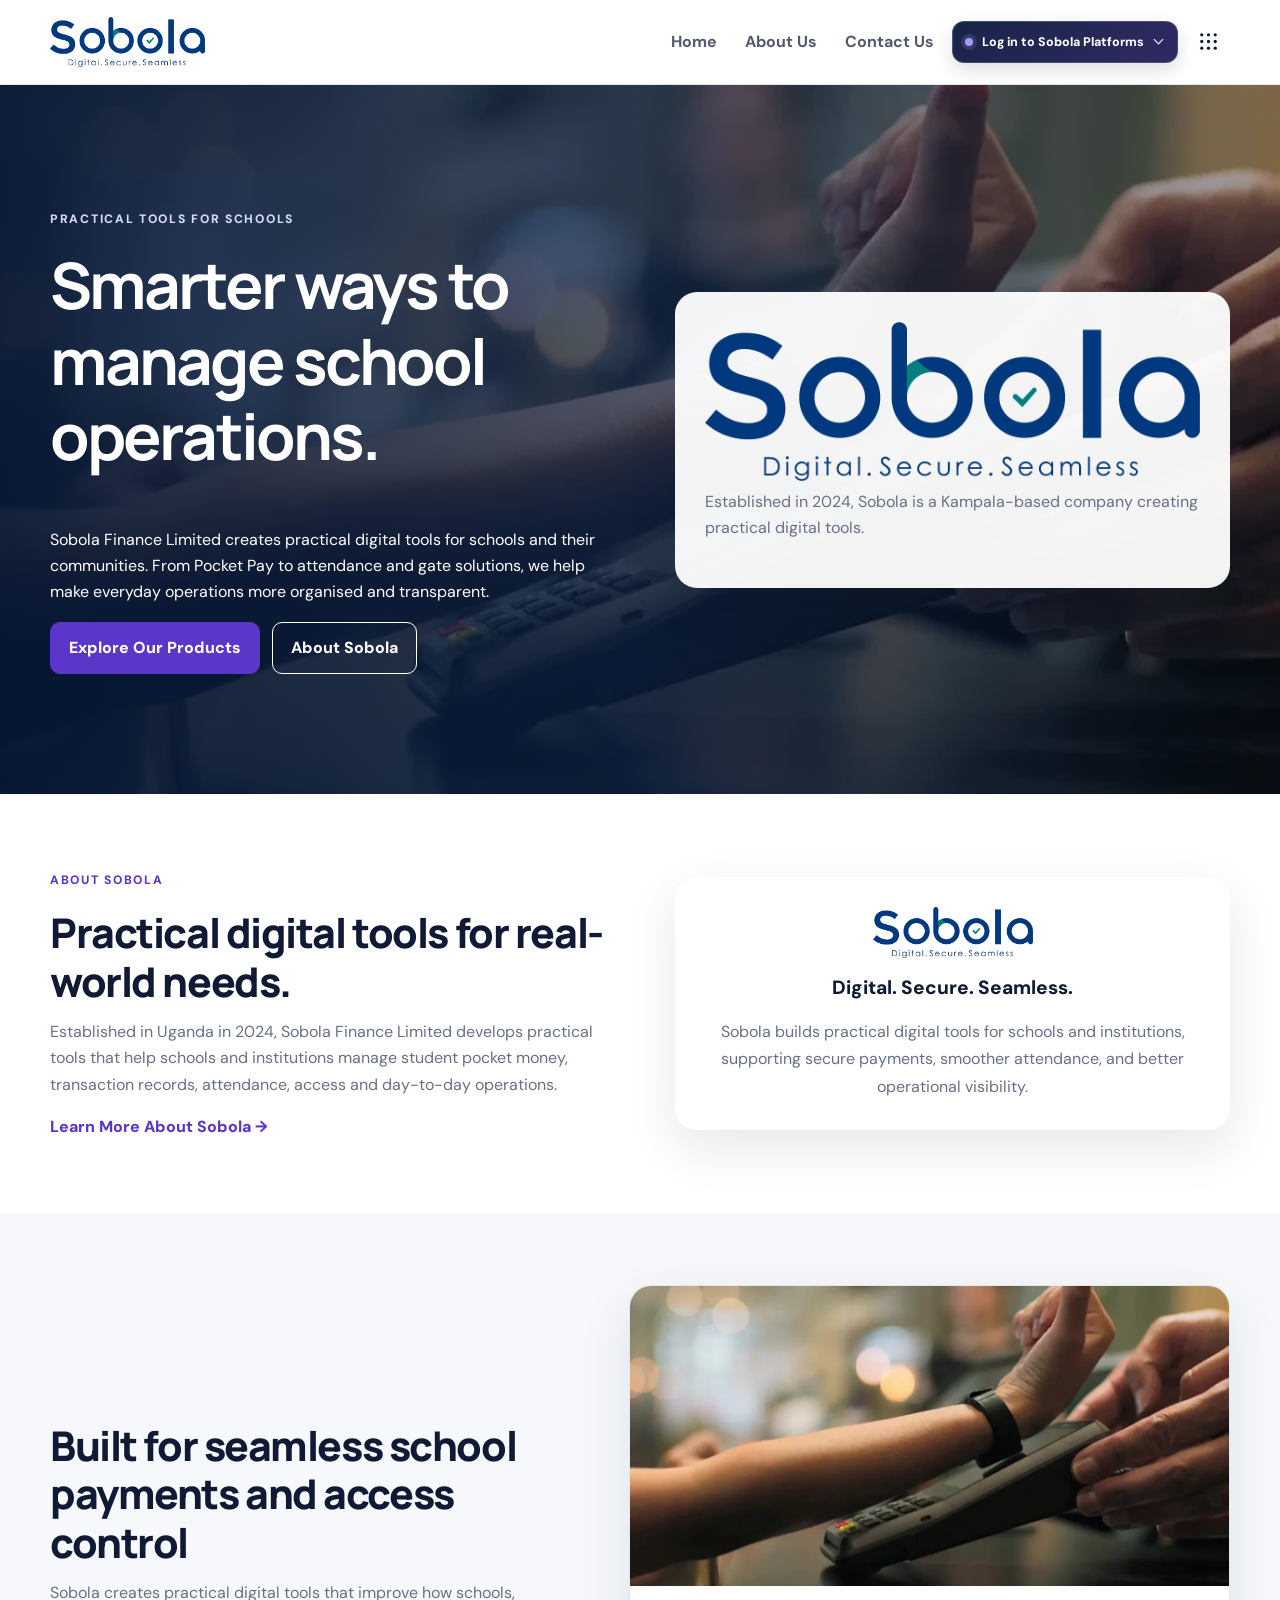
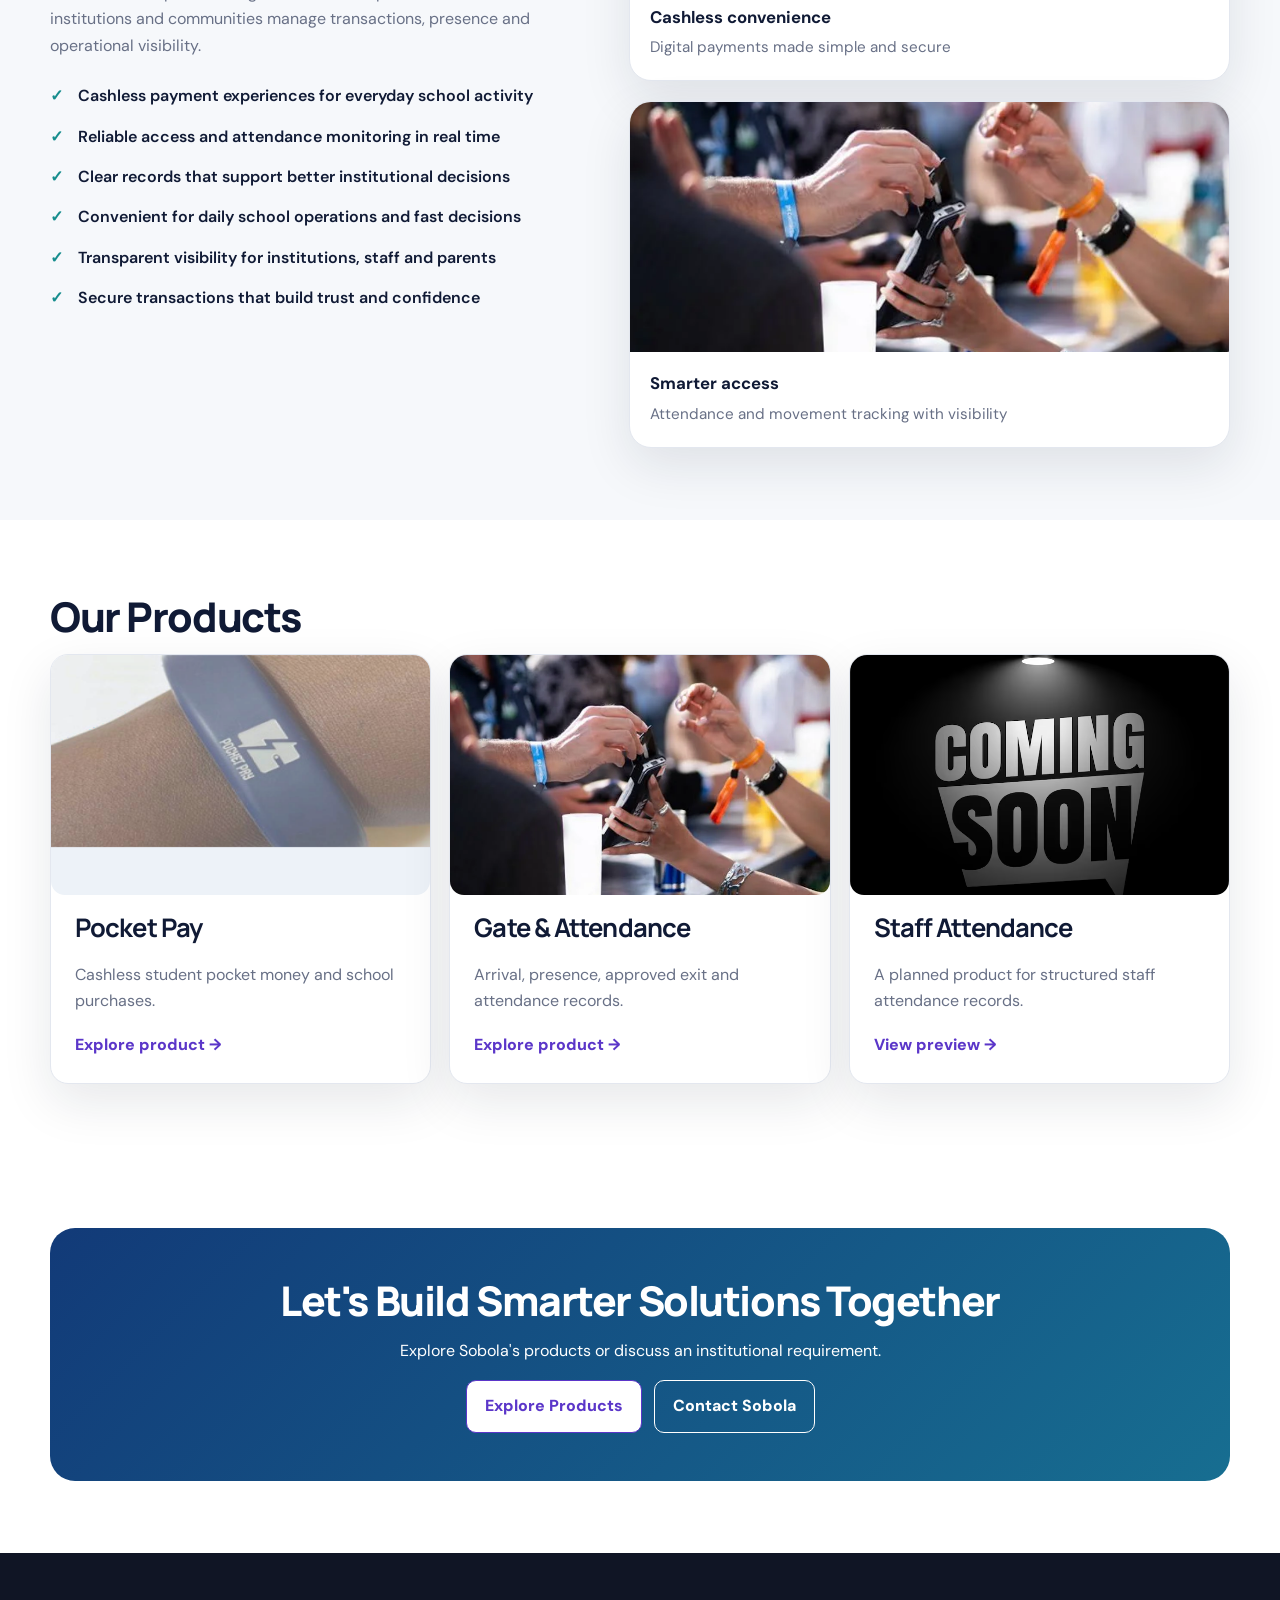
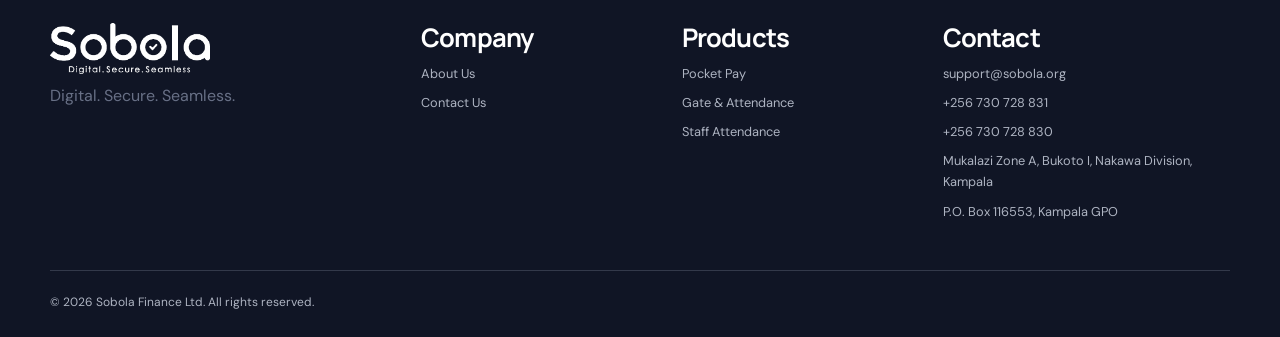
<file: index.html>
<!doctype html>
<html lang="en">
  <head>
    <meta charset="utf-8" />
    <meta name="viewport" content="width=device-width,initial-scale=1" />
    <title>Sobola Finance Uganda | School Payment &amp; Attendance Solutions</title>
    <meta
      name="description"
      content="Discover Sobola Finance's Pocket Pay, school attendance and gate solutions for schools and their communities in Uganda."
    />
    <meta name="theme-color" content="#5b35d5" />
    <meta name="robots" content="index, follow" />
    <meta
      property="og:title"
      content="Sobola Finance Uganda | School Payment &amp; Attendance Solutions"
    />
    <meta
      property="og:description"
      content="Discover Sobola Finance's Pocket Pay, school attendance and gate solutions for schools and their communities in Uganda."
    />
    <meta property="og:type" content="website" />
    <meta property="og:url" content="https://website.sobola.org/" />
    <meta property="og:image" content="https://website.sobola.org/assets/logos/sobola-logo.png" />
    <meta property="og:site_name" content="Sobola Finance Ltd" />
    <meta name="twitter:card" content="summary_large_image" />
    <link rel="canonical" href="https://website.sobola.org/" />
    <script type="application/ld+json">
      {
        "@context": "https://schema.org",
        "@type": "Organization",
        "name": "Sobola Finance Ltd",
        "alternateName": "Sobola Finance Limited",
        "url": "https://website.sobola.org/",
        "logo": "https://website.sobola.org/assets/logos/sobola-logo.png",
        "description": "Practical digital tools for schools, institutions, businesses, parents and communities in Uganda.",
        "email": "support@sobola.org",
        "telephone": "+256730728831",
        "address": {
          "@type": "PostalAddress",
          "streetAddress": "Mukalazi Zone A, Bukoto I, Nakawa Division",
          "addressLocality": "Kampala",
          "addressCountry": "UG",
          "postOfficeBoxNumber": "116553"
        },
        "areaServed": {
          "@type": "Country",
          "name": "Uganda"
        },
        "contactPoint": {
          "@type": "ContactPoint",
          "contactType": "customer support",
          "email": "support@sobola.org",
          "telephone": "+256730728831",
          "areaServed": "UG",
          "availableLanguage": "English"
        }
      }
    </script>
    <link rel="icon" type="image/png" href="assets/logos/sobola-logo.png" />
    <link
      rel="shortcut icon"
      type="image/png"
      href="assets/logos/sobola-logo.png"
    />
    <link rel="stylesheet" href="css/style.css" />
    <script defer src="js/script.js"></script>
  </head>
  <body>
    <a class="skip" href="#main">Skip to content</a>
    <header>
      <div class="container nav">
        <a href="index.html"
          ><img
            class="logo"
            src="assets/logos/sobola-logo.png"
            alt="Sobola Digital. Secure. Seamless" /></a
        ><button class="menu" aria-expanded="false">Menu</button>
        <nav>
          <a href="index.html" aria-current="page">Home</a
          ><a href="about.html">About Us</a>
          <a href="contact.html">Contact Us</a>
          <div class="login-menu">
            <button class="login-toggle" type="button" aria-expanded="false" aria-controls="login-options">Log in to Sobola Platforms</button>
            <div class="login-options" id="login-options" hidden>
              <p class="login-menu-title">Choose your portal</p>
              <a href="https://sobola.org/portal"><span class="login-role-icon" aria-hidden="true">P</span><span class="login-role-copy"><strong>Parent</strong><small>Student account and top-ups</small></span></a>
              <a href="https://sobola.org"><span class="login-role-icon" aria-hidden="true">S</span><span class="login-role-copy"><strong>School Admin</strong><small>School platform and records</small></span></a>
              <a href="https://sobola.org"><span class="login-role-icon" aria-hidden="true">A</span><span class="login-role-copy"><strong>Attendant</strong><small>Gate and attendance access</small></span></a>
              <a href="index.html"><span class="login-role-icon" aria-hidden="true">G</span><span class="login-role-copy"><strong>Guest User</strong><small>Browse the Sobola website</small></span></a>
              <a class="login-request" href="account-request.html"><span class="login-role-icon" aria-hidden="true">+</span><span class="login-role-copy"><strong>No Account?</strong><small>Request parent account access</small></span></a>
            </div>
          </div>
          <div class="product-launcher">
            <button
              class="launcher-toggle"
              type="button"
              aria-label="Sobola products"
              aria-expanded="false"
              aria-controls="sobola-products-panel"
              title="Sobola products"
            >
              <svg class="launcher-grid-icon" viewBox="0 0 24 24" aria-hidden="true">
                <circle cx="5" cy="5" r="1.7" />
                <circle cx="12" cy="5" r="1.7" />
                <circle cx="19" cy="5" r="1.7" />
                <circle cx="5" cy="12" r="1.7" />
                <circle cx="12" cy="12" r="1.7" />
                <circle cx="19" cy="12" r="1.7" />
                <circle cx="5" cy="19" r="1.7" />
                <circle cx="12" cy="19" r="1.7" />
                <circle cx="19" cy="19" r="1.7" />
              </svg>
              <span class="launcher-label">Products</span>
            </button>
            <div
              class="dropmenu"
              id="sobola-products-panel"
              aria-label="Sobola products"
              hidden
            >
              <div class="launcher-heading">
                <h2>Our products</h2>
                <p>Digital tools for schools and institutions</p>
              </div>
              <div class="launcher-grid">
                <a class="launcher-card" href="products/pocket-pay.html">
                  <span class="launcher-icon launcher-icon-pay" aria-hidden="true">
                    <svg viewBox="0 0 24 24">
                      <rect x="3.5" y="6" width="13" height="12" rx="3" />
                      <path d="M7 10h6M7 14h3m8-5c1.3 1 1.3 5 0 6m2-8c2.5 2 2.5 8 0 10" />
                    </svg>
                  </span>
                  <span><b>Pocket Pay</b><small>Cashless school payments</small></span>
                </a>
                <a class="launcher-card" href="products/gate-attendance.html">
                  <span class="launcher-icon launcher-icon-gate" aria-hidden="true">
                    <svg viewBox="0 0 24 24">
                      <path d="M5 20V5a2 2 0 0 1 2-2h10a2 2 0 0 1 2 2v15M9 20V8h6v12M3 20h18" />
                      <path d="m11 14 2 2 4-5" />
                    </svg>
                  </span>
                  <span><b>Gate & Attendance</b><small>Student check-in and exits</small></span>
                </a>
                <a class="launcher-card" href="products/staff-attendance.html">
                  <span class="launcher-icon launcher-icon-staff" aria-hidden="true">
                    <svg viewBox="0 0 24 24">
                      <circle cx="12" cy="8" r="4" />
                      <path d="M4 21a8 8 0 0 1 16 0M18 5.5a3 3 0 0 1 0 5.8M20 15a5 5 0 0 1 2 4" />
                    </svg>
                  </span>
                  <span><b>Staff Attendance</b><small>Planned product</small></span>
                </a>
              </div>
              <a class="launcher-all" href="products.html">Browse all products <span aria-hidden="true">→</span></a>
            </div>
          </div>
        </nav>
      </div>
    </header>
    <main id="main">
      <section class="hero homehero">
        <div class="shade"></div>
        <div class="container herogrid">
          <div>
            <span class="eyebrow light">Practical tools for schools</span>
            <h1>Smarter ways to manage school operations.</h1>
            <p>
              Sobola Finance Limited creates practical digital tools for
              schools and their communities. From Pocket Pay to attendance and
              gate solutions, we help make everyday operations more organised
              and transparent.
            </p>
            <div class="actions">
              <a class="btn" href="products.html">Explore Our Products</a
              ><a class="btn outline lightbtn" href="about.html"
                >About Sobola</a
              >
            </div>
          </div>
          <div class="brandcard">
            <img
              src="assets/logos/sobola-logo.png"
              alt="Sobola corporate logo"
            />
            <p>
              Established in 2024, Sobola is a Kampala-based company creating
              practical digital tools.
            </p>
          </div>
        </div>
      </section>
      <section class="section">
        <div class="container two">
          <div>
            <span class="eyebrow">About Sobola</span>
            <h2>Practical digital tools for real-world needs.</h2>
            <p>
              Established in Uganda in 2024, Sobola Finance Limited develops
              practical tools that help schools and institutions manage
              student pocket money, transaction records, attendance, access
              and day-to-day operations.
            </p>
            <a class="textlink" href="about.html">Learn More About Sobola →</a>
          </div>
          <div class="factbox">
            <img
              class="factbox-logo"
              src="assets/logos/sobola-logo.png"
              alt="Sobola Finance Ltd logo"
            />
            <p class="factbox-tagline">Digital. Secure. Seamless.</p>
            <p class="factbox-copy">
              Sobola builds practical digital tools for schools and
              institutions, supporting secure payments, smoother attendance, and
              better operational visibility.
            </p>
          </div>
        </div>
      </section>
      <section class="section soft">
        <div class="container feature-split">
          <div class="feature-copy">
      
            <h2>Built for seamless school payments and access control</h2>
            <p>
              Sobola creates practical digital tools that improve how schools,
              institutions and communities manage transactions, presence and
              operational visibility.
            </p>
            <ul class="checklist">
              <li>Cashless payment experiences for everyday school activity</li>
              <li>Reliable access and attendance monitoring in real time</li>
              <li>Clear records that support better institutional decisions</li>
              <li>Convenient for daily school operations and fast decisions</li>
              <li>Transparent visibility for institutions, staff and parents</li>
              <li>Secure transactions that build trust and confidence</li>
            </ul>
          </div>
          <div class="visual-stack">
            <div class="visual-card highlight">
              <img
                src="assets/images/wristband-payment-terminal.webp"
                alt="School payment terminal with digital transaction flow"
              />
              <div class="visual-caption">
                <strong>Cashless convenience</strong>
                <span>Digital payments made simple and secure</span>
              </div>
            </div>
            <div class="visual-card">
              <img
                src="assets/images/wristband-check-in.webp"
                alt="Wristband check-in system for secure attendance visibility"
              />
              <div class="visual-caption">
                <strong>Smarter access</strong>
                <span>Attendance and movement tracking with visibility</span>
              </div>
            </div>
          </div>
        </div>
      </section>
      <section class="section">
        <div class="container">
          <h2>Our Products</h2>
          <div class="grid3 products">
            <article class="product-card">
              <img
                class="media"
                src="assets/images/Picture3.png"
                alt="Pocket Pay wristband payment image"
              />
              <h3>Pocket Pay</h3>
              <p>Cashless student pocket money and school purchases.</p>
              <a href="products/pocket-pay.html">Explore product →</a>
            </article>
            <article class="product-card">
              <img
                class="media"
                src="assets/images/wristband-check-in.webp"
                alt="Wristband checked with a handheld device"
              />
              <h3>Gate & Attendance</h3>
              <p>Arrival, presence, approved exit and attendance records.</p>
              <a href="products/gate-attendance.html">Explore product →</a>
            </article>
            <article class="product-card">
              <img
                class="media"
                src="assets/images/coming%20soon.png"
                alt="Staff attendance coming soon"
              />
              <h3>Staff Attendance</h3>
              <p>A planned product for structured staff attendance records.</p>
              <a href="products/staff-attendance.html">View preview →</a>
            </article>
          </div>
        </div>
      </section>
      <section class="section">
        <div class="container cta">
          <h2>Let's Build Smarter Solutions Together</h2>
          <p>
            Explore Sobola's products or discuss an institutional requirement.
          </p>
          <div class="actions center">
            <a class="btn white" href="products.html">Explore Products</a
            ><a
              class="btn outline lightbtn"
              href="mailto:support@sobola.org?subject=Sobola%20Finance%20Enquiry"
              >Contact Sobola</a
            >
          </div>
        </div>
      </section>
    </main>
    <footer>
      <div class="container footergrid">
        <div>
          <img src="assets/logos/sobola-logo.png" alt="Sobola" />
          <p>Digital. Secure. Seamless.</p>
        </div>
        <div>
          <h3>Company</h3>
          <a href="about.html">About Us</a><a href="contact.html">Contact Us</a>
        </div>
        <div>
          <h3>Products</h3>
          <a href="products/pocket-pay.html">Pocket Pay</a
          ><a href="products/gate-attendance.html">Gate & Attendance</a
          ><a href="products/staff-attendance.html">Staff Attendance</a>
        </div>
        <div>
          <h3>Contact</h3>
          <a href="mailto:support@sobola.org">support@sobola.org</a
          ><a href="tel:+256730728831">+256 730 728 831</a
          ><a href="tel:+256730728830">+256 730 728 830</a
          ><span>Mukalazi Zone A, Bukoto I, Nakawa Division, Kampala</span
          ><span>P.O. Box 116553, Kampala GPO</span>
        </div>
      </div>
      <div class="container copyright">
        © 2026 Sobola Finance Ltd. All rights reserved.
      </div>
    </footer>
  </body>
</html>
</file>
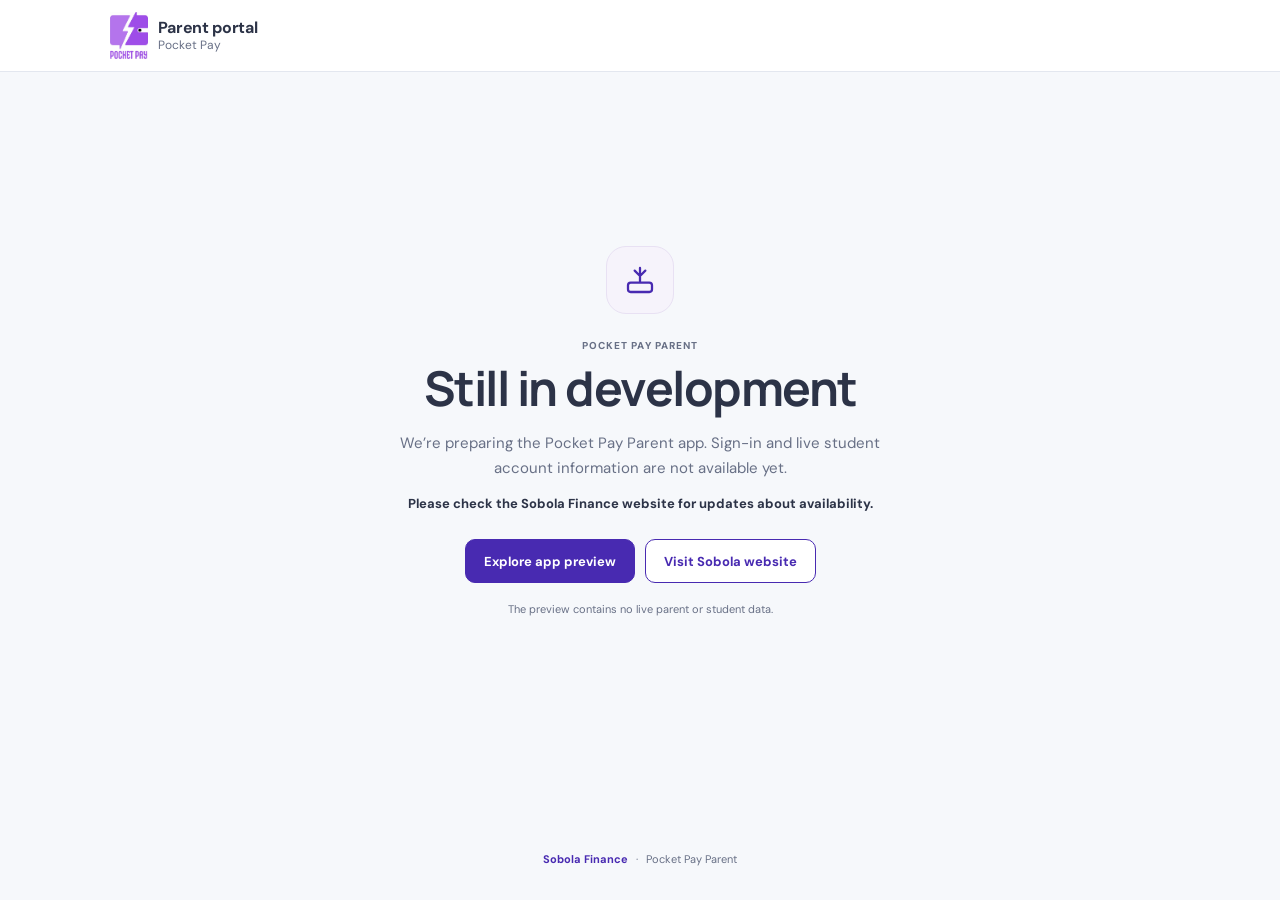
<file: parent-app/index.html>
<!doctype html>
<html lang="en">
  <head>
    <meta charset="utf-8" />
    <meta name="viewport" content="width=device-width, initial-scale=1, viewport-fit=cover" />
    <meta name="theme-color" content="#ffffff" />
    <meta name="description" content="Pocket Pay Parent is in development. Preview the app shell and check Sobola Finance for launch updates." />
    <meta name="apple-mobile-web-app-capable" content="yes" />
    <meta name="apple-mobile-web-app-status-bar-style" content="default" />
    <meta name="apple-mobile-web-app-title" content="Pocket Pay" />
    <link rel="manifest" href="./manifest.webmanifest" />
    <link rel="icon" href="./icon-192.png" type="image/png" />
    <link rel="apple-touch-icon" href="./icon-180.png" />
    <link rel="stylesheet" href="./styles.css" />
    <title>Pocket Pay Parent | Sobola Finance</title>
    <script defer src="./app.js"></script>
  </head>
  <body>
    <a class="skip-link" href="#main">Skip to content</a>
    <header class="topbar">
      <a class="brand" href="./" aria-label="Pocket Pay Parent home">
        <img src="./pocket-pay-logo.png" alt="Pocket Pay" width="38" height="48" />
        <span><strong>Parent portal</strong><small>Pocket Pay</small></span>
      </a>
      <button class="install-button" id="install-button" type="button" hidden>
        <svg viewBox="0 0 24 24" aria-hidden="true"><path d="M12 3v12m0 0 4-4m-4 4-4-4M5 17v3h14v-3" /></svg>
        <span>Install app</span>
      </button>
    </header>

    <main id="main">
      <section class="launch-screen" id="launch-screen" aria-labelledby="launch-title">
        <div class="launch-mark" aria-hidden="true">
          <svg viewBox="0 0 24 24"><path d="M12 3v6m0 0 4-4m-4 4L8 5m4 4v4m-7 8h14a2 2 0 0 0 2-2v-3a2 2 0 0 0-2-2H5a2 2 0 0 0-2 2v3a2 2 0 0 0 2 2Z" /></svg>
        </div>
        <p class="eyebrow">POCKET PAY PARENT</p>
        <h1 id="launch-title">Still in development</h1>
        <p class="launch-copy">We’re preparing the Pocket Pay Parent app. Sign-in and live student account information are not available yet.</p>
        <p class="launch-note">Please check the Sobola Finance website for updates about availability.</p>
        <div class="launch-actions">
          <button class="primary-button" id="preview-button" type="button">Explore app preview</button>
          <a class="secondary-button" href="../index.html">Visit Sobola website</a>
        </div>
        <p class="preview-disclaimer">The preview contains no live parent or student data.</p>
      </section>

      <div id="preview-app" hidden>
      <section class="welcome-row" aria-labelledby="welcome-title">
        <div>
          <p class="eyebrow">POCKET PAY</p>
          <h1 id="welcome-title">Parent dashboard</h1>
          <p class="welcome-copy">View a linked student account and its activity.</p>
        </div>
        <button class="back-home" id="exit-preview" type="button">
          <svg viewBox="0 0 24 24" aria-hidden="true"><path d="M19 12H5m7 7-7-7 7-7" /></svg>
          Back to welcome
        </button>
      </section>

      <nav class="tabs" aria-label="Parent app sections">
        <button class="tab is-active" type="button" data-view-target="overview" aria-pressed="true">
          <svg viewBox="0 0 24 24" aria-hidden="true"><path d="m3 10 9-7 9 7v10a1 1 0 0 1-1 1h-5v-7H9v7H4a1 1 0 0 1-1-1z" /></svg>
          Overview
        </button>
        <button class="tab" type="button" data-view-target="activity" aria-pressed="false">
          <svg viewBox="0 0 24 24" aria-hidden="true"><path d="M4 19V5m0 14h16M8 15l3-4 3 2 5-7" /></svg>
          Activity
        </button>
        <button class="tab" type="button" data-view-target="account" aria-pressed="false">
          <svg viewBox="0 0 24 24" aria-hidden="true"><circle cx="12" cy="8" r="4" /><path d="M4 21a8 8 0 0 1 16 0" /></svg>
          Account
        </button>
      </nav>

      <section class="app-view" id="overview" aria-label="Account overview">
        <div class="overview-grid">
          <article class="balance-card">
            <div class="card-topline">
              <span class="card-label">Available balance</span>
            </div>
            <p class="balance-amount" data-balance>—</p>
            <div class="balance-footer">
              <span class="student-chip">Student account</span>
              <span class="balance-caption">Sign-in required</span>
            </div>
          </article>

          <article class="spending-card">
            <div class="section-heading">
              <div><p class="eyebrow">ACCOUNT ACTIVITY</p><h2>Spending</h2></div>
            </div>
            <p class="spending-amount" data-spending>—</p>
            <p class="supporting-copy">Spending summary will appear when an account is linked.</p>
          </article>
        </div>

        <article class="panel activity-panel">
          <div class="panel-heading">
            <div><p class="eyebrow">ACCOUNT HISTORY</p><h2>Recent activity</h2></div>
            <button class="text-button" type="button" data-open-view="activity">View activity</button>
          </div>
          <p class="empty-state">Sign in to view transactions for a linked student account.</p>
        </article>

        <article class="school-card">
          <span class="school-icon" aria-hidden="true">
            <svg viewBox="0 0 24 24"><path d="M3 21h18M5 21V8l7-5 7 5v13M9 21v-6h6v6M9 10h.01M15 10h.01" /></svg>
          </span>
          <div><p class="eyebrow">STUDENT ACCOUNT</p><h2>Account not linked</h2><p>Sign in to view student and school details.</p></div>
          <a class="account-signin" href="https://sobola.org/portal">Sign in</a>
        </article>
      </section>

      <section class="app-view" id="activity" aria-label="Transaction activity" hidden>
        <div class="panel activity-panel full-activity">
          <div class="panel-heading">
            <div><p class="eyebrow">ACCOUNT HISTORY</p><h2>Activity</h2></div>
            <button class="back-home" type="button" data-open-view="overview">
              <svg viewBox="0 0 24 24" aria-hidden="true"><path d="M19 12H5m7 7-7-7 7-7" /></svg>
              Back to home
            </button>
          </div>
          <p class="empty-state">Sign in to view transactions for a linked student account.</p>
        </div>
      </section>

      <section class="app-view" id="account" aria-label="Parent account" hidden>
        <article class="panel parent-card">
          <div class="panel-heading">
            <p class="eyebrow">PARENT ACCOUNT</p>
            <button class="back-home" type="button" data-open-view="overview">
              <svg viewBox="0 0 24 24" aria-hidden="true"><path d="M19 12H5m7 7-7-7 7-7" /></svg>
              Back to home
            </button>
          </div>
          <div class="parent-profile"><span class="parent-icon" aria-hidden="true"><svg viewBox="0 0 24 24"><circle cx="12" cy="8" r="4" /><path d="M4 21a8 8 0 0 1 16 0" /></svg></span><div><h2>Sign in to Pocket Pay</h2><p>Access linked student accounts and balances.</p></div></div>
          <div class="account-row"><span>Account status</span><strong>Not signed in</strong></div>
          <a class="account-signin" href="https://sobola.org/portal">Sign in to your account</a>
        </article>
        <a class="support-link" href="mailto:support@sobola.org">Contact Sobola support <svg viewBox="0 0 24 24" aria-hidden="true"><path d="M5 12h14m-6-6 6 6-6 6" /></svg></a>
      </section>
      </div>

      <p class="app-message" id="app-message" role="status" aria-live="polite"></p>
    </main>

    <footer class="app-footer">
      <a href="../index.html">Sobola Finance</a><span>·</span><span>Pocket Pay Parent</span>
    </footer>
  </body>
</html>
</file>
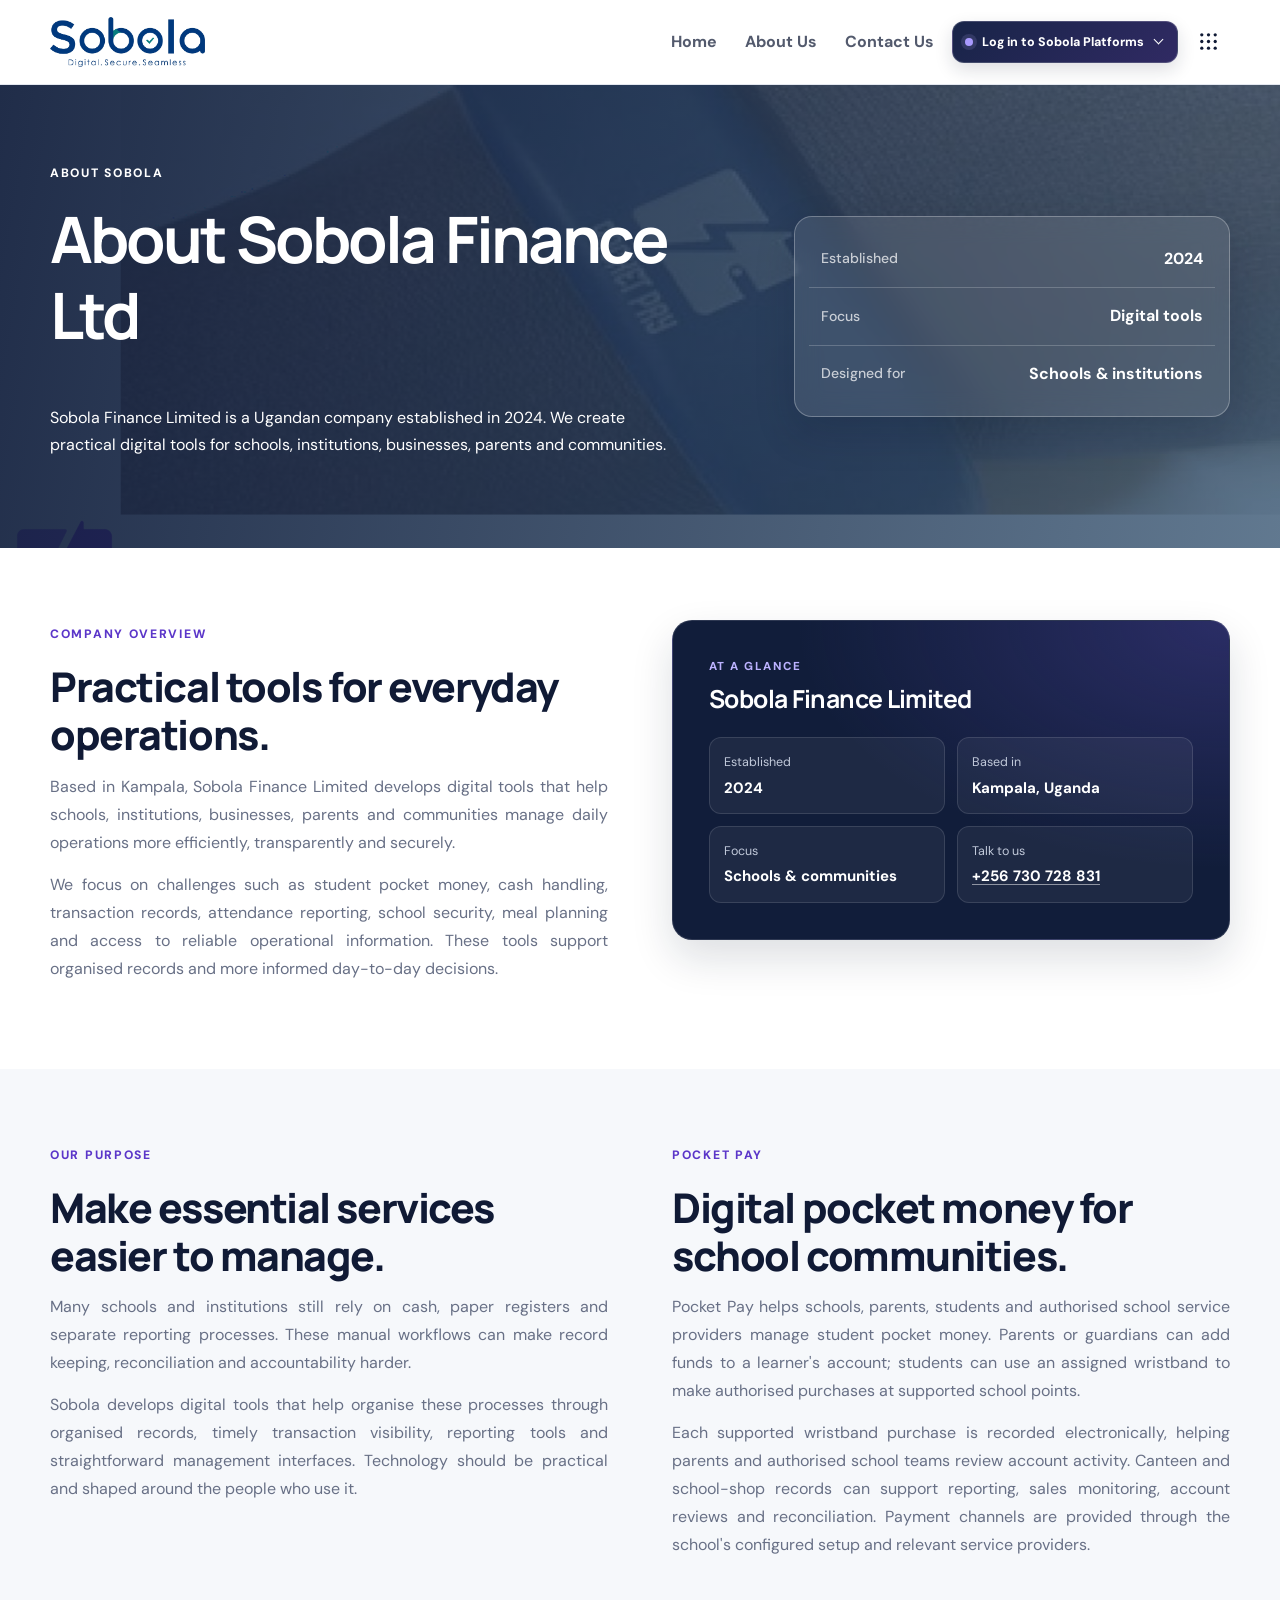
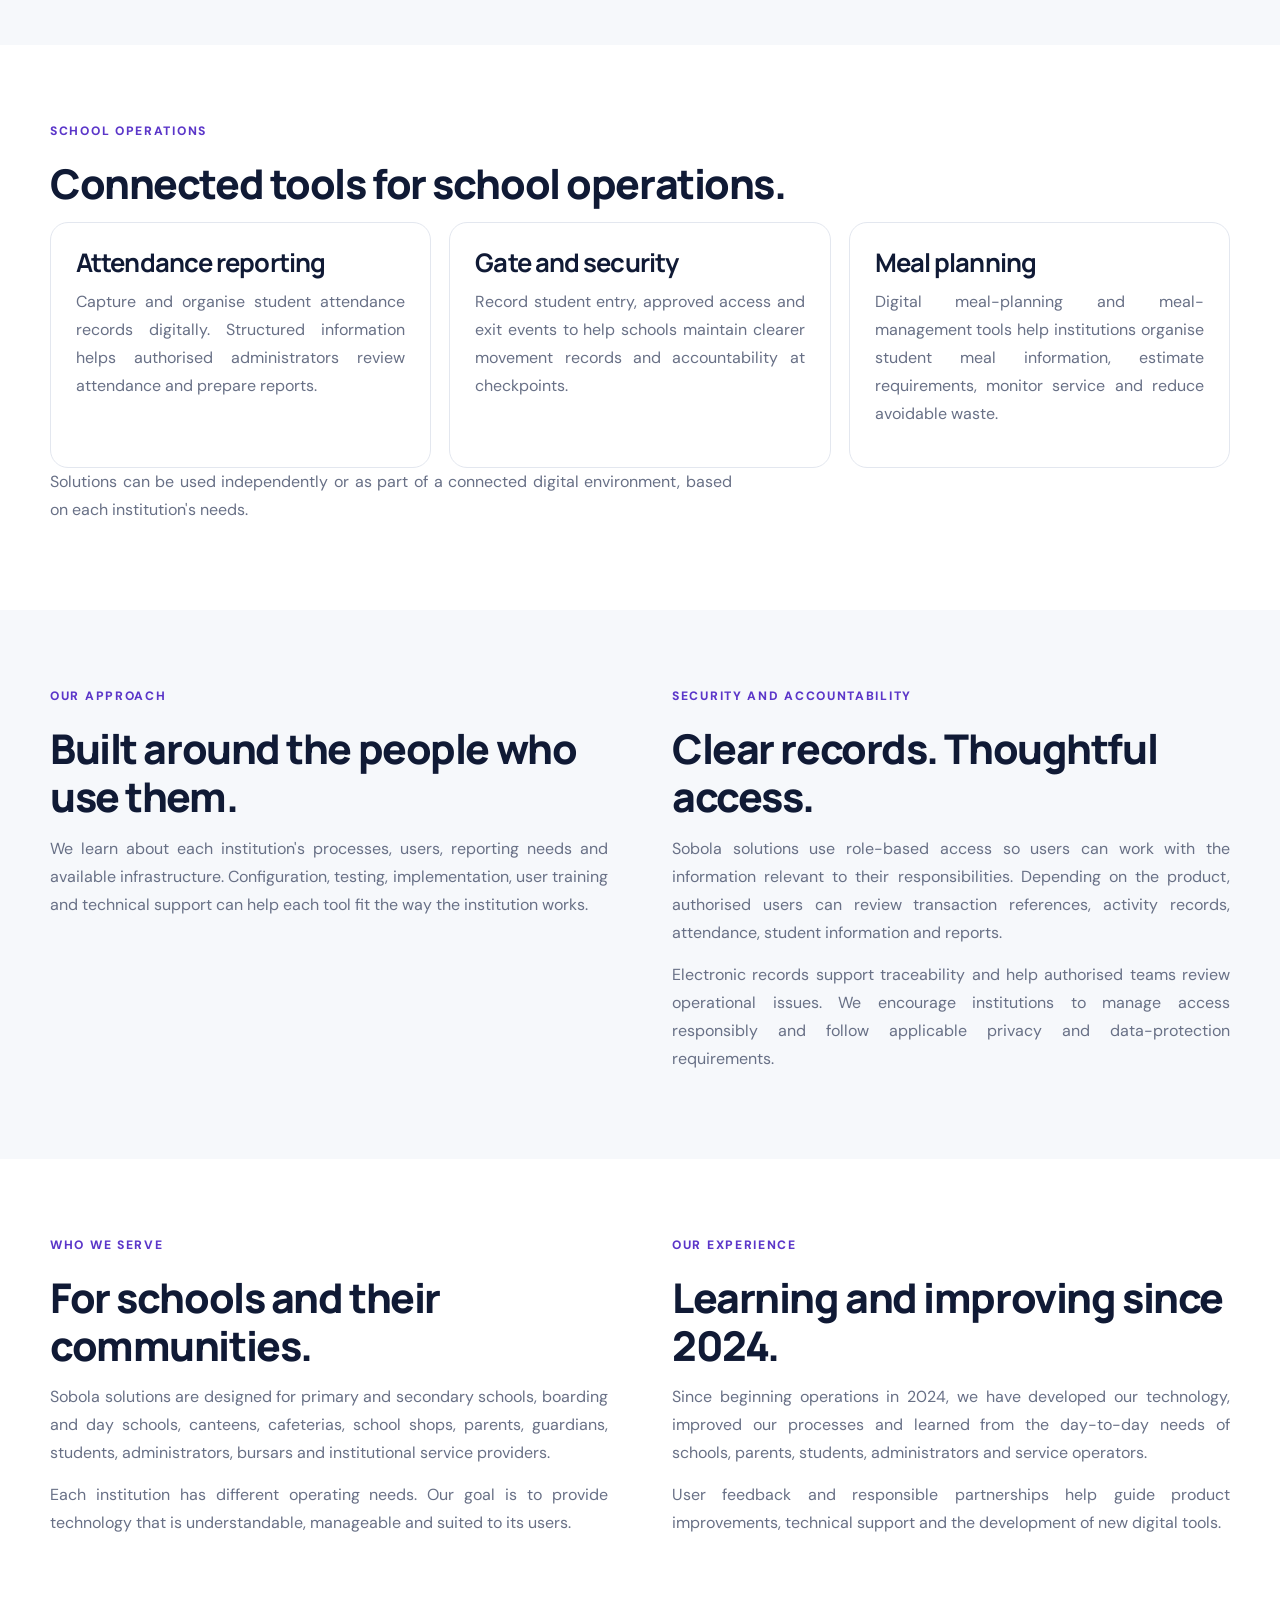
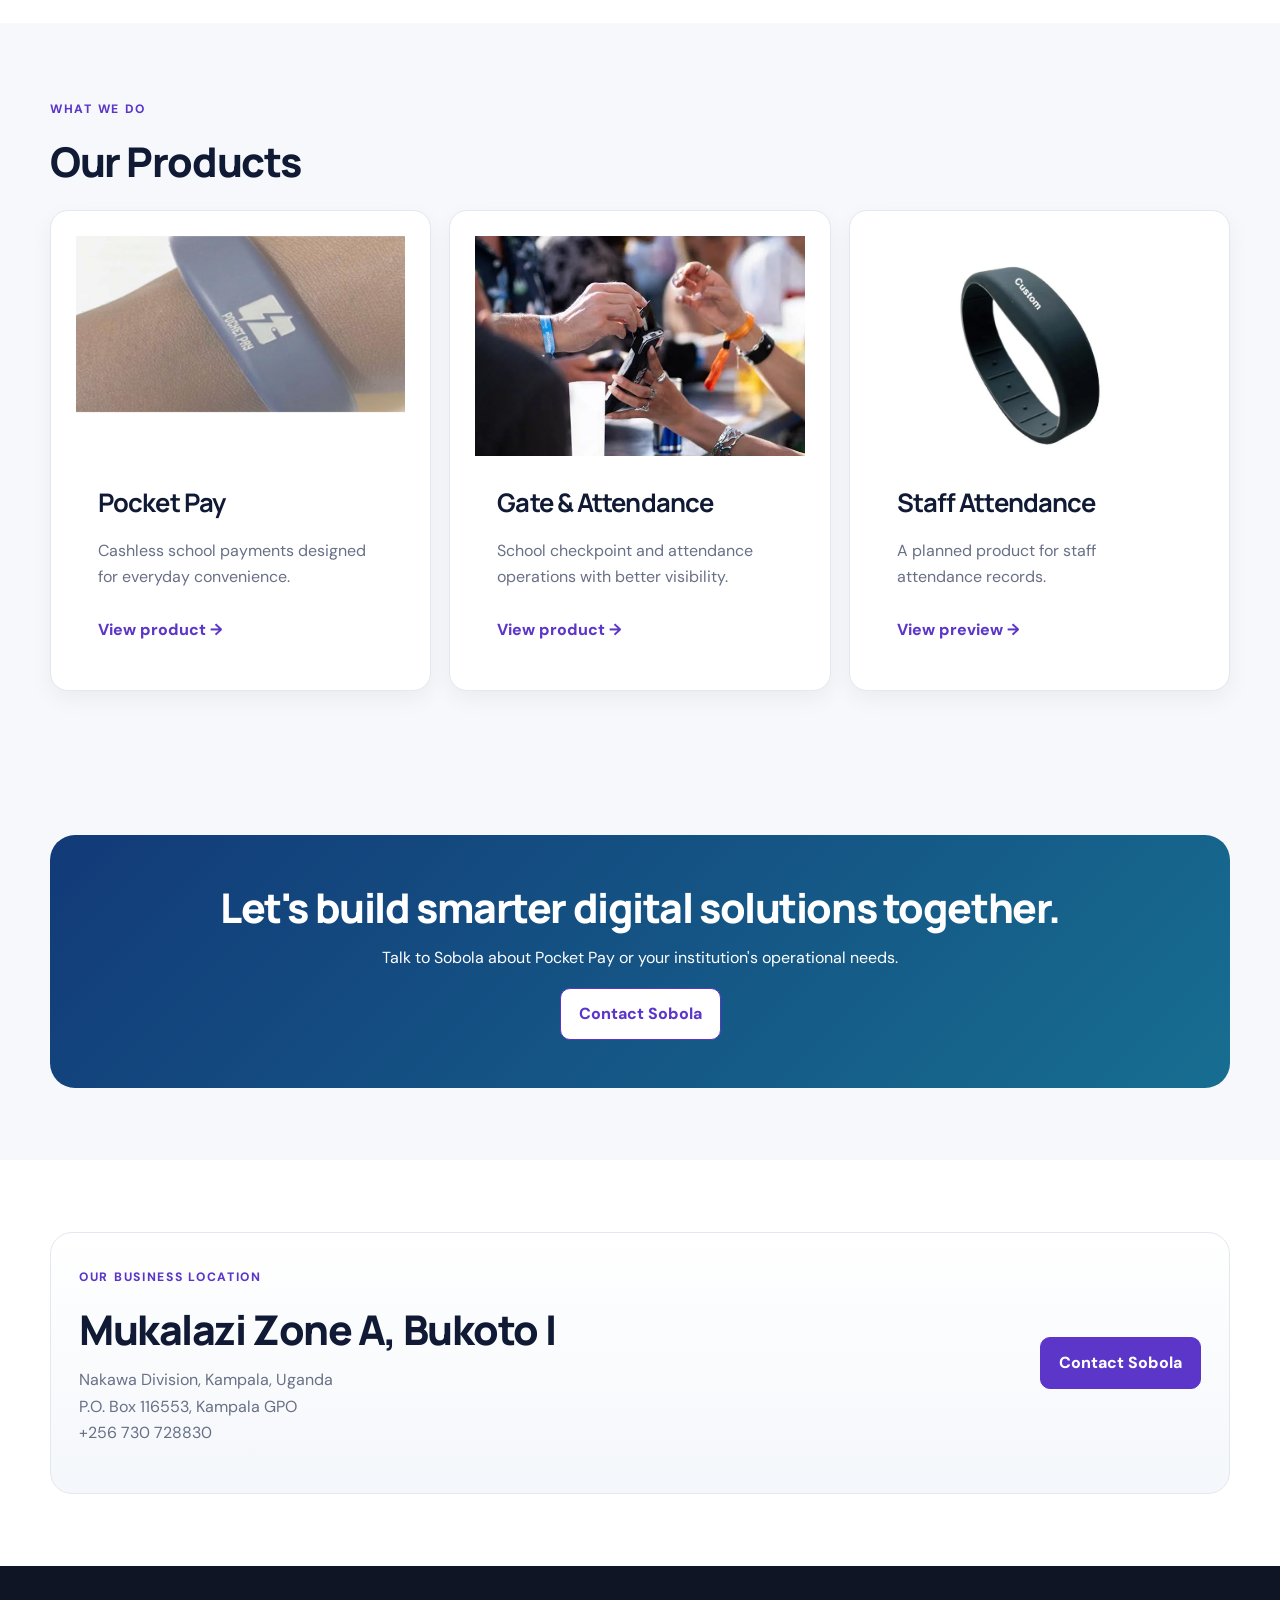
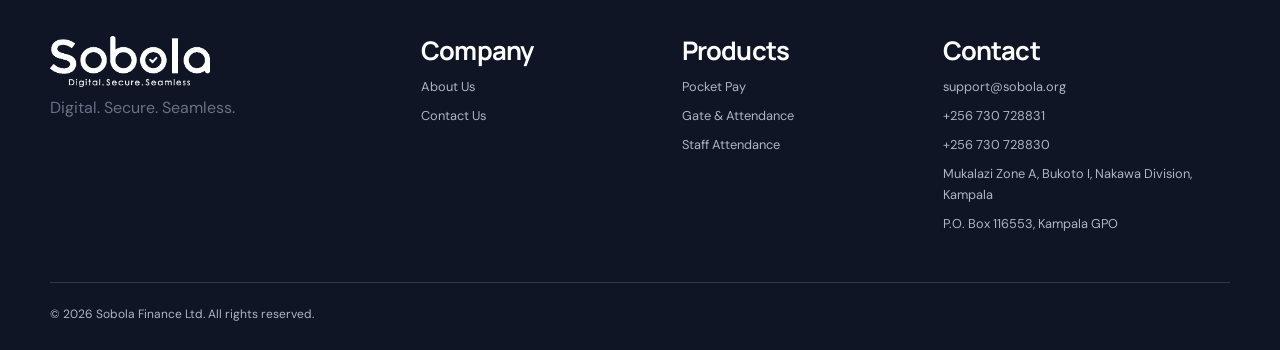
<file: about.html>
<!doctype html>
<html lang="en">
  <head>
    <meta charset="utf-8" />
    <meta name="viewport" content="width=device-width,initial-scale=1" />
    <title>About Sobola Finance Limited | Uganda</title>
    <meta
      name="description"
      content="Learn about Sobola Finance Limited and its practical digital tools for Pocket Pay, school attendance, gate operations and school communities."
    />
    <meta name="theme-color" content="#5b35d5" />
    <meta name="robots" content="index, follow" />
    <meta property="og:title" content="About Sobola Finance Limited | Uganda" />
    <meta
      property="og:description"
      content="Learn about Sobola Finance Limited and its practical digital tools for Pocket Pay, school attendance, gate operations and school communities."
    />
    <meta property="og:type" content="website" />
    <meta property="og:url" content="https://website.sobola.org/about.html" />
    <meta property="og:image" content="https://website.sobola.org/assets/logos/sobola-logo.png" />
    <link rel="canonical" href="https://website.sobola.org/about.html" />
    <link rel="icon" type="image/png" href="assets/logos/sobola-logo.png" />
    <link
      rel="shortcut icon"
      type="image/png"
      href="assets/logos/sobola-logo.png"
    />
    <link rel="stylesheet" href="css/style.css" />
    <script defer src="js/script.js"></script>
  </head>
  <body>
    <a class="skip" href="#main">Skip to content</a>
    <header>
      <div class="container nav">
        <a href="index.html"
          ><img
            class="logo"
            src="assets/logos/sobola-logo.png"
            alt="Sobola Digital. Secure. Seamless" /></a
        ><button class="menu" aria-expanded="false">Menu</button>
        <nav>
          <a href="index.html">Home</a
          ><a href="about.html" aria-current="page">About Us</a>
          <a href="contact.html">Contact Us</a>
          <div class="login-menu">
            <button class="login-toggle" type="button" aria-expanded="false" aria-controls="login-options">Log in to Sobola Platforms</button>
            <div class="login-options" id="login-options" hidden>
              <p class="login-menu-title">Choose your portal</p>
              <a href="https://sobola.org/portal"><span class="login-role-icon" aria-hidden="true">P</span><span class="login-role-copy"><strong>Parent</strong><small>Student account and top-ups</small></span></a>
              <a href="https://sobola.org"><span class="login-role-icon" aria-hidden="true">S</span><span class="login-role-copy"><strong>School Admin</strong><small>School platform and records</small></span></a>
              <a href="https://sobola.org"><span class="login-role-icon" aria-hidden="true">A</span><span class="login-role-copy"><strong>Attendant</strong><small>Gate and attendance access</small></span></a>
              <a href="index.html"><span class="login-role-icon" aria-hidden="true">G</span><span class="login-role-copy"><strong>Guest User</strong><small>Browse the Sobola website</small></span></a>
              <a class="login-request" href="account-request.html"><span class="login-role-icon" aria-hidden="true">+</span><span class="login-role-copy"><strong>No Account?</strong><small>Request parent account access</small></span></a>
            </div>
          </div>
          <div class="product-launcher">
            <button class="launcher-toggle" type="button" aria-label="Sobola products" aria-expanded="false" aria-controls="sobola-products-panel" title="Sobola products">
              <svg class="launcher-grid-icon" viewBox="0 0 24 24" aria-hidden="true">
                <circle cx="5" cy="5" r="1.7" /><circle cx="12" cy="5" r="1.7" /><circle cx="19" cy="5" r="1.7" />
                <circle cx="5" cy="12" r="1.7" /><circle cx="12" cy="12" r="1.7" /><circle cx="19" cy="12" r="1.7" />
                <circle cx="5" cy="19" r="1.7" /><circle cx="12" cy="19" r="1.7" /><circle cx="19" cy="19" r="1.7" />
              </svg>
              <span class="launcher-label">Products</span>
            </button>
            <div class="dropmenu" id="sobola-products-panel" aria-label="Sobola products" hidden>
              <div class="launcher-heading"><h2>Our products</h2><p>Digital tools for schools and institutions</p></div>
              <div class="launcher-grid">
                <a class="launcher-card" href="products/pocket-pay.html">
                  <span class="launcher-icon launcher-icon-pay" aria-hidden="true"><svg viewBox="0 0 24 24"><rect x="3.5" y="6" width="13" height="12" rx="3" /><path d="M7 10h6M7 14h3m8-5c1.3 1 1.3 5 0 6m2-8c2.5 2 2.5 8 0 10" /></svg></span>
                  <span><b>Pocket Pay</b><small>Cashless school payments</small></span>
                </a>
                <a class="launcher-card" href="products/gate-attendance.html">
                  <span class="launcher-icon launcher-icon-gate" aria-hidden="true"><svg viewBox="0 0 24 24"><path d="M5 20V5a2 2 0 0 1 2-2h10a2 2 0 0 1 2 2v15M9 20V8h6v12M3 20h18" /><path d="m11 14 2 2 4-5" /></svg></span>
                  <span><b>Gate & Attendance</b><small>Student check-in and exits</small></span>
                </a>
                <a class="launcher-card" href="products/staff-attendance.html">
                  <span class="launcher-icon launcher-icon-staff" aria-hidden="true"><svg viewBox="0 0 24 24"><circle cx="12" cy="8" r="4" /><path d="M4 21a8 8 0 0 1 16 0M18 5.5a3 3 0 0 1 0 5.8M20 15a5 5 0 0 1 2 4" /></svg></span>
                  <span><b>Staff Attendance</b><small>Planned product</small></span>
                </a>
              </div>
              <a class="launcher-all" href="products.html">Browse all products <span aria-hidden="true">→</span></a>
            </div>
          </div>
        </nav>
      </div>
    </header>
    <main id="main">
      <section class="pagehero about-hero">
        <div class="container about-hero-grid">
          <div class="about-hero-copy">
            <span class="eyebrow">About Sobola</span>
            <h1>About Sobola Finance Ltd</h1>
            <p>
              Sobola Finance Limited is a Ugandan company established in 2024.
              We create practical digital tools for schools, institutions,
              businesses, parents and communities.
            </p>
          </div>
          <div class="about-spotlight" aria-label="Sobola company overview">
            <div class="about-mini-stat">
              <strong>Established</strong>
              <span>2024</span>
            </div>
            <div class="about-mini-stat">
              <strong>Focus</strong>
              <span>Digital tools</span>
            </div>
            <div class="about-mini-stat">
              <strong>Designed for</strong>
              <span>Schools & institutions</span>
            </div>
          </div>
        </div>
      </section>
      <section class="section about-section">
        <div class="container two">
          <div>
            <span class="eyebrow">Company overview</span>
            <h2>Practical tools for everyday operations.</h2>
            <p>
              Based in Kampala, Sobola Finance Limited develops digital tools
              that help schools, institutions, businesses, parents and
              communities manage daily operations more efficiently,
              transparently and securely.
            </p>
            <p>
              We focus on challenges such as student pocket money, cash
              handling, transaction records, attendance reporting, school
              security, meal planning and access to reliable operational
              information. These tools support organised records and more
              informed day-to-day decisions.
            </p>
          </div>
          <aside class="about-factbox" aria-label="Sobola at a glance">
            <div class="about-factbox-heading">
              <span>At a glance</span>
              <h3>Sobola Finance Limited</h3>
            </div>
            <dl class="about-facts">
              <div>
                <dt>Established</dt>
                <dd>2024</dd>
              </div>
              <div>
                <dt>Based in</dt>
                <dd>Kampala, Uganda</dd>
              </div>
              <div>
                <dt>Focus</dt>
                <dd>Schools &amp; communities</dd>
              </div>
              <div>
                <dt>Talk to us</dt>
                <dd><a href="tel:+256730728831">+256 730 728 831</a></dd>
              </div>
            </dl>
          </aside>
        </div>
      </section>
      <section class="section soft about-section">
        <div class="container two">
          <div>
            <span class="eyebrow">Our purpose</span>
            <h2>Make essential services easier to manage.</h2>
            <p>
              Many schools and institutions still rely on cash, paper
              registers and separate reporting processes. These manual
              workflows can make record keeping, reconciliation and
              accountability harder.
            </p>
            <p>
              Sobola develops digital tools that help organise these processes
              through organised records, timely transaction visibility,
              reporting tools and straightforward management interfaces.
              Technology should be practical and shaped around the people who
              use it.
            </p>
          </div>
          <div>
            <span class="eyebrow">Pocket Pay</span>
            <h2>Digital pocket money for school communities.</h2>
            <p>
              Pocket Pay helps schools, parents, students and authorised
              school service providers manage student pocket money. Parents or
              guardians can add funds to a learner's account; students can use
              an assigned wristband to make authorised purchases at supported
              school points.
            </p>
            <p>
              Each supported wristband purchase is recorded electronically,
              helping parents and authorised school teams review account
              activity. Canteen and school-shop records can support reporting,
              sales monitoring, account reviews and reconciliation. Payment
              channels are provided through the school's configured setup and
              relevant service providers.
            </p>
          </div>
        </div>
      </section>
      <section class="section about-section">
        <div class="container">
          <span class="eyebrow">School operations</span>
          <h2>Connected tools for school operations.</h2>
          <div class="grid3">
            <article>
              <h3>Attendance reporting</h3>
              <p>
                Capture and organise student attendance records digitally.
                Structured information helps authorised administrators review
                attendance and prepare reports.
              </p>
            </article>
            <article>
              <h3>Gate and security</h3>
              <p>
                Record student entry, approved access and exit events to help
                schools maintain clearer movement records and accountability
                at checkpoints.
              </p>
            </article>
            <article>
              <h3>Meal planning</h3>
              <p>
                Digital meal-planning and meal-management tools help
                institutions organise student meal information, estimate
                requirements, monitor service and reduce avoidable waste.
              </p>
            </article>
          </div>
          <p>
            Solutions can be used independently or as part of a connected
            digital environment, based on each institution's needs.
          </p>
        </div>
      </section>
      <section class="section soft about-section">
        <div class="container two">
          <div>
            <span class="eyebrow">Our approach</span>
            <h2>Built around the people who use them.</h2>
            <p>
              We learn about each institution's processes, users, reporting
              needs and available infrastructure. Configuration, testing,
              implementation, user training and technical support can help
              each tool fit the way the institution works.
            </p>
          </div>
          <div>
            <span class="eyebrow">Security and accountability</span>
            <h2>Clear records. Thoughtful access.</h2>
            <p>
              Sobola solutions use role-based access so users can work with
              the information relevant to their responsibilities. Depending on
              the product, authorised users can review transaction references,
              activity records, attendance, student information and reports.
            </p>
            <p>
              Electronic records support traceability and help authorised
              teams review operational issues. We encourage institutions to
              manage access responsibly and follow applicable privacy and
              data-protection requirements.
            </p>
          </div>
        </div>
      </section>
      <section class="section about-section">
        <div class="container two">
          <div>
            <span class="eyebrow">Who we serve</span>
            <h2>For schools and their communities.</h2>
            <p>
              Sobola solutions are designed for primary and secondary schools,
              boarding and day schools, canteens, cafeterias, school shops,
              parents, guardians, students, administrators, bursars and
              institutional service providers.
            </p>
            <p>
              Each institution has different operating needs. Our goal is to
              provide technology that is understandable, manageable and
              suited to its users.
            </p>
          </div>
          <div>
            <span class="eyebrow">Our experience</span>
            <h2>Learning and improving since 2024.</h2>
            <p>
              Since beginning operations in 2024, we have developed our
              technology, improved our processes and learned from the
              day-to-day needs of schools, parents, students, administrators
              and service operators.
            </p>
            <p>
              User feedback and responsible partnerships help guide product
              improvements, technical support and the development of new
              digital tools.
            </p>
          </div>
        </div>
      </section>
      <section class="section soft">
        <div class="container">
          <div class="section-heading">
            <span class="eyebrow">What we do</span>
            <h2>Our Products</h2>
          </div>
          <div class="grid3 about-grid">
            <article class="company-card feature-card">
              <img
                class="media"
                src="assets/images/Picture3.png"
                alt="Pocket Pay wristband payment image"
              />
              <div class="card-copy">
                <h3>Pocket Pay</h3>
                <p>
                  Cashless school payments designed for everyday convenience.
                </p>
                <a href="products/pocket-pay.html">View product →</a>
              </div>
            </article>
            <article class="company-card feature-card">
              <img
                class="media"
                src="assets/images/wristband-check-in.webp"
                alt="Gate and attendance check-in system"
              />
              <div class="card-copy">
                <h3>Gate & Attendance</h3>
                <p>
                  School checkpoint and attendance operations with better
                  visibility.
                </p>
                <a href="products/gate-attendance.html">View product →</a>
              </div>
            </article>
            <article class="company-card feature-card">
              <img
                class="media"
                src="assets/images/wristband.jpg"
                alt="Staff attendance wristband"
              />
              <div class="card-copy">
                <h3>Staff Attendance</h3>
                <p>A planned product for staff attendance records.</p>
                <a href="products/staff-attendance.html">View preview →</a>
              </div>
            </article>
          </div>
        </div>
      </section>
      <section class="section soft">
        <div class="container cta">
          <h2>Let's build smarter digital solutions together.</h2>
          <p>
            Talk to Sobola about Pocket Pay or your
            institution's operational needs.
          </p>
          <a class="btn white" href="contact.html">Contact Sobola</a>
        </div>
      </section>
      <section class="section">
        <div class="container location about-location">
          <div>
            <span class="eyebrow">Our Business Location</span>
            <h2>Mukalazi Zone A, Bukoto I</h2>
            <p>
              Nakawa Division, Kampala, Uganda<br />P.O. Box 116553, Kampala
              GPO<br /><a href="tel:+256730728830">+256 730 728830</a>
            </p>
          </div>
          <a class="btn" href="contact.html">Contact Sobola</a>
        </div>
      </section>
    </main>
    <footer>
      <div class="container footergrid">
        <div>
          <img src="assets/logos/sobola-logo.png" alt="Sobola" />
          <p>Digital. Secure. Seamless.</p>
        </div>
        <div>
          <h3>Company</h3>
          <a href="about.html">About Us</a><a href="contact.html">Contact Us</a>
        </div>
        <div>
          <h3>Products</h3>
          <a href="products/pocket-pay.html">Pocket Pay</a
          ><a href="products/gate-attendance.html">Gate & Attendance</a
          ><a href="products/staff-attendance.html">Staff Attendance</a>
        </div>
        <div>
          <h3>Contact</h3>
          <a href="mailto:support@sobola.org">support@sobola.org</a
          ><a href="tel:+256730728831">+256 730 728831</a
          ><a href="tel:+256730728830">+256 730 728830</a>
          <span>Mukalazi Zone A, Bukoto I, Nakawa Division, Kampala</span
          ><span>P.O. Box 116553, Kampala GPO</span>
        </div>
      </div>
      <div class="container copyright">
        © 2026 Sobola Finance Ltd. All rights reserved.
      </div>
    </footer>
  </body>
</html>
</file>
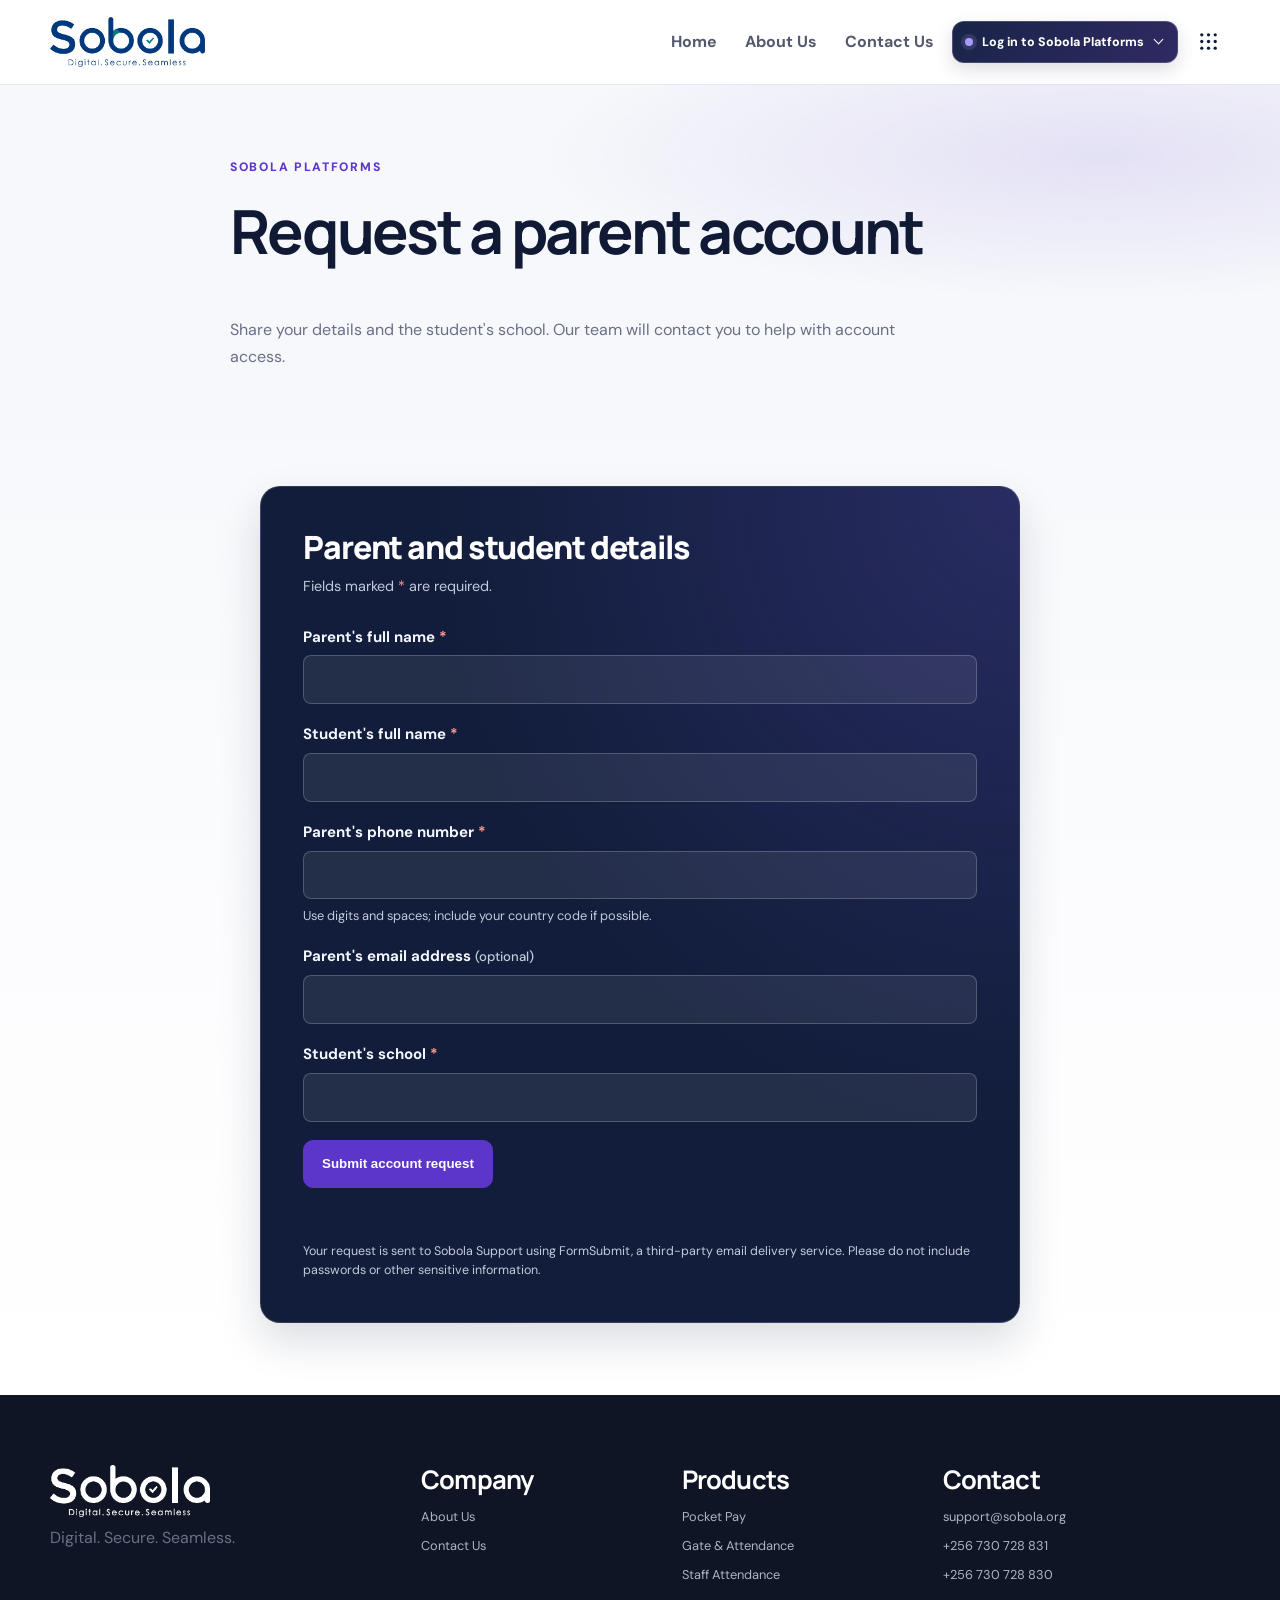
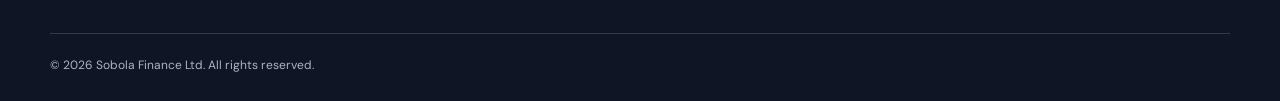
<file: account-request.html>
<!doctype html>
<html lang="en">
  <head>
    <meta charset="utf-8" />
    <meta name="viewport" content="width=device-width,initial-scale=1" />
    <title>Request a Sobola Platform Account</title>
    <meta
      name="description"
      content="Request access to a Sobola platform account for a parent and student."
    />
    <meta name="theme-color" content="#5b35d5" />
    <meta name="robots" content="noindex, follow" />
    <link rel="icon" type="image/png" href="assets/logos/sobola-logo.png" />
    <link rel="stylesheet" href="css/style.css" />
    <script defer src="js/script.js"></script>
  </head>
  <body>
    <a class="skip" href="#main">Skip to content</a>
    <header>
      <div class="container nav">
        <a href="index.html"
          ><img
            class="logo"
            src="assets/logos/sobola-logo.png"
            alt="Sobola Digital. Secure. Seamless"
        /></a>
        <button class="menu" aria-expanded="false">Menu</button>
        <nav>
          <a href="index.html">Home</a>
          <a href="about.html">About Us</a>
          <a href="contact.html">Contact Us</a>
          <div class="login-menu">
            <button
              class="login-toggle"
              type="button"
              aria-expanded="false"
              aria-controls="login-options"
            >
              Log in to Sobola Platforms
            </button>
            <div class="login-options" id="login-options" hidden>
              <p class="login-menu-title">Choose your portal</p>
              <a href="https://sobola.org/portal"><span class="login-role-icon" aria-hidden="true">P</span><span class="login-role-copy"><strong>Parent</strong><small>Student account and top-ups</small></span></a>
              <a href="https://sobola.org"><span class="login-role-icon" aria-hidden="true">S</span><span class="login-role-copy"><strong>School Admin</strong><small>School platform and records</small></span></a>
              <a href="https://sobola.org"><span class="login-role-icon" aria-hidden="true">A</span><span class="login-role-copy"><strong>Attendant</strong><small>Gate and attendance access</small></span></a>
              <a href="index.html"><span class="login-role-icon" aria-hidden="true">G</span><span class="login-role-copy"><strong>Guest User</strong><small>Browse the Sobola website</small></span></a>
              <a class="login-request" href="account-request.html"><span class="login-role-icon" aria-hidden="true">+</span><span class="login-role-copy"><strong>No Account?</strong><small>Request parent account access</small></span></a>
            </div>
          </div>
          <div class="product-launcher">
            <button
              class="launcher-toggle"
              type="button"
              aria-label="Sobola products"
              aria-expanded="false"
              aria-controls="sobola-products-panel"
              title="Sobola products"
            >
              <svg class="launcher-grid-icon" viewBox="0 0 24 24" aria-hidden="true">
                <circle cx="5" cy="5" r="1.7" />
                <circle cx="12" cy="5" r="1.7" />
                <circle cx="19" cy="5" r="1.7" />
                <circle cx="5" cy="12" r="1.7" />
                <circle cx="12" cy="12" r="1.7" />
                <circle cx="19" cy="12" r="1.7" />
                <circle cx="5" cy="19" r="1.7" />
                <circle cx="12" cy="19" r="1.7" />
                <circle cx="19" cy="19" r="1.7" />
              </svg>
              <span class="launcher-label">Products</span>
            </button>
            <div
              class="dropmenu"
              id="sobola-products-panel"
              aria-label="Sobola products"
              hidden
            >
              <div class="launcher-heading">
                <h2>Our products</h2>
                <p>Digital tools for schools and institutions</p>
              </div>
              <div class="launcher-grid">
                <a class="launcher-card" href="products/pocket-pay.html">
                  <span class="launcher-icon launcher-icon-pay" aria-hidden="true">
                    <svg viewBox="0 0 24 24">
                      <rect x="3.5" y="6" width="13" height="12" rx="3" />
                      <path d="M7 10h6M7 14h3m8-5c1.3 1 1.3 5 0 6m2-8c2.5 2 2.5 8 0 10" />
                    </svg>
                  </span>
                  <span><b>Pocket Pay</b><small>Cashless school payments</small></span>
                </a>
                <a class="launcher-card" href="products/gate-attendance.html">
                  <span class="launcher-icon launcher-icon-gate" aria-hidden="true">
                    <svg viewBox="0 0 24 24">
                      <path d="M5 20V5a2 2 0 0 1 2-2h10a2 2 0 0 1 2 2v15M9 20V8h6v12M3 20h18" />
                      <path d="m11 14 2 2 4-5" />
                    </svg>
                  </span>
                  <span><b>Gate &amp; Attendance</b><small>Student check-in and exits</small></span>
                </a>
                <a class="launcher-card" href="products/staff-attendance.html">
                  <span class="launcher-icon launcher-icon-staff" aria-hidden="true">
                    <svg viewBox="0 0 24 24">
                      <circle cx="12" cy="8" r="4" />
                      <path d="M4 21a8 8 0 0 1 16 0M18 5.5a3 3 0 0 1 0 5.8M20 15a5 5 0 0 1 2 4" />
                    </svg>
                  </span>
                  <span><b>Staff Attendance</b><small>Planned product</small></span>
                </a>
              </div>
              <a class="launcher-all" href="products.html"
                >Browse all products <span aria-hidden="true">→</span></a
              >
            </div>
          </div>
        </nav>
      </div>
    </header>
    <main id="main">
      <section class="pagehero account-hero">
        <div class="container">
          <span class="eyebrow">Sobola Platforms</span>
          <h1>Request a parent account</h1>
          <p>
            Share your details and the student's school. Our team will contact
            you to help with account access.
          </p>
        </div>
      </section>
      <section class="section account-section">
        <div class="container account-form-wrap">
          <form
            id="account-request-form"
            class="account-request-form"
            action="https://formsubmit.co/ajax/support@sobola.org"
            method="POST"
            data-success-message="Your request has been submitted successfully. You will be contacted within 24 hours."
          >
            <input
              type="hidden"
              name="_subject"
              value="Sobola platform parent account request"
            />
            <input type="hidden" name="_template" value="table" />
            <input type="hidden" name="_captcha" value="false" />
            <input type="hidden" name="_replyto" value="" />
            <input type="hidden" id="account_form_token" name="form_token" value="" />
            <input type="hidden" id="account_form_started" name="form_started" value="" />

            <div class="account-form-heading">
              <h2>Parent and student details</h2>
              <p>Fields marked <span aria-hidden="true">*</span> are required.</p>
            </div>
            <label>
              Parent's full name <span aria-hidden="true">*</span>
              <input
                name="parent_name"
                type="text"
                autocomplete="name"
                minlength="2"
                maxlength="120"
                required
              />
            </label>
            <label>
              Student's full name <span aria-hidden="true">*</span>
              <input
                name="student_name"
                type="text"
                autocomplete="off"
                minlength="2"
                maxlength="120"
                required
              />
            </label>
            <label>
              Parent's phone number <span aria-hidden="true">*</span>
              <input
                name="parent_phone"
                type="tel"
                autocomplete="tel"
                inputmode="tel"
                pattern="\+?[0-9 ]{7,20}"
                minlength="7"
                maxlength="20"
                aria-describedby="phone-help"
                required
              />
              <small id="phone-help">Use digits and spaces; include your country code if possible.</small>
            </label>
            <label>
              Parent's email address <span>(optional)</span>
              <input
                name="parent_email"
                type="email"
                autocomplete="email"
                maxlength="254"
              />
            </label>
            <label>
              Student's school <span aria-hidden="true">*</span>
              <input
                name="student_school"
                type="text"
                autocomplete="organization"
                minlength="2"
                maxlength="160"
                required
              />
            </label>

            <div class="hp-field" aria-hidden="true">
              <label for="account_honey">Leave this field empty</label>
              <input
                type="text"
                id="account_honey"
                name="_honey"
                tabindex="-1"
                autocomplete="off"
                aria-hidden="true"
              />
            </div>

            <button class="btn account-submit" id="account-submit" type="submit">
              <span class="button-label">Submit account request</span>
              <span class="loading-spinner" aria-hidden="true" hidden></span>
            </button>
            <p
              id="accountFormStatus"
              class="account-form-status"
              role="status"
              aria-live="polite"
            ></p>
            <p class="account-privacy">
              Your request is sent to Sobola Support using FormSubmit, a
              third-party email delivery service. Please do not include
              passwords or other sensitive information.
            </p>
          </form>
        </div>
      </section>
    </main>
    <footer>
      <div class="container footergrid">
        <div>
          <img src="assets/logos/sobola-logo.png" alt="Sobola" />
          <p>Digital. Secure. Seamless.</p>
        </div>
        <div>
          <h3>Company</h3>
          <a href="about.html">About Us</a>
          <a href="contact.html">Contact Us</a>
        </div>
        <div>
          <h3>Products</h3>
          <a href="products/pocket-pay.html">Pocket Pay</a>
          <a href="products/gate-attendance.html">Gate &amp; Attendance</a>
          <a href="products/staff-attendance.html">Staff Attendance</a>
        </div>
        <div>
          <h3>Contact</h3>
          <a href="mailto:support@sobola.org">support@sobola.org</a>
          <a href="tel:+256730728831">+256 730 728 831</a>
          <a href="tel:+256730728830">+256 730 728 830</a>
        </div>
      </div>
      <div class="container copyright">
        © 2026 Sobola Finance Ltd. All rights reserved.
      </div>
    </footer>
  </body>
</html>
</file>
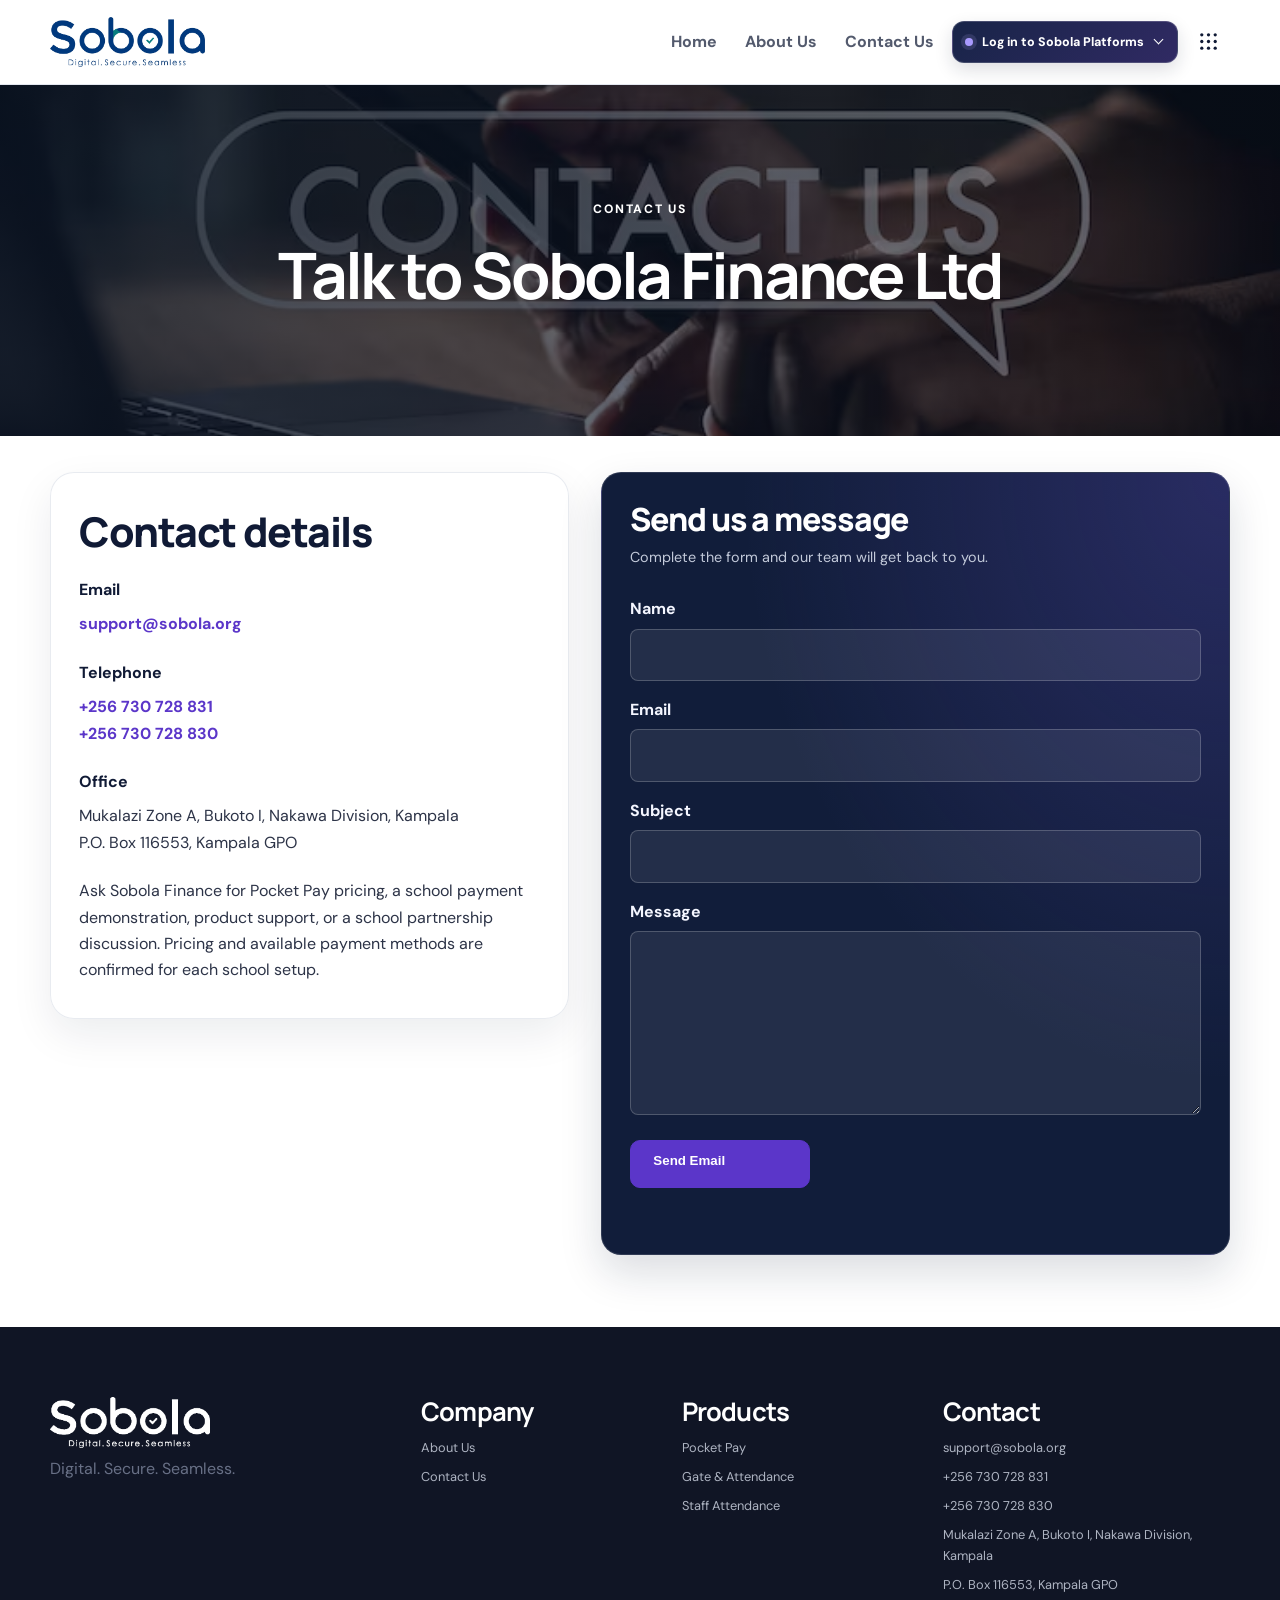
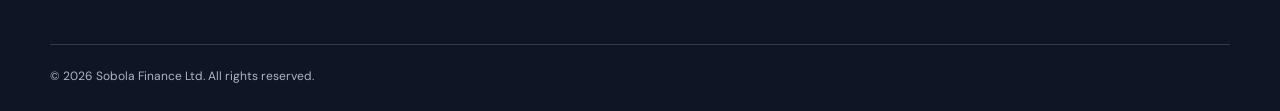
<file: contact.html>
<!doctype html>
<html lang="en">
  <head>
    <meta charset="utf-8" />
    <meta name="viewport" content="width=device-width,initial-scale=1" />
    <title>Contact Sobola Finance Uganda | Pocket Pay Demo & Support</title>
    <meta
      name="description"
      content="Contact Sobola Finance Ltd in Kampala, Uganda for Pocket Pay school payment support, a product demonstration, pricing enquiries and attendance solutions."
    />
    <meta name="theme-color" content="#5b35d5" />
    <meta name="robots" content="index, follow" />
    <meta property="og:title" content="Contact Sobola Finance Uganda | Pocket Pay Demo & Support" />
    <meta
      property="og:description"
      content="Contact Sobola Finance Ltd in Kampala, Uganda for Pocket Pay school payment support, a product demonstration, pricing enquiries and attendance solutions."
    />
    <meta property="og:type" content="website" />
    <meta property="og:url" content="https://website.sobola.org/contact.html" />
    <meta property="og:image" content="https://website.sobola.org/assets/logos/sobola-logo.png" />
    <link rel="canonical" href="https://website.sobola.org/contact.html" />
    <link rel="icon" type="image/png" href="assets/logos/sobola-logo.png" />
    <link
      rel="shortcut icon"
      type="image/png"
      href="assets/logos/sobola-logo.png"
    />
    <link rel="stylesheet" href="css/style.css" />
    <script defer src="js/script.js"></script>
  </head>
  <body>
    <a class="skip" href="#main">Skip to content</a>
    <header>
      <div class="container nav">
        <a href="index.html"
          ><img
            class="logo"
            src="assets/logos/sobola-logo.png"
            alt="Sobola Digital. Secure. Seamless" /></a
        ><button class="menu" aria-expanded="false">Menu</button>
        <nav>
          <a href="index.html">Home</a><a href="about.html">About Us</a>
          <a href="contact.html" aria-current="page">Contact Us</a>
          <div class="login-menu">
            <button class="login-toggle" type="button" aria-expanded="false" aria-controls="login-options">Log in to Sobola Platforms</button>
            <div class="login-options" id="login-options" hidden>
              <p class="login-menu-title">Choose your portal</p>
              <a href="https://sobola.org/portal"><span class="login-role-icon" aria-hidden="true">P</span><span class="login-role-copy"><strong>Parent</strong><small>Student account and top-ups</small></span></a>
              <a href="https://sobola.org"><span class="login-role-icon" aria-hidden="true">S</span><span class="login-role-copy"><strong>School Admin</strong><small>School platform and records</small></span></a>
              <a href="https://sobola.org"><span class="login-role-icon" aria-hidden="true">A</span><span class="login-role-copy"><strong>Attendant</strong><small>Gate and attendance access</small></span></a>
              <a href="index.html"><span class="login-role-icon" aria-hidden="true">G</span><span class="login-role-copy"><strong>Guest User</strong><small>Browse the Sobola website</small></span></a>
              <a class="login-request" href="account-request.html"><span class="login-role-icon" aria-hidden="true">+</span><span class="login-role-copy"><strong>No Account?</strong><small>Request parent account access</small></span></a>
            </div>
          </div>
          <div class="product-launcher">
            <button class="launcher-toggle" type="button" aria-label="Sobola products" aria-expanded="false" aria-controls="sobola-products-panel" title="Sobola products">
              <svg class="launcher-grid-icon" viewBox="0 0 24 24" aria-hidden="true">
                <circle cx="5" cy="5" r="1.7" /><circle cx="12" cy="5" r="1.7" /><circle cx="19" cy="5" r="1.7" />
                <circle cx="5" cy="12" r="1.7" /><circle cx="12" cy="12" r="1.7" /><circle cx="19" cy="12" r="1.7" />
                <circle cx="5" cy="19" r="1.7" /><circle cx="12" cy="19" r="1.7" /><circle cx="19" cy="19" r="1.7" />
              </svg>
              <span class="launcher-label">Products</span>
            </button>
            <div class="dropmenu" id="sobola-products-panel" aria-label="Sobola products" hidden>
              <div class="launcher-heading"><h2>Our products</h2><p>Digital tools for schools and institutions</p></div>
              <div class="launcher-grid">
                <a class="launcher-card" href="products/pocket-pay.html">
                  <span class="launcher-icon launcher-icon-pay" aria-hidden="true"><svg viewBox="0 0 24 24"><rect x="3.5" y="6" width="13" height="12" rx="3" /><path d="M7 10h6M7 14h3m8-5c1.3 1 1.3 5 0 6m2-8c2.5 2 2.5 8 0 10" /></svg></span>
                  <span><b>Pocket Pay</b><small>Cashless school payments</small></span>
                </a>
                <a class="launcher-card" href="products/gate-attendance.html">
                  <span class="launcher-icon launcher-icon-gate" aria-hidden="true"><svg viewBox="0 0 24 24"><path d="M5 20V5a2 2 0 0 1 2-2h10a2 2 0 0 1 2 2v15M9 20V8h6v12M3 20h18" /><path d="m11 14 2 2 4-5" /></svg></span>
                  <span><b>Gate & Attendance</b><small>Student check-in and exits</small></span>
                </a>
                <a class="launcher-card" href="products/staff-attendance.html">
                  <span class="launcher-icon launcher-icon-staff" aria-hidden="true"><svg viewBox="0 0 24 24"><circle cx="12" cy="8" r="4" /><path d="M4 21a8 8 0 0 1 16 0M18 5.5a3 3 0 0 1 0 5.8M20 15a5 5 0 0 1 2 4" /></svg></span>
                  <span><b>Staff Attendance</b><small>Planned product</small></span>
                </a>
              </div>
              <a class="launcher-all" href="products.html">Browse all products <span aria-hidden="true">→</span></a>
            </div>
          </div>
        </nav>
      </div>
    </header>
    <main id="main">
      <section class="contact-hero">
        <div class="container contact-hero-inner">
          <span class="eyebrow">Contact us</span>
          <h1>Talk to Sobola Finance Ltd</h1>
        </div>
      </section>
      <section class="section contact-section">
        <div class="container contact-grid">
          <div class="contact-panel">
            <h2>Contact details</h2>
            <div class="contact-list">
              <p>
                <b>Email</b><br /><a href="mailto:support@sobola.org"
                  >support@sobola.org</a
                >
              </p>
              <p>
                <b>Telephone</b><br /><a href="tel:+256730728831"
                  >+256 730 728 831</a
                ><br /><a href="tel:+256730728830">+256 730 728 830</a>
              </p>
              <p>
                <b>Office</b><br />Mukalazi Zone A, Bukoto I, Nakawa Division,
                Kampala<br />P.O. Box 116553, Kampala GPO
              </p>
              <p>
                Ask Sobola Finance for Pocket Pay pricing, a school payment
                demonstration, product support, or a school partnership
                discussion. Pricing and available payment methods are confirmed
                for each school setup.
              </p>
            </div>
          </div>
          <div class="contact-form-panel">
            <form id="contact-form" action="https://formsubmit.co/ajax/support@sobola.org" method="POST">
              <input type="hidden" name="_captcha" value="false" />
              <input type="hidden" name="_subject" value="New message from Sobola Finance Ltd website" />
              <input type="hidden" name="_template" value="table" />
              <input type="hidden" name="_replyto" value="" />

              <div class="account-form-heading contact-form-heading">
                <h2>Send us a message</h2>
                <p>Complete the form and our team will get back to you.</p>
              </div>
              <label>Name<input required name="name" autocomplete="name" /></label>
              <label>Email<input required type="email" name="email" autocomplete="email" /></label>
              <label>
                Subject
                <input required name="subject" type="text" autocomplete="off" />
              </label>
              <label>
                Message
                <textarea required name="message" rows="6" autocomplete="off"></textarea>
              </label>

              <div class="hp-field" aria-hidden="true">
                <label for="company_website">Leave this field empty</label>
                <input
                  type="text"
                  id="company_website"
                  name="company_website"
                  tabindex="-1"
                  autocomplete="off"
                  aria-hidden="true"
                />
              </div>

              <input type="hidden" id="form_token" name="form_token" value="" />
              <input type="hidden" id="form_started" name="form_started" value="" />

              <button class="btn contact-submit" id="sendButton" type="submit">
                <span id="buttonText">Send Email</span>
                <span class="loading-spinner" aria-hidden="true" hidden></span>
              </button>
              <p id="formStatus" role="status" aria-live="polite"></p>
            </form>
          </div>
        </div>
      </section>
    </main>
    <footer>
      <div class="container footergrid">
        <div>
          <img src="assets/logos/sobola-logo.png" alt="Sobola" />
          <p>Digital. Secure. Seamless.</p>
        </div>
        <div>
          <h3>Company</h3>
          <a href="about.html">About Us</a><a href="contact.html">Contact Us</a>
        </div>
        <div>
          <h3>Products</h3>
          <a href="products/pocket-pay.html">Pocket Pay</a
          ><a href="products/gate-attendance.html">Gate & Attendance</a
          ><a href="products/staff-attendance.html">Staff Attendance</a>
        </div>
        <div>
          <h3>Contact</h3>
          <a href="mailto:support@sobola.org">support@sobola.org</a
          ><a href="tel:+256730728831">+256 730 728 831</a
          ><a href="tel:+256730728830">+256 730 728 830</a
          ><span>Mukalazi Zone A, Bukoto I, Nakawa Division, Kampala</span
          ><span>P.O. Box 116553, Kampala GPO</span>
        </div>
      </div>
      <div class="container copyright">
        © 2026 Sobola Finance Ltd. All rights reserved.
      </div>
    </footer>
  </body>
</html>
</file>
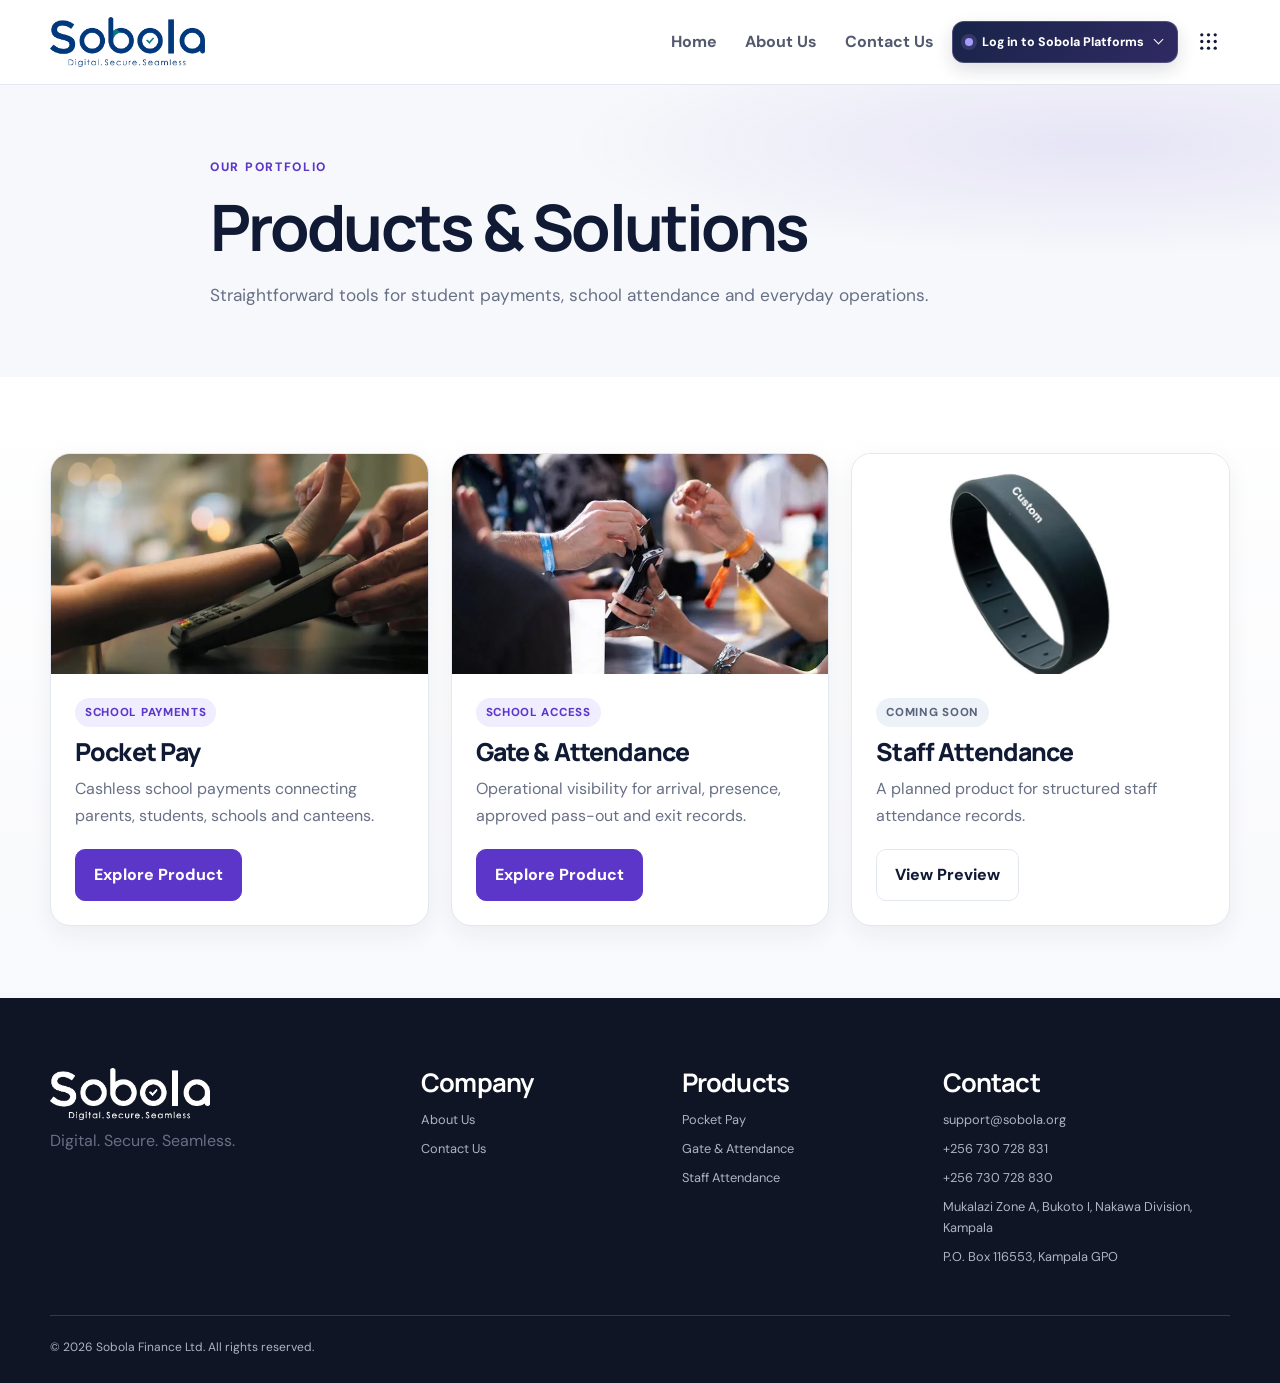
<file: products.html>
<!doctype html>
<html lang="en">
  <head>
    <meta charset="utf-8" />
    <meta name="viewport" content="width=device-width,initial-scale=1" />
    <title>School Payment & Attendance Products | Sobola Finance Uganda</title>
    <meta
      name="description"
      content="Explore Sobola Finance school solutions in Uganda: Pocket Pay cashless student and canteen payments, plus Gate & Attendance records."
    />
    <meta name="theme-color" content="#5b35d5" />
    <meta name="robots" content="index, follow" />
    <meta property="og:title" content="School Payment & Attendance Products | Sobola Finance Uganda" />
    <meta
      property="og:description"
      content="Explore Sobola Finance school solutions in Uganda: Pocket Pay cashless student and canteen payments, plus Gate & Attendance records."
    />
    <meta property="og:type" content="website" />
    <meta property="og:url" content="https://website.sobola.org/products.html" />
    <meta property="og:image" content="https://website.sobola.org/assets/logos/sobola-logo.png" />
    <link rel="canonical" href="https://website.sobola.org/products.html" />
    <link rel="icon" type="image/png" href="assets/logos/sobola-logo.png" />
    <link
      rel="shortcut icon"
      type="image/png"
      href="assets/logos/sobola-logo.png"
    />
    <link rel="stylesheet" href="css/style.css" />
    <script defer src="js/script.js"></script>
  </head>
  <body>
    <a class="skip" href="#main">Skip to content</a>
    <header>
      <div class="container nav">
        <a href="index.html"
          ><img
            class="logo"
            src="assets/logos/sobola-logo.png"
            alt="Sobola Digital. Secure. Seamless" /></a
        ><button class="menu" aria-expanded="false">Menu</button>
        <nav>
          <a href="index.html">Home</a><a href="about.html">About Us</a>
          <a href="contact.html">Contact Us</a>
          <div class="login-menu">
            <button class="login-toggle" type="button" aria-expanded="false" aria-controls="login-options">Log in to Sobola Platforms</button>
            <div class="login-options" id="login-options" hidden>
              <p class="login-menu-title">Choose your portal</p>
              <a href="https://sobola.org/portal"><span class="login-role-icon" aria-hidden="true">P</span><span class="login-role-copy"><strong>Parent</strong><small>Student account and top-ups</small></span></a>
              <a href="https://sobola.org"><span class="login-role-icon" aria-hidden="true">S</span><span class="login-role-copy"><strong>School Admin</strong><small>School platform and records</small></span></a>
              <a href="https://sobola.org"><span class="login-role-icon" aria-hidden="true">A</span><span class="login-role-copy"><strong>Attendant</strong><small>Gate and attendance access</small></span></a>
              <a href="index.html"><span class="login-role-icon" aria-hidden="true">G</span><span class="login-role-copy"><strong>Guest User</strong><small>Browse the Sobola website</small></span></a>
              <a class="login-request" href="account-request.html"><span class="login-role-icon" aria-hidden="true">+</span><span class="login-role-copy"><strong>No Account?</strong><small>Request parent account access</small></span></a>
            </div>
          </div>
          <div class="product-launcher">
            <button class="launcher-toggle" type="button" aria-label="Sobola products" aria-expanded="false" aria-controls="sobola-products-panel" title="Sobola products">
              <svg class="launcher-grid-icon" viewBox="0 0 24 24" aria-hidden="true">
                <circle cx="5" cy="5" r="1.7" /><circle cx="12" cy="5" r="1.7" /><circle cx="19" cy="5" r="1.7" />
                <circle cx="5" cy="12" r="1.7" /><circle cx="12" cy="12" r="1.7" /><circle cx="19" cy="12" r="1.7" />
                <circle cx="5" cy="19" r="1.7" /><circle cx="12" cy="19" r="1.7" /><circle cx="19" cy="19" r="1.7" />
              </svg>
              <span class="launcher-label">Products</span>
            </button>
            <div class="dropmenu" id="sobola-products-panel" aria-label="Sobola products" hidden>
              <div class="launcher-heading"><h2>Our products</h2><p>Digital tools for schools and institutions</p></div>
              <div class="launcher-grid">
                <a class="launcher-card" href="products/pocket-pay.html">
                  <span class="launcher-icon launcher-icon-pay" aria-hidden="true"><svg viewBox="0 0 24 24"><rect x="3.5" y="6" width="13" height="12" rx="3" /><path d="M7 10h6M7 14h3m8-5c1.3 1 1.3 5 0 6m2-8c2.5 2 2.5 8 0 10" /></svg></span>
                  <span><b>Pocket Pay</b><small>Cashless school payments</small></span>
                </a>
                <a class="launcher-card" href="products/gate-attendance.html">
                  <span class="launcher-icon launcher-icon-gate" aria-hidden="true"><svg viewBox="0 0 24 24"><path d="M5 20V5a2 2 0 0 1 2-2h10a2 2 0 0 1 2 2v15M9 20V8h6v12M3 20h18" /><path d="m11 14 2 2 4-5" /></svg></span>
                  <span><b>Gate & Attendance</b><small>Student check-in and exits</small></span>
                </a>
                <a class="launcher-card" href="products/staff-attendance.html">
                  <span class="launcher-icon launcher-icon-staff" aria-hidden="true"><svg viewBox="0 0 24 24"><circle cx="12" cy="8" r="4" /><path d="M4 21a8 8 0 0 1 16 0M18 5.5a3 3 0 0 1 0 5.8M20 15a5 5 0 0 1 2 4" /></svg></span>
                  <span><b>Staff Attendance</b><small>Planned product</small></span>
                </a>
              </div>
              <a class="launcher-all" href="products.html">Browse all products <span aria-hidden="true">→</span></a>
            </div>
          </div>
        </nav>
      </div>
    </header>
    <main id="main">
      <section class="pagehero portfolio-hero">
        <div class="container">
          <span class="eyebrow">Our Portfolio</span>
          <h1>Products & Solutions</h1>
          <p>
            Straightforward tools for student payments, school attendance and
            everyday operations.
          </p>
        </div>
      </section>
      <section class="section portfolio-section">
        <div class="container stack">
          <article class="productwide">
            <img
              class="media"
              src="assets/images/wristband-payment-terminal.webp"
              alt="Pocket Pay payment terminal image"
            />
            <div>
              <span class="portfolio-card-label">School payments</span>
              <h2>Pocket Pay</h2>
              <p>
                Cashless school payments connecting parents, students, schools
                and canteens.
              </p>
              <a class="btn" href="products/pocket-pay.html">Explore Product</a>
            </div>
          </article>
          <article class="productwide">
            <img
              class="media"
              src="assets/images/wristband-check-in.webp"
              alt="Wristband checked with a handheld device"
            />
            <div>
              <span class="portfolio-card-label">School access</span>
              <h2>Gate & Attendance</h2>
              <p>
                Operational visibility for arrival, presence, approved pass-out
                and exit records.
              </p>
              <a class="btn" href="products/gate-attendance.html"
                >Explore Product</a
              >
            </div>
          </article>
          <article class="productwide">
            <img
              class="media"
              src="assets/images/wristband.jpg"
              alt="Wristband attendance system"
            />
            <div>
              <span class="portfolio-card-label planned">Coming soon</span>
              <h2>Staff Attendance</h2>
              <p>A planned product for structured staff attendance records.</p>
              <a class="btn outline" href="products/staff-attendance.html"
                >View Preview</a
              >
            </div>
          </article>
        </div>
      </section>
    </main>
    <footer>
      <div class="container footergrid">
        <div>
          <img src="assets/logos/sobola-logo.png" alt="Sobola" />
          <p>Digital. Secure. Seamless.</p>
        </div>
        <div>
          <h3>Company</h3>
          <a href="about.html">About Us</a><a href="contact.html">Contact Us</a>
        </div>
        <div>
          <h3>Products</h3>
          <a href="products/pocket-pay.html">Pocket Pay</a
          ><a href="products/gate-attendance.html">Gate & Attendance</a
          ><a href="products/staff-attendance.html">Staff Attendance</a>
        </div>
        <div>
          <h3>Contact</h3>
          <a href="mailto:support@sobola.org">support@sobola.org</a
          ><a href="tel:+256730728831">+256 730 728 831</a
          ><a href="tel:+256730728830">+256 730 728 830</a
          ><span>Mukalazi Zone A, Bukoto I, Nakawa Division, Kampala</span
          ><span>P.O. Box 116553, Kampala GPO</span>
        </div>
      </div>
      <div class="container copyright">
        © 2026 Sobola Finance Ltd. All rights reserved.
      </div>
    </footer>
  </body>
</html>
</file>
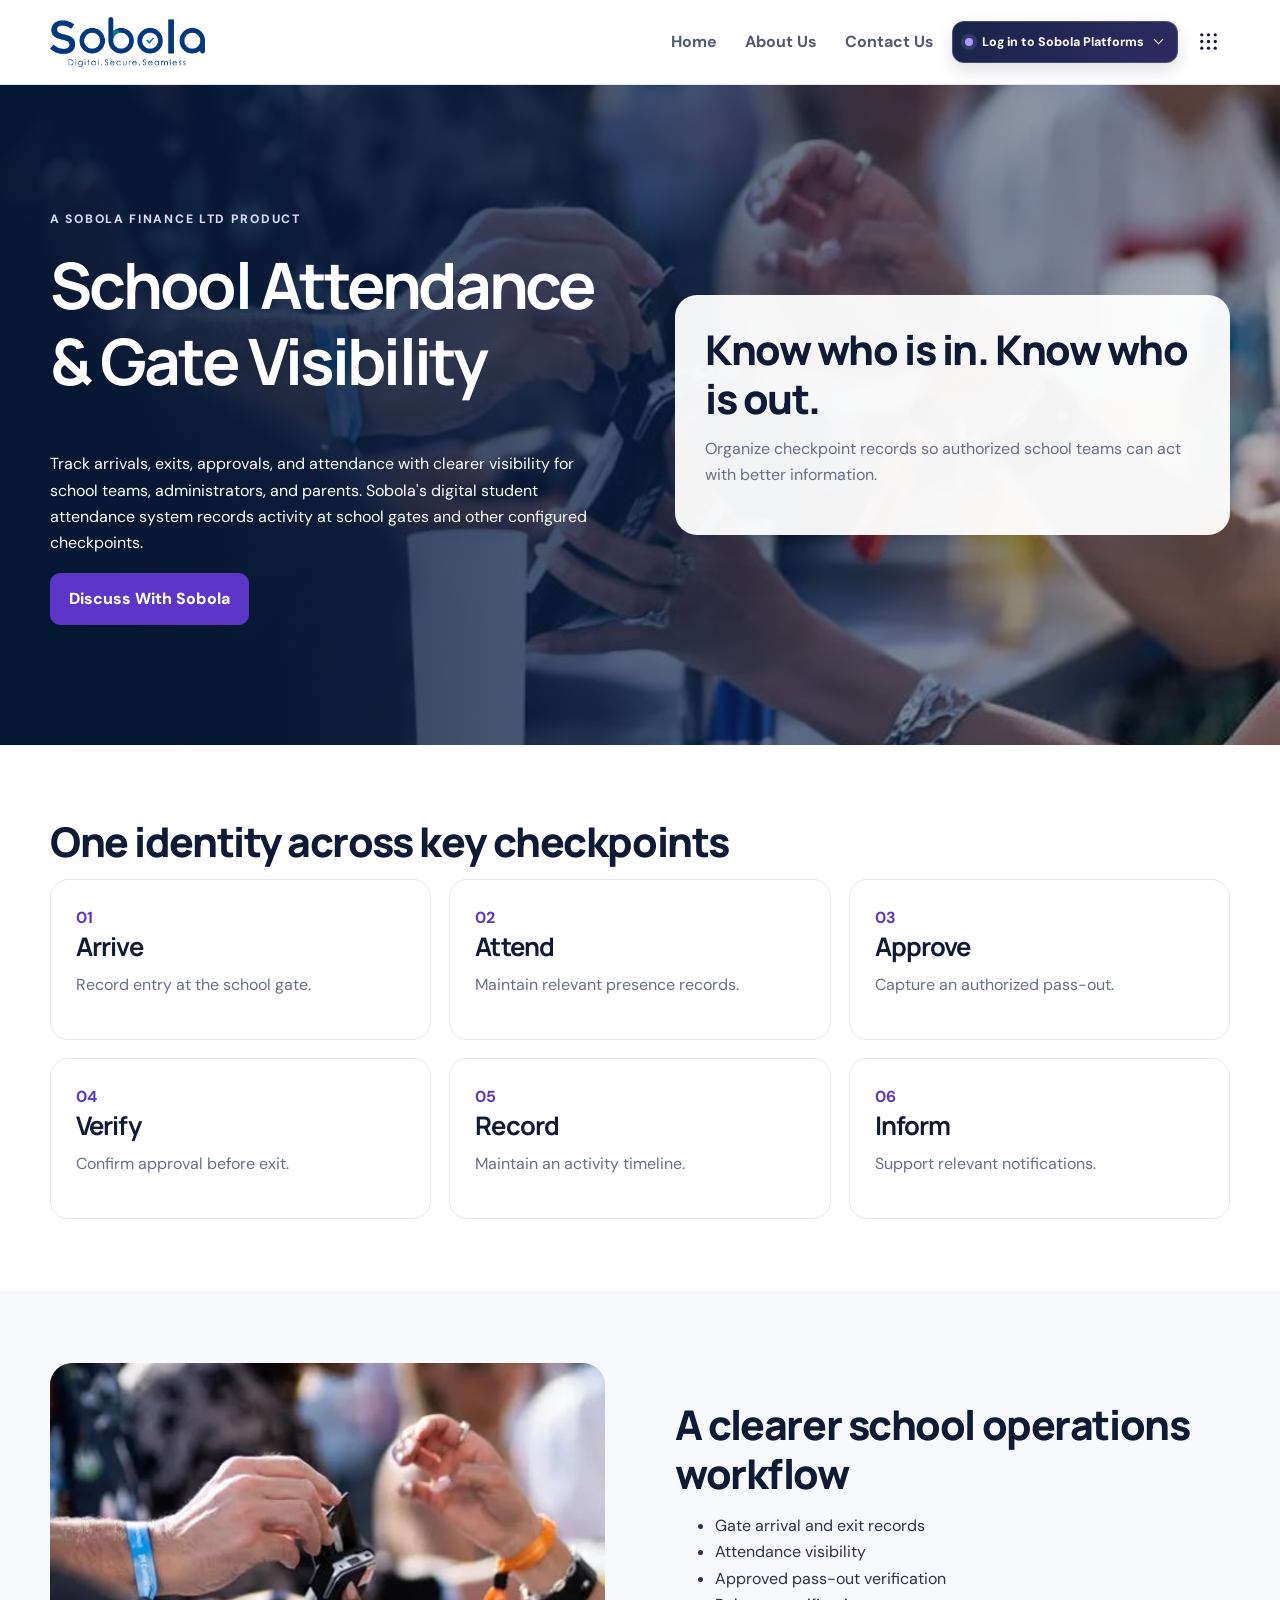
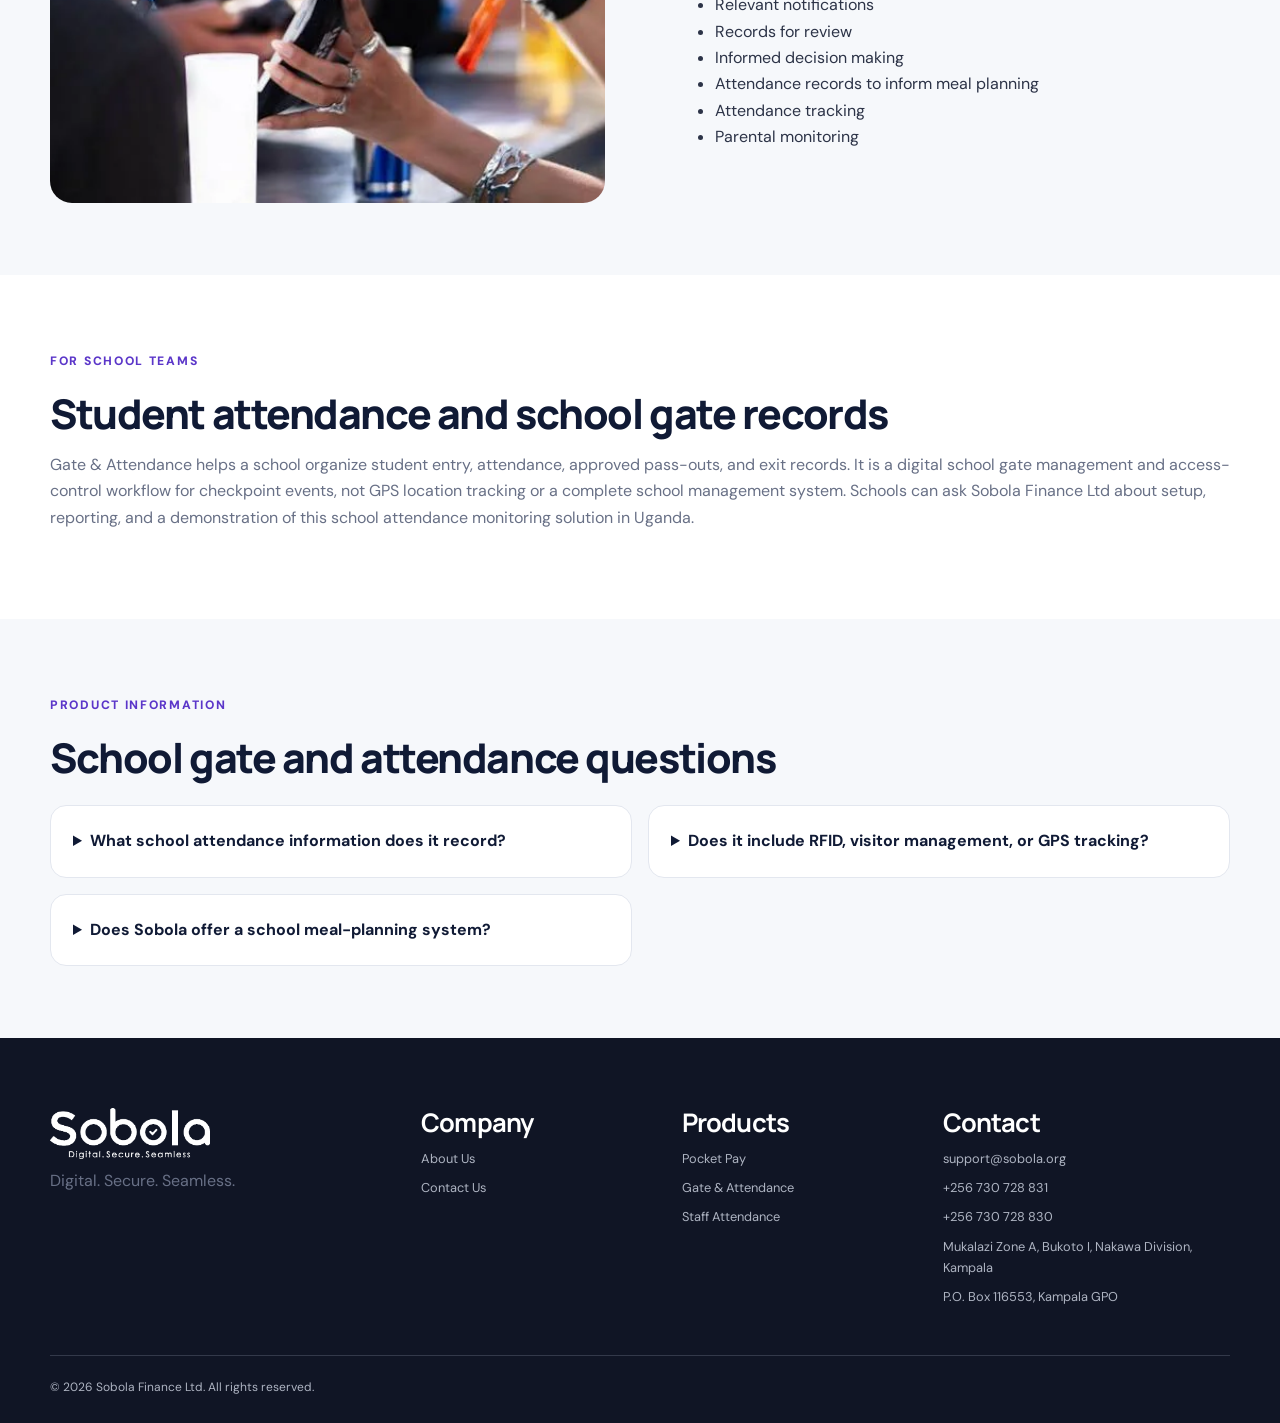
<file: products/gate-attendance.html>
<!doctype html>
<html lang="en">
  <head>
    <meta charset="utf-8" />
    <meta name="viewport" content="width=device-width,initial-scale=1" />
    <title>School Gate & Attendance System Uganda | Sobola Finance</title>
    <meta
      name="description"
      content="Sobola Finance Gate & Attendance helps Ugandan schools record student arrivals, approved exits and attendance at school checkpoints."
    />
    <meta name="theme-color" content="#5b35d5" />
    <meta name="robots" content="index, follow" />
    <meta
      property="og:title"
      content="School Gate & Attendance System Uganda | Sobola Finance"
    />
    <meta
      property="og:description"
      content="Sobola Finance Gate & Attendance helps Ugandan schools record student arrivals, approved exits and attendance at school checkpoints."
    />
    <meta property="og:type" content="website" />
    <meta property="og:url" content="https://website.sobola.org/products/gate-attendance.html" />
    <meta property="og:image" content="https://website.sobola.org/assets/logos/sobola-logo.png" />
    <link rel="canonical" href="https://website.sobola.org/products/gate-attendance.html" />
    <link rel="icon" type="image/png" href="../assets/logos/sobola-logo.png" />
    <link
      rel="shortcut icon"
      type="image/png"
      href="../assets/logos/sobola-logo.png"
    />
    <link rel="stylesheet" href="../css/style.css" />
    <script defer src="../js/script.js"></script>
  </head>
  <body>
    <a class="skip" href="#main">Skip to content</a>
    <header>
      <div class="container nav">
        <a href="../index.html"
          ><img
            class="logo"
            src="../assets/logos/sobola-logo.png"
            alt="Sobola Digital. Secure. Seamless" /></a
        ><button class="menu" aria-expanded="false">Menu</button>
        <nav>
          <a href="../index.html">Home</a><a href="../about.html">About Us</a>
          <a href="../contact.html">Contact Us</a>
          <div class="login-menu">
            <button class="login-toggle" type="button" aria-expanded="false" aria-controls="login-options">Log in to Sobola Platforms</button>
            <div class="login-options" id="login-options" hidden>
              <p class="login-menu-title">Choose your portal</p>
              <a href="https://sobola.org/portal"><span class="login-role-icon" aria-hidden="true">P</span><span class="login-role-copy"><strong>Parent</strong><small>Student account and top-ups</small></span></a>
              <a href="https://sobola.org"><span class="login-role-icon" aria-hidden="true">S</span><span class="login-role-copy"><strong>School Admin</strong><small>School platform and records</small></span></a>
              <a href="https://sobola.org"><span class="login-role-icon" aria-hidden="true">A</span><span class="login-role-copy"><strong>Attendant</strong><small>Gate and attendance access</small></span></a>
              <a href="../index.html"><span class="login-role-icon" aria-hidden="true">G</span><span class="login-role-copy"><strong>Guest User</strong><small>Browse the Sobola website</small></span></a>
              <a class="login-request" href="../account-request.html"><span class="login-role-icon" aria-hidden="true">+</span><span class="login-role-copy"><strong>No Account?</strong><small>Request parent account access</small></span></a>
            </div>
          </div>
          <div class="product-launcher">
            <button class="launcher-toggle" type="button" aria-label="Sobola products" aria-expanded="false" aria-controls="sobola-products-panel" title="Sobola products">
              <svg class="launcher-grid-icon" viewBox="0 0 24 24" aria-hidden="true">
                <circle cx="5" cy="5" r="1.7" /><circle cx="12" cy="5" r="1.7" /><circle cx="19" cy="5" r="1.7" />
                <circle cx="5" cy="12" r="1.7" /><circle cx="12" cy="12" r="1.7" /><circle cx="19" cy="12" r="1.7" />
                <circle cx="5" cy="19" r="1.7" /><circle cx="12" cy="19" r="1.7" /><circle cx="19" cy="19" r="1.7" />
              </svg>
              <span class="launcher-label">Products</span>
            </button>
            <div class="dropmenu" id="sobola-products-panel" aria-label="Sobola products" hidden>
              <div class="launcher-heading"><h2>Our products</h2><p>Digital tools for schools and institutions</p></div>
              <div class="launcher-grid">
                <a class="launcher-card" href="../products/pocket-pay.html">
                  <span class="launcher-icon launcher-icon-pay" aria-hidden="true"><svg viewBox="0 0 24 24"><rect x="3.5" y="6" width="13" height="12" rx="3" /><path d="M7 10h6M7 14h3m8-5c1.3 1 1.3 5 0 6m2-8c2.5 2 2.5 8 0 10" /></svg></span>
                  <span><b>Pocket Pay</b><small>Cashless school payments</small></span>
                </a>
                <a class="launcher-card" href="../products/gate-attendance.html">
                  <span class="launcher-icon launcher-icon-gate" aria-hidden="true"><svg viewBox="0 0 24 24"><path d="M5 20V5a2 2 0 0 1 2-2h10a2 2 0 0 1 2 2v15M9 20V8h6v12M3 20h18" /><path d="m11 14 2 2 4-5" /></svg></span>
                  <span><b>Gate & Attendance</b><small>Student check-in and exits</small></span>
                </a>
                <a class="launcher-card" href="../products/staff-attendance.html">
                  <span class="launcher-icon launcher-icon-staff" aria-hidden="true"><svg viewBox="0 0 24 24"><circle cx="12" cy="8" r="4" /><path d="M4 21a8 8 0 0 1 16 0M18 5.5a3 3 0 0 1 0 5.8M20 15a5 5 0 0 1 2 4" /></svg></span>
                  <span><b>Staff Attendance</b><small>Planned product</small></span>
                </a>
              </div>
              <a class="launcher-all" href="../products.html">Browse all products <span aria-hidden="true">→</span></a>
            </div>
          </div>
        </nav>
      </div>
    </header>
    <main id="main">
      <section class="hero gatehero">
        <div class="shade"></div>
        <div class="container herogrid">
          <div>
            <span class="eyebrow light">A Sobola Finance Ltd product</span>
            <h1>School Attendance & Gate Visibility</h1>
            <p>
              Track arrivals, exits, approvals, and attendance with clearer
              visibility for school teams, administrators, and parents.
              Sobola's digital student attendance system records activity at
              school gates and other configured checkpoints.
            </p>
            <a
              class="btn"
              href="mailto:support@sobola.org?subject=Gate%20and%20Attendance%20Enquiry"
              >Discuss With Sobola</a
            >
          </div>
          <div class="brandcard">
            <h2>Know who is in. Know who is out.</h2>
            <p>
              Organize checkpoint records so authorized school teams can act
              with better information.
            </p>
          </div>
        </div>
      </section>
      <section class="section">
        <div class="container">
          <h2>One identity across key checkpoints</h2>
          <div class="grid3 steps">
            <article>
              <b>01</b>
              <h3>Arrive</h3>
              <p>Record entry at the school gate.</p>
            </article>
            <article>
              <b>02</b>
              <h3>Attend</h3>
              <p>Maintain relevant presence records.</p>
            </article>
            <article>
              <b>03</b>
              <h3>Approve</h3>
              <p>Capture an authorized pass-out.</p>
            </article>
            <article>
              <b>04</b>
              <h3>Verify</h3>
              <p>Confirm approval before exit.</p>
            </article>
            <article>
              <b>05</b>
              <h3>Record</h3>
              <p>Maintain an activity timeline.</p>
            </article>
            <article>
              <b>06</b>
              <h3>Inform</h3>
              <p>Support relevant notifications.</p>
            </article>
          </div>
        </div>
      </section>
      <section class="section soft">
        <div class="container two">
          <img
            class="roundimg"
            src="../assets/images/wristband-check-in.webp"
            alt="Wristband checked using a handheld device"
          />
          <div>
            <h2>A clearer school operations workflow</h2>
            <ul>
              <li>Gate arrival and exit records</li>
              <li>Attendance visibility</li>
              <li>Approved pass-out verification</li>
              <li>Relevant notifications</li>
              <li>Records for review</li>
              <li>Informed decision making</li>
              <li>Attendance records to inform meal planning</li>
              <li>Attendance tracking</li>
              <li>Parental monitoring</li>
            </ul>
          </div>
        </div>
      </section>
      <section class="section">
        <div class="container">
          <span class="eyebrow">For school teams</span>
          <h2>Student attendance and school gate records</h2>
          <p>
            Gate & Attendance helps a school organize student entry, attendance,
            approved pass-outs, and exit records. It is a digital school gate
            management and access-control workflow for checkpoint events, not
            GPS location tracking or a complete school management system.
            Schools can ask Sobola Finance Ltd about setup, reporting, and a
            demonstration of this school attendance monitoring solution in
            Uganda.
          </p>
        </div>
      </section>
      <section class="section faq-section">
        <div class="container">
          <span class="eyebrow">Product information</span>
          <h2>School gate and attendance questions</h2>
          <div class="faq-grid">
            <details>
              <summary>What school attendance information does it record?</summary>
              <p>
                Gate & Attendance is designed to record student arrivals,
                attendance at configured checkpoints, approved pass-outs, and
                exits. Schools can ask Sobola about attendance reports,
                notifications, and how the workflow fits their existing
                registers.
              </p>
            </details>
            <details>
              <summary>Does it include RFID, visitor management, or GPS tracking?</summary>
              <p>
                The website describes wristband-based checkpoint checks but
                does not confirm RFID or NFC hardware, GPS tracking, or a
                visitor-management module. Schools should confirm those
                requirements, device compatibility, and any integrations with
                Sobola before selecting a school access-control system.
              </p>
            </details>
            <details>
              <summary>Does Sobola offer a school meal-planning system?</summary>
              <p>
                Sobola's published product information covers Gate &
                Attendance and Pocket Pay. It does not list a separate school
                meal-planning or student meal-management product, and no
                integration with meal software is confirmed here. Contact the
                team to discuss specific school requirements.
              </p>
            </details>
          </div>
        </div>
      </section>
    </main>
    <footer>
      <div class="container footergrid">
        <div>
          <img src="../assets/logos/sobola-logo.png" alt="Sobola" />
          <p>Digital. Secure. Seamless.</p>
        </div>
        <div>
          <h3>Company</h3>
          <a href="../about.html">About Us</a
          ><a href="../contact.html">Contact Us</a>
        </div>
        <div>
          <h3>Products</h3>
          <a href="../products/pocket-pay.html">Pocket Pay</a
          ><a href="../products/gate-attendance.html">Gate & Attendance</a
          ><a href="../products/staff-attendance.html">Staff Attendance</a>
        </div>
        <div>
          <h3>Contact</h3>
          <a href="mailto:support@sobola.org">support@sobola.org</a
          ><a href="tel:+256730728831">+256 730 728 831</a
          ><a href="tel:+256730728830">+256 730 728 830</a
          ><span>Mukalazi Zone A, Bukoto I, Nakawa Division, Kampala</span
          ><span>P.O. Box 116553, Kampala GPO</span>
        </div>
      </div>
      <div class="container copyright">
        © 2026 Sobola Finance Ltd. All rights reserved.
      </div>
    </footer>
  </body>
</html>
</file>
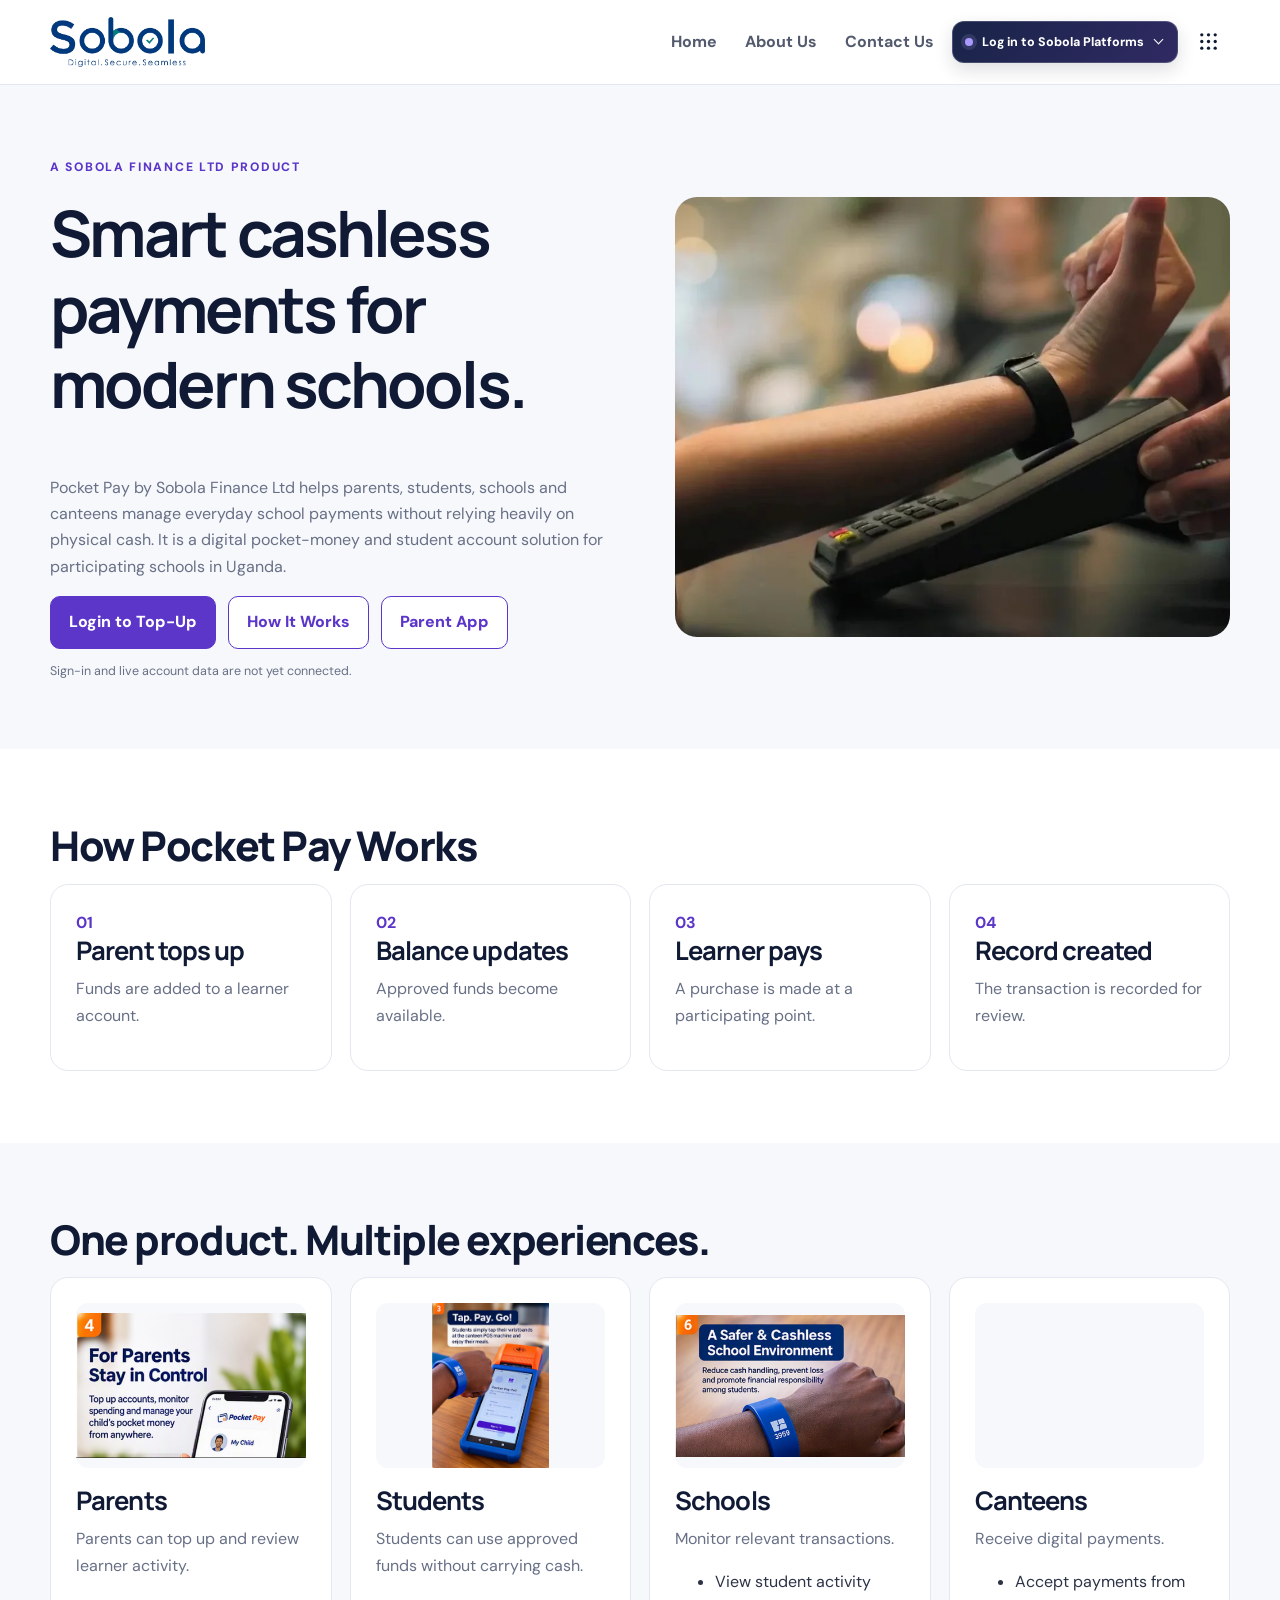
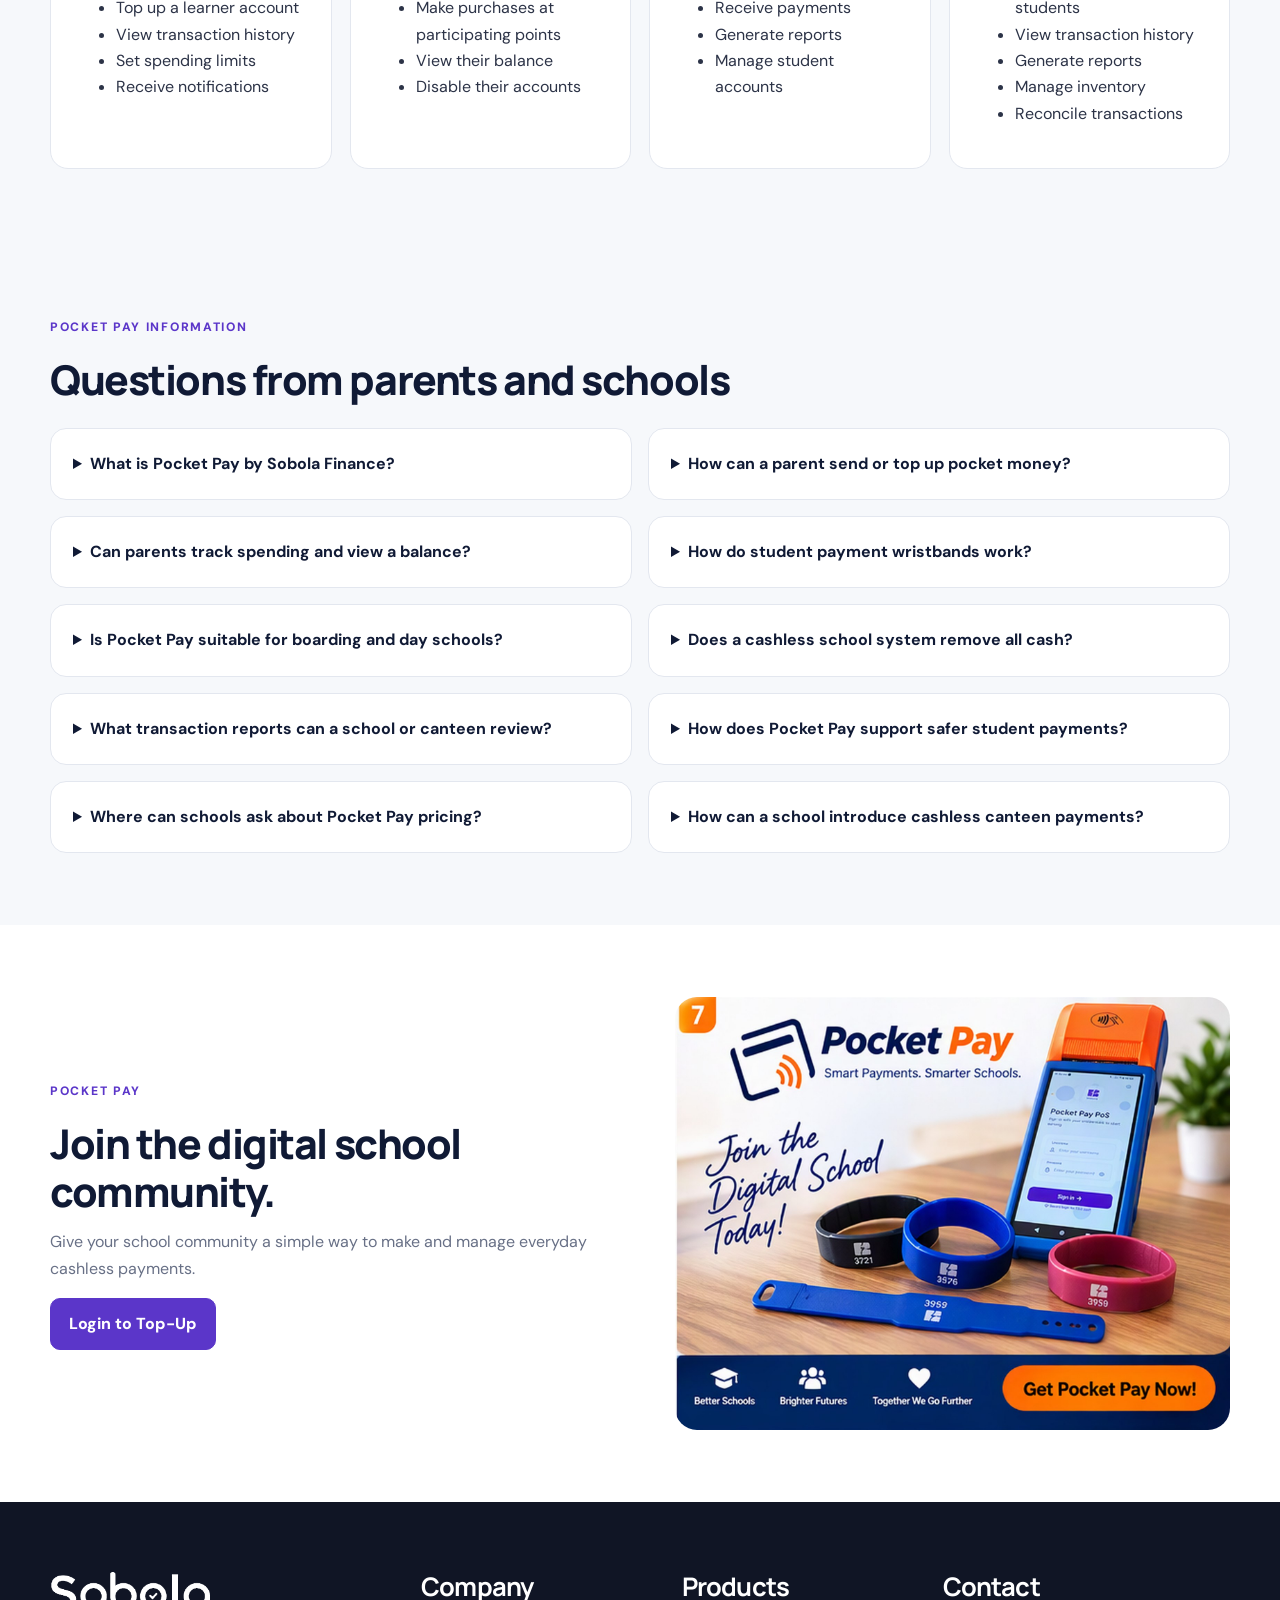
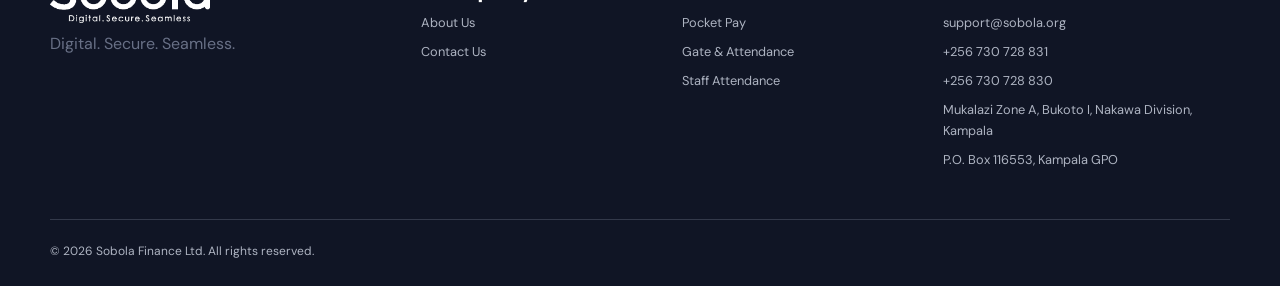
<file: products/pocket-pay.html>
<!doctype html>
<html lang="en">
  <head>
    <meta charset="utf-8" />
    <meta name="viewport" content="width=device-width,initial-scale=1" />
    <title>Pocket Pay Uganda | Cashless School Payments | Sobola Finance</title>
    <meta
      name="description"
      content="Pocket Pay by Sobola Finance Ltd is a cashless school payment system in Uganda for student accounts, parent top-ups and digital canteen purchases."
    />
    <meta name="theme-color" content="#5b35d5" />
    <meta name="robots" content="index, follow" />
    <meta property="og:title" content="Pocket Pay Uganda | Cashless School Payments" />
    <meta
      property="og:description"
      content="Pocket Pay by Sobola Finance Ltd is a cashless school payment system in Uganda for student accounts, parent top-ups and digital canteen purchases."
    />
    <meta property="og:type" content="website" />
    <meta property="og:url" content="https://website.sobola.org/products/pocket-pay.html" />
    <meta property="og:image" content="https://website.sobola.org/assets/logos/sobola-logo.png" />
    <link rel="canonical" href="https://website.sobola.org/products/pocket-pay.html" />
    <link rel="icon" type="image/png" href="../assets/logos/sobola-logo.png" />
    <link
      rel="shortcut icon"
      type="image/png"
      href="../assets/logos/sobola-logo.png"
    />
    <link rel="stylesheet" href="../css/style.css" />
    <script defer src="../js/script.js"></script>
  </head>
  <body>
    <a class="skip" href="#main">Skip to content</a>
    <header>
      <div class="container nav">
        <a href="../index.html"
          ><img
            class="logo"
            src="../assets/logos/sobola-logo.png"
            alt="Sobola Digital. Secure. Seamless" /></a
        ><button class="menu" aria-expanded="false">Menu</button>
        <nav>
          <a href="../index.html">Home</a><a href="../about.html">About Us</a>
          <a href="../contact.html">Contact Us</a>
          <div class="login-menu">
            <button class="login-toggle" type="button" aria-expanded="false" aria-controls="login-options">Log in to Sobola Platforms</button>
            <div class="login-options" id="login-options" hidden>
              <p class="login-menu-title">Choose your portal</p>
              <a href="https://sobola.org/portal"><span class="login-role-icon" aria-hidden="true">P</span><span class="login-role-copy"><strong>Parent</strong><small>Student account and top-ups</small></span></a>
              <a href="https://sobola.org"><span class="login-role-icon" aria-hidden="true">S</span><span class="login-role-copy"><strong>School Admin</strong><small>School platform and records</small></span></a>
              <a href="https://sobola.org"><span class="login-role-icon" aria-hidden="true">A</span><span class="login-role-copy"><strong>Attendant</strong><small>Gate and attendance access</small></span></a>
              <a href="../index.html"><span class="login-role-icon" aria-hidden="true">G</span><span class="login-role-copy"><strong>Guest User</strong><small>Browse the Sobola website</small></span></a>
              <a class="login-request" href="../account-request.html"><span class="login-role-icon" aria-hidden="true">+</span><span class="login-role-copy"><strong>No Account?</strong><small>Request parent account access</small></span></a>
            </div>
          </div>
          <div class="product-launcher">
            <button class="launcher-toggle" type="button" aria-label="Sobola products" aria-expanded="false" aria-controls="sobola-products-panel" title="Sobola products">
              <svg class="launcher-grid-icon" viewBox="0 0 24 24" aria-hidden="true">
                <circle cx="5" cy="5" r="1.7" /><circle cx="12" cy="5" r="1.7" /><circle cx="19" cy="5" r="1.7" />
                <circle cx="5" cy="12" r="1.7" /><circle cx="12" cy="12" r="1.7" /><circle cx="19" cy="12" r="1.7" />
                <circle cx="5" cy="19" r="1.7" /><circle cx="12" cy="19" r="1.7" /><circle cx="19" cy="19" r="1.7" />
              </svg>
              <span class="launcher-label">Products</span>
            </button>
            <div class="dropmenu" id="sobola-products-panel" aria-label="Sobola products" hidden>
              <div class="launcher-heading"><h2>Our products</h2><p>Digital tools for schools and institutions</p></div>
              <div class="launcher-grid">
                <a class="launcher-card" href="../products/pocket-pay.html">
                  <span class="launcher-icon launcher-icon-pay" aria-hidden="true"><svg viewBox="0 0 24 24"><rect x="3.5" y="6" width="13" height="12" rx="3" /><path d="M7 10h6M7 14h3m8-5c1.3 1 1.3 5 0 6m2-8c2.5 2 2.5 8 0 10" /></svg></span>
                  <span><b>Pocket Pay</b><small>Cashless school payments</small></span>
                </a>
                <a class="launcher-card" href="../products/gate-attendance.html">
                  <span class="launcher-icon launcher-icon-gate" aria-hidden="true"><svg viewBox="0 0 24 24"><path d="M5 20V5a2 2 0 0 1 2-2h10a2 2 0 0 1 2 2v15M9 20V8h6v12M3 20h18" /><path d="m11 14 2 2 4-5" /></svg></span>
                  <span><b>Gate & Attendance</b><small>Student check-in and exits</small></span>
                </a>
                <a class="launcher-card" href="../products/staff-attendance.html">
                  <span class="launcher-icon launcher-icon-staff" aria-hidden="true"><svg viewBox="0 0 24 24"><circle cx="12" cy="8" r="4" /><path d="M4 21a8 8 0 0 1 16 0M18 5.5a3 3 0 0 1 0 5.8M20 15a5 5 0 0 1 2 4" /></svg></span>
                  <span><b>Staff Attendance</b><small>Planned product</small></span>
                </a>
              </div>
              <a class="launcher-all" href="../products.html">Browse all products <span aria-hidden="true">→</span></a>
            </div>
          </div>
        </nav>
      </div>
    </header>
    <main id="main">
      <section class="producthero">
        <div class="container two">
          <div>
            <span class="eyebrow">A Sobola Finance Ltd product</span>
            <h1>Smart cashless payments for modern schools.</h1>
            <p>
              Pocket Pay by Sobola Finance Ltd helps parents, students, schools
              and canteens manage everyday school payments without relying
              heavily on physical cash. It is a digital pocket-money and
              student account solution for participating schools in Uganda.
            </p>
            <div class="actions">
              <a
                class="btn"
                href="https://sobola.org/portal"
                target="_blank"
                rel="noopener noreferrer"
                >Login to Top-Up</a
              ><a class="btn outline" href="#how">How It Works</a
              ><a class="btn outline" href="../parent-app/">Parent App</a>
            </div>
            <p class="parent-app-disclaimer">Sign-in and live account data are not yet connected.</p>
          </div>
          <img
            class="roundimg"
            src="../assets/images/wristband-payment-terminal.webp"
            alt="Pocket Pay wristband being tapped on a payment terminal"
          />
        </div>
      </section>
      <section class="section" id="how">
        <div class="container">
          <h2>How Pocket Pay Works</h2>
          <div class="grid4 steps">
            <article>
              <b>01</b>
              <h3>Parent tops up</h3>
              <p>Funds are added to a learner account.</p>
            </article>
            <article>
              <b>02</b>
              <h3>Balance updates</h3>
              <p>Approved funds become available.</p>
            </article>
            <article>
              <b>03</b>
              <h3>Learner pays</h3>
              <p>A purchase is made at a participating point.</p>
            </article>
            <article>
              <b>04</b>
              <h3>Record created</h3>
              <p>The transaction is recorded for review.</p>
            </article>
          </div>
        </div>
      </section>
      <section class="section soft">
        <div class="container">
          <h2>One product. Multiple experiences.</h2>
          <div class="grid4">
            <article>
              <img
                class="pocket-pay-role-image"
                src="../assets/images/pocket-pay-parent-control.jpg"
                alt="Pocket Pay graphic showing a parent managing a learner's account"
                width="1600"
                height="1009"
                loading="lazy"
                decoding="async"
              />
              <h3>Parents</h3>
              <p>Parents can top up and review learner activity.</p>
              <ul>
                <li>Top up a learner account</li>
                <li>View transaction history</li>
                <li>Set spending limits</li>
                <li>Receive notifications</li>
              </ul>
              
            </article>
            <article>
              <img
                class="pocket-pay-role-image"
                src="../assets/images/pocket-pay-tap-to-pay.jpg"
                alt="Student tapping a Pocket Pay wristband at a canteen terminal"
                width="1139"
                height="1600"
                loading="lazy"
                decoding="async"
              />
              <h3>Students</h3>
              <p>Students can use approved funds without carrying cash.</p>
              <ul>
                <li>Make purchases at participating points</li>
                <li>View their balance</li>
                <li>Disable their accounts</li> 
              </ul>
            </article>
            <article>
              <img
                class="pocket-pay-role-image"
                src="../assets/images/pocket-pay-cashless-school.jpg"
                alt="Pocket Pay wristband promoting a safer cashless school environment"
                width="1600"
                height="992"
                loading="lazy"
                decoding="async"
              />
              <h3>Schools</h3>
              <p>Monitor relevant transactions.</p>
              <ul>
                <li>View student activity</li>
                <li>Receive payments</li>
                <li>Generate reports</li>
                <li>Manage student accounts</li>
              </ul>
            </article>
            <article>
              <img
                class="pocket-pay-role-image"
                src="../assets/images/pocket-pay-reliable-technology.jpg"
                alt="Pocket Pay point-of-sale terminal designed for busy school canteens"
                width="1600"
                height="1444"
                loading="lazy"
                decoding="async"
              />
              <h3>Canteens</h3>
              <p>Receive digital payments.</p>
              <ul>
                <li>Accept payments from students</li>
                <li>View transaction history</li>
                <li>Generate reports</li>
                <li>Manage inventory</li>
                <li>Reconcile transactions</li>
              </ul>
            </article>
          </div>
        </div>
      </section>
      <section class="section faq-section">
        <div class="container">
          <span class="eyebrow">Pocket Pay information</span>
          <h2>Questions from parents and schools</h2>
          <div class="faq-grid">
            <details>
              <summary>What is Pocket Pay by Sobola Finance?</summary>
              <p>
                Pocket Pay is Sobola Finance's digital school payment system
                for student accounts and everyday purchases at participating
                school points, such as a canteen. Parents can top up an account
                and review its activity; learners can pay with a Pocket Pay
                wristband at supported point-of-sale terminals. It can act as a
                digital school wallet for school pocket money and purchases,
                not as a school-fees collection service advertised here.
              </p>
            </details>
            <details>
              <summary>How can a parent send or top up pocket money?</summary>
              <p>
                A parent can add funds to a learner's Pocket Pay account
                through the school's configured process. Top-up methods,
                including whether mobile money is available, depend on the
                school's setup. Check with your school or Sobola support before
                sending money; the website does not list a universal mobile
                money payment method.
              </p>
            </details>
            <details>
              <summary>Can parents track spending and view a balance?</summary>
              <p>
                Pocket Pay is designed to let parents check a learner's
                balance, review transaction history, and set spending limits.
                Schools can confirm which account controls, notifications, and
                parent dashboard features are enabled for their implementation.
              </p>
            </details>
            <details>
              <summary>How do student payment wristbands work?</summary>
              <p>
                A learner taps a Pocket Pay wristband at a participating
                canteen point-of-sale terminal. The published product
                information does not specify whether a particular wristband
                uses RFID or NFC, or whether it works as a school ID. Schools
                comparing contactless or RFID wristband payment systems should
                confirm the hardware, compatibility, and replacement process
                with Sobola before purchase.
              </p>
            </details>
            <details>
              <summary>Is Pocket Pay suitable for boarding and day schools?</summary>
              <p>
                Pocket Pay is designed for school purchases, including canteen
                payments. Whether a particular primary, secondary, boarding,
                or day school can use it depends on its onboarding, accounts,
                and participating payment points. Schools can contact Sobola
                to discuss their needs and request a product demonstration.
              </p>
            </details>
            <details>
              <summary>Does a cashless school system remove all cash?</summary>
              <p>
                Pocket Pay can reduce the need for cash for purchases made at
                participating school points. It does not mean every school
                payment is cashless, and a school decides which purchases and
                canteen points accept digital payments.
              </p>
            </details>
            <details>
              <summary>What transaction reports can a school or canteen review?</summary>
              <p>
                Pocket Pay provides school and canteen tools for viewing
                relevant student activity, transaction histories, and reports.
                Canteen teams can reconcile transactions in the product.
                Specific reporting, reconciliation, and inventory workflows
                depend on the school's setup.
              </p>
            </details>
            <details>
              <summary>How does Pocket Pay support safer student payments?</summary>
              <p>
                Digital student accounts and transaction records can help
                schools and parents review purchases and reduce the cash
                students carry. No payment system can promise to prevent every
                loss or fraud. Ask the school how to report a lost wristband
                and disable the associated account.
              </p>
            </details>
            <details>
              <summary>Where can schools ask about Pocket Pay pricing?</summary>
              <p>
                Sobola Finance does not publish Pocket Pay pricing on this
                website. Ugandan schools can contact the team to discuss
                availability, a demonstration, a school-specific quote,
                payment methods, and partnership options. Pocket Pay customer
                support is available through the contact details on this site.
              </p>
            </details>
            <details>
              <summary>How can a school introduce cashless canteen payments?</summary>
              <p>
                Schools can start by discussing their canteen points, student
                accounts, parent top-ups, payment methods, and reporting needs
                with Sobola Finance. Pocket Pay supports a gradual move toward
                cashless payments for participating purchases; a school decides
                how and when to introduce it.
              </p>
            </details>
          </div>
        </div>
      </section>
      <section class="section">
        <div class="container two pocket-pay-join">
          <div>
            <span class="eyebrow">Pocket Pay</span>
            <h2>Join the digital school community.</h2>
            <p>
              Give your school community a simple way to make and manage
              everyday cashless payments.
            </p>
            <a
              class="btn"
              href="https://sobola.org/portal"
              target="_blank"
              rel="noopener noreferrer"
              >Login to Top-Up</a
            >
          </div>
          <img
            class="pocket-pay-join-image"
            src="../assets/images/pocket-pay-join-digital-school.jpg"
            alt="Pocket Pay promotional graphic inviting schools to join digital payments"
            width="1600"
            height="1246"
            loading="lazy"
            decoding="async"
          />
        </div>
      </section>
    </main>
    <footer>
      <div class="container footergrid">
        <div>
          <img src="../assets/logos/sobola-logo.png" alt="Sobola" />
          <p>Digital. Secure. Seamless.</p>
        </div>
        <div>
          <h3>Company</h3>
          <a href="../about.html">About Us</a
          ><a href="../contact.html">Contact Us</a>
        </div>
        <div>
          <h3>Products</h3>
          <a href="../products/pocket-pay.html">Pocket Pay</a
          ><a href="../products/gate-attendance.html">Gate & Attendance</a
          ><a href="../products/staff-attendance.html">Staff Attendance</a>
        </div>
        <div>
          <h3>Contact</h3>
          <a href="mailto:support@sobola.org">support@sobola.org</a
          ><a href="tel:+256730728831">+256 730 728 831</a
          ><a href="tel:+256730728830">+256 730 728 830</a
          ><span>Mukalazi Zone A, Bukoto I, Nakawa Division, Kampala</span
          ><span>P.O. Box 116553, Kampala GPO</span>
        </div>
      </div>
      <div class="container copyright">
        © 2026 Sobola Finance Ltd. All rights reserved.
      </div>
    </footer>
  </body>
</html>
</file>
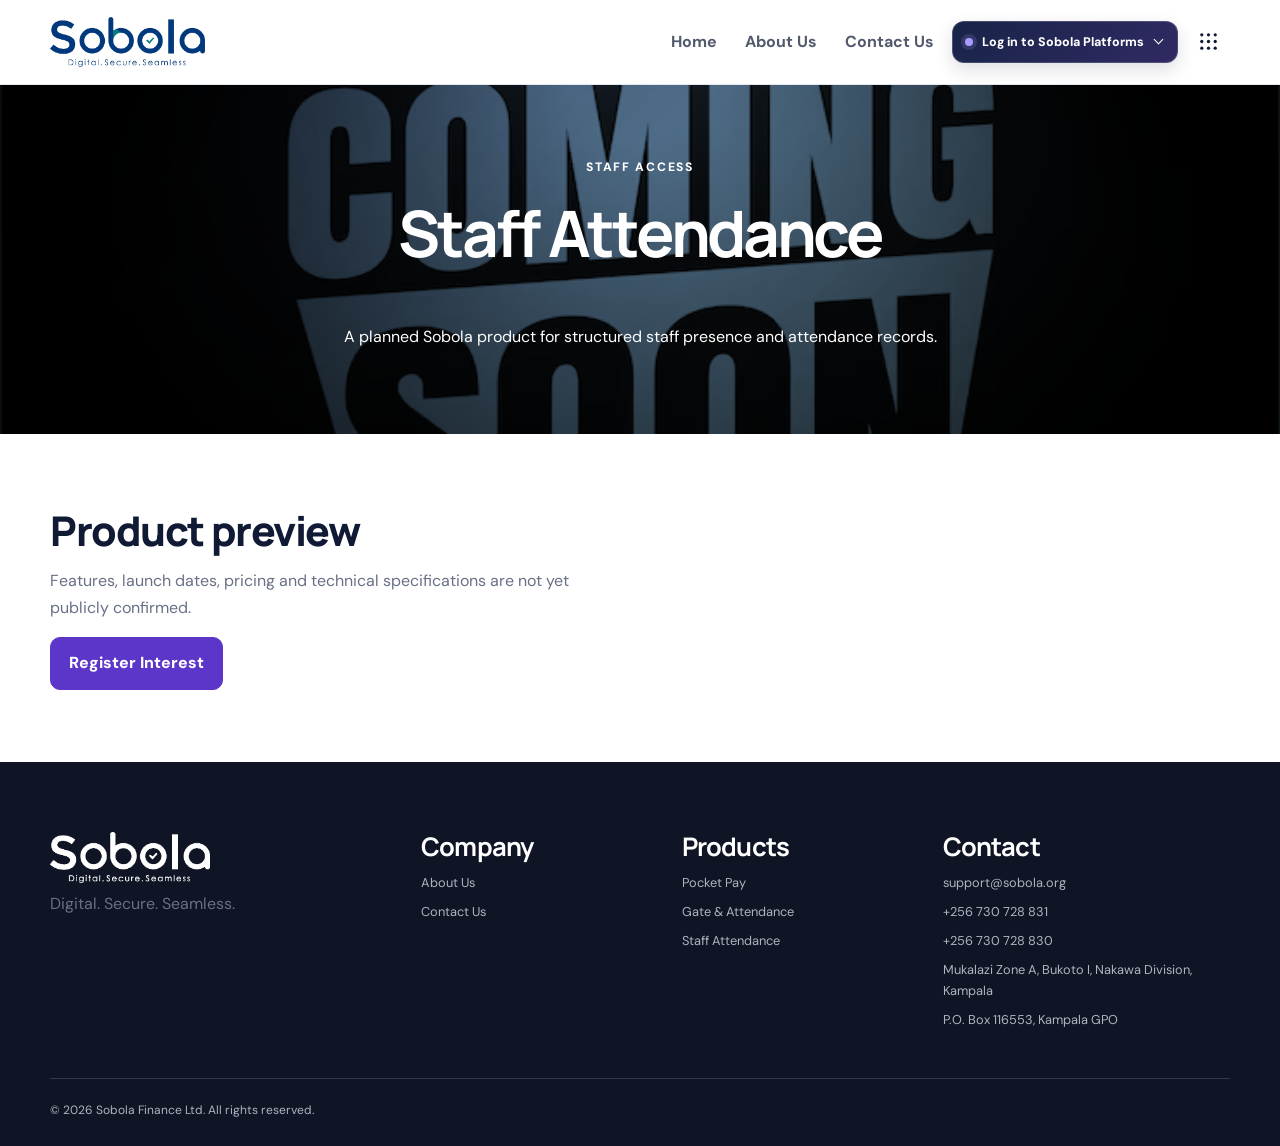
<file: products/staff-attendance.html>
<!doctype html>
<html lang="en">
  <head>
    <meta charset="utf-8" />
    <meta name="viewport" content="width=device-width,initial-scale=1" />
    <title>Staff Attendance Preview | Sobola Finance Uganda</title>
    <meta
      name="description"
      content="Learn about Sobola Finance's planned staff attendance product for schools in Uganda. Features, launch timing and pricing are not yet confirmed."
    />
    <meta name="theme-color" content="#5b35d5" />
    <meta name="robots" content="index, follow" />
    <meta property="og:title" content="Staff Attendance Preview | Sobola Finance Uganda" />
    <meta
      property="og:description"
      content="Learn about Sobola Finance's planned staff attendance product for schools in Uganda. Features, launch timing and pricing are not yet confirmed."
    />
    <meta property="og:type" content="website" />
    <meta property="og:url" content="https://website.sobola.org/products/staff-attendance.html" />
    <meta property="og:image" content="https://website.sobola.org/assets/logos/sobola-logo.png" />
    <link rel="canonical" href="https://website.sobola.org/products/staff-attendance.html" />
    <link rel="icon" type="image/png" href="../assets/logos/sobola-logo.png" />
    <link
      rel="shortcut icon"
      type="image/png"
      href="../assets/logos/sobola-logo.png"
    />
    <link rel="stylesheet" href="../css/style.css" />
    <script defer src="../js/script.js"></script>
  </head>
  <body>
    <a class="skip" href="#main">Skip to content</a>
    <header>
      <div class="container nav">
        <a href="../index.html"
          ><img
            class="logo"
            src="../assets/logos/sobola-logo.png"
            alt="Sobola Digital. Secure. Seamless" /></a
        ><button class="menu" aria-expanded="false">Menu</button>
        <nav>
          <a href="../index.html">Home</a><a href="../about.html">About Us</a>
          <a href="../contact.html">Contact Us</a>
          <div class="login-menu">
            <button class="login-toggle" type="button" aria-expanded="false" aria-controls="login-options">Log in to Sobola Platforms</button>
            <div class="login-options" id="login-options" hidden>
              <p class="login-menu-title">Choose your portal</p>
              <a href="https://sobola.org/portal"><span class="login-role-icon" aria-hidden="true">P</span><span class="login-role-copy"><strong>Parent</strong><small>Student account and top-ups</small></span></a>
              <a href="https://sobola.org"><span class="login-role-icon" aria-hidden="true">S</span><span class="login-role-copy"><strong>School Admin</strong><small>School platform and records</small></span></a>
              <a href="https://sobola.org"><span class="login-role-icon" aria-hidden="true">A</span><span class="login-role-copy"><strong>Attendant</strong><small>Gate and attendance access</small></span></a>
              <a href="../index.html"><span class="login-role-icon" aria-hidden="true">G</span><span class="login-role-copy"><strong>Guest User</strong><small>Browse the Sobola website</small></span></a>
              <a class="login-request" href="../account-request.html"><span class="login-role-icon" aria-hidden="true">+</span><span class="login-role-copy"><strong>No Account?</strong><small>Request parent account access</small></span></a>
            </div>
          </div>
          <div class="product-launcher">
            <button class="launcher-toggle" type="button" aria-label="Sobola products" aria-expanded="false" aria-controls="sobola-products-panel" title="Sobola products">
              <svg class="launcher-grid-icon" viewBox="0 0 24 24" aria-hidden="true">
                <circle cx="5" cy="5" r="1.7" /><circle cx="12" cy="5" r="1.7" /><circle cx="19" cy="5" r="1.7" />
                <circle cx="5" cy="12" r="1.7" /><circle cx="12" cy="12" r="1.7" /><circle cx="19" cy="12" r="1.7" />
                <circle cx="5" cy="19" r="1.7" /><circle cx="12" cy="19" r="1.7" /><circle cx="19" cy="19" r="1.7" />
              </svg>
              <span class="launcher-label">Products</span>
            </button>
            <div class="dropmenu" id="sobola-products-panel" aria-label="Sobola products" hidden>
              <div class="launcher-heading"><h2>Our products</h2><p>Digital tools for schools and institutions</p></div>
              <div class="launcher-grid">
                <a class="launcher-card" href="../products/pocket-pay.html">
                  <span class="launcher-icon launcher-icon-pay" aria-hidden="true"><svg viewBox="0 0 24 24"><rect x="3.5" y="6" width="13" height="12" rx="3" /><path d="M7 10h6M7 14h3m8-5c1.3 1 1.3 5 0 6m2-8c2.5 2 2.5 8 0 10" /></svg></span>
                  <span><b>Pocket Pay</b><small>Cashless school payments</small></span>
                </a>
                <a class="launcher-card" href="../products/gate-attendance.html">
                  <span class="launcher-icon launcher-icon-gate" aria-hidden="true"><svg viewBox="0 0 24 24"><path d="M5 20V5a2 2 0 0 1 2-2h10a2 2 0 0 1 2 2v15M9 20V8h6v12M3 20h18" /><path d="m11 14 2 2 4-5" /></svg></span>
                  <span><b>Gate & Attendance</b><small>Student check-in and exits</small></span>
                </a>
                <a class="launcher-card" href="../products/staff-attendance.html">
                  <span class="launcher-icon launcher-icon-staff" aria-hidden="true"><svg viewBox="0 0 24 24"><circle cx="12" cy="8" r="4" /><path d="M4 21a8 8 0 0 1 16 0M18 5.5a3 3 0 0 1 0 5.8M20 15a5 5 0 0 1 2 4" /></svg></span>
                  <span><b>Staff Attendance</b><small>Planned product</small></span>
                </a>
              </div>
              <a class="launcher-all" href="../products.html">Browse all products <span aria-hidden="true">→</span></a>
            </div>
          </div>
        </nav>
      </div>
    </header>
    <main id="main">
      <section class="pagehero staff-hero">
        <div class="container">
          <span class="eyebrow">Staff Access</span>
          <h1>Staff Attendance</h1>
          <p>
            A planned Sobola product for structured staff presence and
            attendance records.
          </p>
        </div>
      </section>
      <section class="section">
        <div class="container two">
          <div>
            <h2>Product preview</h2>
            <p>
              Features, launch dates, pricing and technical specifications are
              not yet publicly confirmed.
            </p>
            <a
              class="btn"
              href="mailto:support@sobola.org?subject=Staff%20Attendance%20Enquiry"
              >Register Interest</a
            >
          </div>
        </div>
      </section>
    </main>
    <footer>
      <div class="container footergrid">
        <div>
          <img src="../assets/logos/sobola-logo.png" alt="Sobola" />
          <p>Digital. Secure. Seamless.</p>
        </div>
        <div>
          <h3>Company</h3>
          <a href="../about.html">About Us</a
          ><a href="../contact.html">Contact Us</a>
        </div>
        <div>
          <h3>Products</h3>
          <a href="../products/pocket-pay.html">Pocket Pay</a
          ><a href="../products/gate-attendance.html">Gate & Attendance</a
          ><a href="../products/staff-attendance.html">Staff Attendance</a>
        </div>
        <div>
          <h3>Contact</h3>
          <a href="mailto:support@sobola.org">support@sobola.org</a
          ><a href="tel:+256730728831">+256 730 728 831</a
          ><a href="tel:+256730728830">+256 730 728 830</a
          ><span>Mukalazi Zone A, Bukoto I, Nakawa Division, Kampala</span
          ><span>P.O. Box 116553, Kampala GPO</span>
        </div>
      </div>
      <div class="container copyright">
        © 2026 Sobola Finance Ltd. All rights reserved.
      </div>
    </footer>
  </body>
</html>
</file>
<file: css/style.css>
@import url("https://fonts.googleapis.com/css2?family=DM+Sans:wght@400;500;600;700;800&family=Manrope:wght@500;600;700;800&display=swap");

:root {
  --blue: #08468b;
  --teal: #168d8d;
  --purple: #5b36c9;
  --navy: #101a35;
  --ink: #2c3347;
  --muted: #687086;
  --line: #e3e7ef;
  --soft: #f6f8fb;
  --shadow: 0 18px 50px rgba(20, 29, 52, 0.1);
}
* {
  box-sizing: border-box;
}
html {
  scroll-behavior: smooth;
}
body {
  margin: 0;
  font-family:
    "DM Sans",
    -apple-system,
    BlinkMacSystemFont,
    "Segoe UI",
    Arial,
    sans-serif;
  color: var(--ink);
  line-height: 1.65;
}
a {
  text-decoration: none;
  color: inherit;
}
img {
  max-width: 100%;
}
h1,
h2,
h3,
p {
  margin-top: 0;
}
h1,
h2,
h3 {
  color: var(--navy);
  font-family:
    "Manrope",
    -apple-system,
    BlinkMacSystemFont,
    "Segoe UI",
    Arial,
    sans-serif;
  line-height: 1.18;
  letter-spacing: -0.035em;
}
h1 {
  font-size: clamp(2.75rem, 5vw, 4.4rem);
  letter-spacing: -0.045em;
}
h2 {
  font-size: clamp(1.9rem, 3.2vw, 2.7rem);
  font-weight: 800;
  margin-bottom: 14px;
}
h3 {
  font-size: clamp(1.35rem, 2vw, 1.8rem);
  font-weight: 700;
  margin-bottom: 10px;
}
p {
  color: var(--muted);
}
.container {
  width: min(calc(100% - 40px), 1180px);
  margin: auto;
}
.skip {
  position: absolute;
  top: -100px;
}
.skip:focus {
  top: 10px;
}
header {
  position: sticky;
  top: 0;
  z-index: 10;
  background: #fff;
  border-bottom: 1px solid var(--line);
}
.nav {
  height: 84px;
  display: flex;
  align-items: center;
  justify-content: space-between;
}
.logo {
  width: 155px;
  display: block;
}
nav {
  display: flex;
  align-items: center;
  gap: 8px;
}
nav > a,
.product-launcher > button {
  padding: 10px;
  border: 0;
  background: none;
  font-weight: 700;
  color: #535a6d;
}
nav.open {
  display: flex;
}
.product-launcher {
  position: relative;
}
.login-menu {
  position: relative;
}
.login-toggle {
  position: relative;
  display: inline-flex;
  align-items: center;
  justify-content: center;
  gap: 9px;
  min-height: 42px;
  padding: 9px 15px 9px 12px;
  border: 1px solid rgba(255, 255, 255, 0.18);
  border-radius: 12px;
  background: linear-gradient(135deg, #182448, #302a63);
  box-shadow: 0 7px 18px rgba(20, 29, 52, 0.14);
  color: #fff;
  font: inherit;
  font-size: 0.78rem;
  font-weight: 800;
  white-space: nowrap;
  cursor: pointer;
  transition:
    background 0.2s ease,
    border-color 0.2s ease,
    transform 0.2s ease,
    box-shadow 0.2s ease;
}
.login-toggle:hover,
.login-menu.open .login-toggle {
  transform: translateY(-1px);
  border-color: rgba(188, 174, 255, 0.72);
  background: linear-gradient(135deg, #25345f, #493c8d);
  box-shadow: 0 10px 24px rgba(20, 29, 52, 0.2);
}
.login-toggle::before {
  content: "";
  width: 8px;
  height: 8px;
  flex: 0 0 8px;
  border-radius: 50%;
  background: #a99aff;
  box-shadow: 0 0 0 4px rgba(188, 174, 255, 0.14);
}
.login-toggle::after {
  content: "";
  width: 6px;
  height: 6px;
  margin-left: 2px;
  border-right: 1.5px solid currentColor;
  border-bottom: 1.5px solid currentColor;
  transform: translateY(-2px) rotate(45deg);
  transition: transform 0.2s ease;
}
.login-toggle[aria-expanded="true"]::after {
  transform: translateY(1px) rotate(225deg);
}
.login-options[hidden] {
  display: none !important;
}
.login-options {
  position: absolute;
  top: calc(100% + 12px);
  right: 0;
  z-index: 25;
  display: grid;
  width: 286px;
  padding: 14px;
  border: 1px solid rgba(255, 255, 255, 0.16);
  border-radius: 18px;
  background:
    radial-gradient(ellipse at 100% 0, rgba(102, 83, 203, 0.25), transparent 52%),
    #111d3a;
  box-shadow: 0 22px 54px rgba(16, 26, 53, 0.28);
}
.login-menu-title {
  padding: 5px 10px 11px;
  margin: 0;
  color: #bcb2ff;
  font-size: 0.65rem;
  font-weight: 800;
  letter-spacing: 0.13em;
}
.login-options a {
  display: flex;
  align-items: center;
  gap: 11px;
  padding: 9px;
  border-radius: 10px;
  color: #f5f6ff;
  transition:
    background 0.18s ease,
    color 0.18s ease,
    transform 0.18s ease;
}
.login-role-icon {
  display: grid;
  width: 36px;
  height: 36px;
  flex: 0 0 36px;
  place-items: center;
  border: 1px solid rgba(188, 174, 255, 0.2);
  border-radius: 11px;
  background: rgba(188, 174, 255, 0.1);
  color: #d3cbff;
  font-size: 0.8rem;
  font-weight: 800;
}
.login-role-copy {
  display: grid;
  min-width: 0;
  gap: 1px;
}
.login-role-copy strong {
  color: #f5f6ff;
  font-size: 0.85rem;
  line-height: 1.3;
}
.login-role-copy small {
  color: #bbc4d8;
  font-size: 0.7rem;
  font-weight: 500;
  line-height: 1.35;
}
.login-options a:hover {
  transform: translateX(2px);
  background: rgba(255, 255, 255, 0.09);
  color: #fff;
}
.login-options .login-request {
  margin-top: 6px;
  padding-top: 13px;
  border-top: 1px solid rgba(255, 255, 255, 0.16);
  border-radius: 0;
  color: #c4baff;
}
.login-options .login-request .login-role-icon {
  border-color: rgba(188, 174, 255, 0.38);
  background: rgba(188, 174, 255, 0.18);
  font-size: 1.15rem;
}
.login-options .login-request .login-role-copy strong {
  color: #d3cbff;
}
.login-toggle:focus-visible,
.login-options a:focus-visible {
  outline: 3px solid #bcaeff;
  outline-offset: 3px;
}
.product-launcher > button {
  display: grid;
  width: 44px;
  height: 44px;
  padding: 0;
  place-items: center;
  border-radius: 50%;
  color: var(--navy);
  cursor: pointer;
  transition:
    background 0.2s,
    box-shadow 0.2s;
}
.product-launcher > button:hover,
.product-launcher.open > button {
  background: var(--soft);
}
.product-launcher > button[aria-expanded="true"] {
  box-shadow: inset 0 0 0 1px var(--line);
}
.launcher-grid-icon {
  width: 23px;
  height: 23px;
  fill: currentColor;
}
.launcher-label {
  position: absolute;
  width: 1px;
  height: 1px;
  overflow: hidden;
  clip: rect(0, 0, 0, 0);
  white-space: nowrap;
}
.dropmenu[hidden] {
  display: none !important;
}
.dropmenu {
  position: absolute;
  top: calc(100% + 12px);
  right: -72px;
  z-index: 20;
  width: min(390px, calc(100vw - 32px));
  padding: 22px;
  border: 1px solid rgba(16, 26, 53, 0.08);
  border-radius: 24px;
  background: #fff;
  box-shadow: 0 24px 70px rgba(16, 26, 53, 0.2);
}
.launcher-heading {
  padding: 0 4px 16px;
}
.launcher-heading h2 {
  margin: 0 0 5px;
  font-size: 1.15rem;
  letter-spacing: -0.02em;
}
.launcher-heading p {
  margin: 0;
  font-size: 0.82rem;
}
.launcher-grid {
  display: grid;
  grid-template-columns: repeat(3, minmax(0, 1fr));
  gap: 8px;
}
.launcher-card {
  display: grid;
  min-width: 0;
  min-height: 122px;
  padding: 14px 6px 12px;
  align-content: start;
  justify-items: center;
  gap: 9px;
  border-radius: 16px;
  color: var(--ink);
  text-align: center;
  transition:
    background 0.2s,
    transform 0.2s;
}
.launcher-card:hover {
  transform: translateY(-2px);
  background: var(--soft);
}
.launcher-card:focus-visible,
.launcher-all:focus-visible {
  outline: 3px solid #bcaeff;
  outline-offset: 2px;
}
.launcher-icon {
  display: grid;
  width: 52px;
  height: 52px;
  place-items: center;
  border-radius: 17px;
  color: #fff;
}
.launcher-icon svg {
  width: 30px;
  height: 30px;
  fill: none;
  stroke: currentColor;
  stroke-linecap: round;
  stroke-linejoin: round;
  stroke-width: 1.8;
}
.launcher-icon-pay {
  background: linear-gradient(145deg, #6d4ce3, #472ab1);
}
.launcher-icon-gate {
  background: linear-gradient(145deg, #1d9e91, #087267);
}
.launcher-icon-staff {
  background: linear-gradient(145deg, #4385df, #2456aa);
}
.launcher-card b,
.launcher-card small {
  display: block;
}
.launcher-card b {
  font-size: 0.79rem;
  line-height: 1.25;
}
.launcher-card small {
  margin-top: 4px;
  color: var(--muted);
  font-size: 0.68rem;
  line-height: 1.35;
}
.launcher-all {
  display: block;
  margin-top: 8px;
  padding: 12px 8px 0;
  border-top: 1px solid var(--line);
  color: var(--purple);
  font-size: 0.86rem;
  font-weight: 800;
  text-align: center;
}
.menu {
  display: none;
}
.section {
  padding: 72px 0;
}
.soft {
  background: var(--soft);
}
.hero {
  position: relative;
  padding: 120px 0;
  background-size: cover;
  background-position: center;
  isolation: isolate;
}
.homehero {
  background-image: url("../assets/images/wristband-payment-terminal.webp");
}
.gatehero {
  background-image: url("../assets/images/wristband-check-in.webp");
}
.shade {
  position: absolute;
  inset: 0;
  background: linear-gradient(
    90deg,
    rgba(5, 23, 53, 0.94),
    rgba(10, 32, 69, 0.7),
    rgba(10, 20, 40, 0.3)
  );
  z-index: -1;
}
.herogrid,
.two {
  display: grid;
  grid-template-columns: 1fr 1fr;
  gap: 70px;
  align-items: center;
}
.hero h1,
.hero p {
  color: #fff;
}
.eyebrow {
  display: inline-block;
  color: var(--purple);
  font-weight: 800;
  font-size: 0.76rem;
  text-transform: uppercase;
  letter-spacing: 0.14em;
  margin-bottom: 18px;
}
.light {
  color: #d9d9ff;
}
.brandcard,
.factbox {
  padding: 30px;
  border-radius: 22px;
  background: rgba(255, 255, 255, 0.95);
  box-shadow: var(--shadow);
}
.brandcard img {
  width: 100%;
}
.brandcard p {
  color: var(--muted);
}
.actions {
  display: flex;
  gap: 12px;
  flex-wrap: wrap;
}
.center {
  justify-content: center;
}
.btn {
  display: inline-flex;
  padding: 12px 18px;
  border: 1px solid var(--purple);
  border-radius: 10px;
  background: var(--purple);
  color: #fff;
  font-weight: 800;
  transition:
    transform 0.2s ease,
    background-color 0.2s ease,
    box-shadow 0.2s ease;
}
.btn:hover {
  transform: translateY(-2px);
  box-shadow: 0 8px 18px rgba(16, 26, 53, 0.14);
}
.outline {
  background: #fff;
  color: var(--purple);
}
.lightbtn {
  background: transparent;
  color: #fff;
  border-color: #fff;
}
.white {
  background: #fff;
  color: var(--purple);
}
.textlink,
.products a,
.grid3 a {
  color: var(--purple);
  font-weight: 800;
}
.factbox {
  display: grid;
  gap: 14px;
  justify-items: center;
  text-align: center;
  padding: 30px;
  border-radius: 22px;
  background: rgba(255, 255, 255, 0.95);
  box-shadow: var(--shadow);
}
.factbox-logo {
  width: 160px;
  display: block;
}
.factbox-tagline {
  margin: 0;
  color: var(--navy);
  font-size: 1.2rem;
  font-weight: 800;
}
.factbox-copy {
  margin: 0;
  color: var(--muted);
  line-height: 1.7;
}
.grid3,
.grid4 {
  display: grid;
  grid-template-columns: repeat(3, 1fr);
  gap: 18px;
}
.grid4 {
  grid-template-columns: repeat(4, 1fr);
}
.grid3 article,
.grid4 article {
  padding: 25px;
  border: 1px solid var(--line);
  border-radius: 18px;
  background: #fff;
}
.product-card {
  display: grid;
  gap: 18px;
  padding: 18px 18px 22px;
}
.product-card .media {
  display: block;
  width: 100%;
  height: 240px;
  object-fit: cover;
  border-radius: 14px;
  background: #edf2f8;
}
.product-card h3 {
  margin: 0;
}
.product-card p {
  margin: 0;
}
.about-grid {
  margin-top: 24px;
}
.company-card {
  display: grid;
  gap: 12px;
  min-height: 100%;
  padding: 24px;
  border: 1px solid rgba(18, 42, 80, 0.08);
  border-radius: 22px;
  background: rgba(255, 255, 255, 0.9);
  box-shadow: 0 8px 22px rgba(16, 26, 53, 0.05);
}
.feature-card {
  padding: 0;
  overflow: hidden;
  transition:
    transform 0.25s ease,
    box-shadow 0.25s ease,
    border-color 0.25s ease;
}
.feature-card:hover {
  transform: translateY(-5px);
  border-color: rgba(91, 54, 201, 0.24);
  box-shadow: 0 18px 38px rgba(16, 26, 53, 0.12);
}
.feature-card .media {
  display: block;
  width: 100%;
  height: 220px;
  object-fit: cover;
  transition: transform 0.45s ease;
}
.feature-card:hover .media {
  transform: scale(1.035);
  border-bottom: 1px solid var(--line);
}
.card-copy {
  display: grid;
  gap: 10px;
  padding: 20px 22px 22px;
}
.section-heading {
  margin-bottom: 10px;
}
.about-factbox {
  min-width: 0;
  padding: clamp(24px, 3vw, 36px);
  border: 1px solid rgba(255, 255, 255, 0.12);
  border-radius: 20px;
  background:
    radial-gradient(ellipse at 100% 0, rgba(102, 83, 203, 0.3), transparent 55%),
    #111d3a;
  box-shadow: 0 18px 42px rgba(16, 26, 53, 0.14);
  color: #fff;
}
.about-factbox-heading {
  margin-bottom: 24px;
}
.about-factbox-heading > span {
  display: block;
  margin-bottom: 8px;
  color: #bcb2ff;
  font-size: 0.72rem;
  font-weight: 800;
  letter-spacing: 0.13em;
  text-transform: uppercase;
}
.about-factbox-heading h3 {
  margin: 0;
  color: #fff;
  font-size: clamp(1.25rem, 2vw, 1.55rem);
  letter-spacing: -0.025em;
}
.about-facts {
  display: grid;
  grid-template-columns: repeat(2, minmax(0, 1fr));
  gap: 12px;
  margin: 0;
}
.about-facts > div {
  min-width: 0;
  padding: 14px;
  border: 1px solid rgba(255, 255, 255, 0.12);
  border-radius: 12px;
  background: rgba(255, 255, 255, 0.055);
}
.about-facts dt {
  margin-bottom: 5px;
  color: #c1c9da;
  font-size: 0.78rem;
}
.about-facts dd {
  margin: 0;
  color: #fff;
  font-size: 0.94rem;
  font-weight: 700;
  line-height: 1.4;
  overflow-wrap: anywhere;
}
.about-facts a {
  color: #fff;
  text-decoration: underline;
  text-decoration-color: rgba(255, 255, 255, 0.5);
  text-underline-offset: 3px;
}
.about-facts a:hover {
  text-decoration-color: currentColor;
}
.about-section .two {
  align-items: start;
  gap: clamp(32px, 5vw, 64px);
}
.about-section p {
  max-width: 62ch;
  margin-bottom: 14px;
  line-height: 1.75;
  text-align: justify;
  text-justify: inter-word;
}
.about-section .grid3 article {
  height: 100%;
}
.pagehero.about-hero {
  min-height: 390px;
  display: grid;
  align-items: center;
  padding: 74px 0;
  background:
    linear-gradient(100deg, rgba(10, 24, 55, 0.91), rgba(22, 57, 91, 0.68)),
    url("../assets/images/Picture3.png") center 48% / cover no-repeat;
}
.about-location {
  padding: 30px 28px;
  border: 1px solid var(--line);
  border-radius: 22px;
  background: linear-gradient(180deg, #fff, #f4f7fb);
}
.feature-split {
  display: grid;
  grid-template-columns: 1fr 1.1fr;
  gap: 32px;
  align-items: center;
}
.feature-copy {
  max-width: 560px;
}
.checklist {
  margin: 24px 0 0;
  padding: 0;
  list-style: none;
  display: grid;
  gap: 14px;
}
.checklist li {
  position: relative;
  padding-left: 28px;
  color: var(--navy);
  font-weight: 600;
}
.checklist li::before {
  content: "✓";
  position: absolute;
  left: 0;
  top: 0;
  color: var(--teal);
  font-weight: 900;
}
.visual-stack {
  display: grid;
  gap: 20px;
}
.visual-card {
  overflow: hidden;
  border: 1px solid var(--line);
  border-radius: 22px;
  background: #fff;
  box-shadow: var(--shadow);
}
.visual-card img {
  display: block;
  width: 100%;
  height: 250px;
  object-fit: cover;
}
.visual-card.highlight img {
  height: 300px;
}
.visual-caption {
  display: grid;
  gap: 4px;
  padding: 18px 20px 20px;
}
.visual-caption strong {
  color: var(--navy);
  font-size: 1.05rem;
}
.visual-caption span {
  color: var(--muted);
  font-size: 0.95rem;
}
.products article {
  padding: 0 0 24px;
  overflow: hidden;
  box-shadow: var(--shadow);
}
.products article h3,
.products article p,
.products article a {
  margin-left: 24px;
  margin-right: 24px;
}
.media {
  width: 100%;
  height: 230px;
  object-fit: cover;
}
.logo-media,
.coming {
  display: grid;
  place-items: center;
  background: #eef0fb;
  color: var(--purple);
  font-weight: 850;
  text-transform: uppercase;
}
.logo-media img {
  width: 130px;
}
.cta {
  padding: 48px 30px;
  border-radius: 25px;
  background: linear-gradient(135deg, #123a78, #176e91);
  text-align: center;
}
.cta h2,
.cta p {
  color: #fff;
}
.pagehero,
.producthero {
  padding: 68px 0;
  background: var(--soft);
  text-align: center;
}
.parent-app-disclaimer {
  margin: 12px 0 0;
  color: var(--muted);
  font-size: 0.78rem;
  text-align: left;
}
.about-hero .eyebrow,
.about-hero h1,
.about-hero p {
  color: #fff;
}
.about-hero-copy {
  max-width: 620px;
  text-align: left;
}
.about-hero-grid {
  display: grid;
  grid-template-columns: minmax(0, 1.2fr) minmax(300px, 0.8fr);
  gap: clamp(32px, 7vw, 96px);
  align-items: center;
}
.about-spotlight {
  padding: 14px;
  border: 1px solid rgba(255, 255, 255, 0.28);
  border-radius: 18px;
  background: rgba(255, 255, 255, 0.1);
  box-shadow: 0 16px 40px rgba(3, 12, 32, 0.16);
  backdrop-filter: blur(12px);
}
.about-mini-stat {
  display: flex;
  align-items: center;
  justify-content: space-between;
  gap: 16px;
  padding: 15px 12px;
  border-bottom: 1px solid rgba(255, 255, 255, 0.2);
  color: #fff;
  font-weight: 700;
}
.about-mini-stat:last-child {
  border-bottom: 0;
}
.about-mini-stat strong {
  color: rgba(255, 255, 255, 0.72);
  font-size: 0.88rem;
  font-weight: 500;
}
.about-mini-stat span {
  text-align: right;
}
.staff-hero {
  background:
    linear-gradient(135deg, rgba(11, 38, 77, 0.82), rgba(40, 111, 151, 0.63)),
    url("../assets/images/coming%20soon.png") center/cover no-repeat;
  background-blend-mode: multiply, normal;
  color: #fff;
}
.staff-hero .eyebrow,
.staff-hero h1,
.staff-hero p {
  color: #fff;
}
.producthero {
  text-align: left;
}
.roundimg {
  width: 100%;
  height: 440px;
  object-fit: cover;
  border-radius: 22px;
}
.pocket-pay-join-image {
  width: 100%;
  height: auto;
  max-height: 440px;
  object-fit: contain;
  border-radius: 22px;
}
.pocket-pay-role-image {
  display: block;
  width: 100%;
  height: 165px;
  margin-bottom: 18px;
  border-radius: 12px;
  background: var(--soft);
  object-fit: contain;
}
.faq-section {
  background: var(--soft);
}
.faq-grid {
  display: grid;
  grid-template-columns: repeat(2, minmax(0, 1fr));
  gap: 16px;
  margin-top: 24px;
}
.faq-grid details {
  padding: 22px;
  border: 1px solid var(--line);
  border-radius: 16px;
  background: #fff;
}
.faq-grid summary {
  color: var(--navy);
  font-weight: 700;
  cursor: pointer;
}
.faq-grid p {
  margin: 14px 0 0;
}
.steps b {
  color: var(--purple);
}
.stack {
  display: grid;
  grid-template-columns: repeat(3, minmax(0, 1fr));
  align-items: stretch;
  gap: 22px;
}
.productwide {
  display: flex;
  flex-direction: column;
  overflow: hidden;
  border: 1px solid var(--line);
  border-radius: 20px;
  background: #fff;
  box-shadow: 0 8px 24px rgba(16, 26, 53, 0.06);
  transition:
    transform 0.25s ease,
    box-shadow 0.25s ease,
    border-color 0.25s ease;
}
.productwide:hover {
  transform: translateY(-5px);
  border-color: rgba(91, 54, 201, 0.25);
  box-shadow: 0 18px 38px rgba(16, 26, 53, 0.12);
}
.productwide .media {
  display: block;
  height: 220px;
  flex: 0 0 220px;
  border-radius: 0;
  background: #edf2f8;
}
.productwide > div {
  display: flex;
  flex: 1;
  flex-direction: column;
  align-items: flex-start;
  padding: 24px;
}
.productwide h2 {
  margin-bottom: 10px;
  font-size: 1.55rem;
}
.productwide p {
  flex: 1;
  margin-bottom: 20px;
}
.productwide .btn {
  margin-top: auto;
  transition:
    transform 0.2s ease,
    background-color 0.2s ease,
    box-shadow 0.2s ease;
}
.productwide .btn:hover {
  transform: translateY(-2px);
  box-shadow: 0 8px 18px rgba(91, 54, 201, 0.22);
}
.portfolio-hero {
  text-align: left;
  background:
    radial-gradient(ellipse at 86% 20%, rgba(91, 54, 201, 0.1), transparent 34%),
    var(--soft);
}
.portfolio-hero .container {
  max-width: 860px;
}
.portfolio-hero .eyebrow {
  margin-bottom: 12px;
}
.portfolio-hero h1 {
  margin-bottom: 16px;
  font-size: clamp(2.5rem, 5vw, 4rem);
}
.portfolio-hero p {
  max-width: 62ch;
  margin-bottom: 0;
  font-size: 1.08rem;
}
.portfolio-section {
  background: linear-gradient(180deg, #fff, #f8f9fc);
}
.portfolio-section .stack {
  margin-top: 4px;
}
.portfolio-card-label {
  display: inline-flex;
  margin-bottom: 10px;
  padding: 5px 10px;
  border-radius: 999px;
  background: #f0edff;
  color: var(--purple);
  font-size: 0.72rem;
  font-weight: 800;
  letter-spacing: 0.06em;
  text-transform: uppercase;
}
.portfolio-card-label.planned {
  background: #edf2f8;
  color: #59647a;
}
.productwide .outline {
  border-color: var(--line);
  color: var(--navy);
}
.coming.big {
  min-height: 330px;
  font-size: 1.8rem;
  text-align: center;
}
.coming.big b {
  font-size: 0.9rem;
}
.contact-form-panel form,
.account-request-form {
  padding: 28px;
  border: 1px solid rgba(255, 255, 255, 0.13);
  border-radius: 20px;
  background:
    radial-gradient(ellipse at 100% 0, rgba(102, 83, 203, 0.28), transparent 55%),
    #111d3a;
  box-shadow: 0 18px 42px rgba(16, 26, 53, 0.15);
  color: #fff;
}
.contact-hero {
  position: relative;
  padding: 110px 0 70px;
  background:
    linear-gradient(90deg, rgba(10, 21, 39, 0.78), rgba(10, 21, 39, 0.48)),
    url("../assets/images/contact us.png") center/cover no-repeat;
  color: #fff;
}
.contact-hero-inner {
  text-align: center;
}
.contact-hero .eyebrow,
.contact-hero h1 {
  color: #fff;
}
.contact-section {
  padding-top: 36px;
}
.contact-grid {
  display: grid;
  grid-template-columns: 0.95fr 1.15fr;
  gap: 32px;
  align-items: start;
}
.contact-panel,
.contact-form-panel {
  background: rgba(255, 255, 255, 0.9);
  border: 1px solid rgba(130, 143, 169, 0.18);
  border-radius: 24px;
  box-shadow: 0 16px 42px rgba(16, 26, 53, 0.08);
}
.contact-panel {
  padding: 34px 28px;
}
.contact-panel h2 {
  margin-bottom: 22px;
}
.contact-list {
  display: grid;
  gap: 22px;
}
.contact-list p {
  margin: 0;
  color: var(--ink);
}
.contact-list b {
  display: inline-block;
  margin-bottom: 8px;
  color: var(--navy);
}
.contact-list a {
  color: var(--purple);
  font-weight: 700;
}
.contact-form-panel {
  padding: 0;
  border: 0;
  background: transparent;
  box-shadow: none;
}
.contact-form-panel label {
  color: #f4f6ff;
}
.contact-form-panel input,
.contact-form-panel textarea,
.account-request-form input {
  border: 1px solid rgba(255, 255, 255, 0.2);
  background: rgba(255, 255, 255, 0.08);
  color: #fff;
  color-scheme: dark;
}
.contact-form-panel input::placeholder,
.contact-form-panel textarea::placeholder,
.account-request-form input::placeholder {
  color: #c3cada;
}
.contact-form-panel input:focus,
.contact-form-panel textarea:focus,
.account-request-form input:focus {
  border-color: #b9aaff;
  outline: 3px solid rgba(188, 174, 255, 0.2);
  outline-offset: 1px;
}
.contact-form-panel #formStatus {
  color: #e6e9f2;
}
.contact-form-panel #formStatus.success {
  color: #9af0c5;
}
.contact-form-panel #formStatus.error {
  color: #ffb4ad;
}
.contact-form-panel textarea {
  min-height: 130px;
  resize: vertical;
}
.contact-form-panel .btn {
  width: auto;
  min-width: 180px;
}
.account-hero {
  text-align: left;
  background:
    radial-gradient(ellipse at 86% 20%, rgba(91, 54, 201, 0.12), transparent 36%),
    var(--soft);
}
.account-hero .container {
  max-width: 820px;
}
.account-hero h1 {
  font-size: clamp(2.4rem, 5vw, 3.8rem);
}
.account-hero p {
  max-width: 62ch;
  margin-bottom: 0;
}
.account-section {
  padding-top: 48px;
  background: linear-gradient(180deg, #f8f9fc, #fff);
}
.account-form-wrap {
  max-width: 760px;
}
.account-request-form {
  padding: clamp(22px, 5vw, 42px);
}
.account-form-heading {
  margin-bottom: 26px;
}
.account-form-heading h2 {
  margin-bottom: 8px;
  color: #fff;
  font-size: clamp(1.55rem, 3vw, 2rem);
}
.account-form-heading p {
  margin: 0;
  color: #c3cada;
  font-size: 0.9rem;
}
.account-form-heading p span,
.account-request-form label > span[aria-hidden="true"] {
  color: #ff9a92;
}
.account-request-form label {
  margin-bottom: 18px;
  color: #f4f6ff;
  font-size: 0.94rem;
}
.account-request-form label > span:not([aria-hidden="true"]) {
  color: #c3cada;
  font-size: 0.82rem;
  font-weight: 500;
}
.account-request-form input {
  min-height: 48px;
  padding: 11px 13px;
}
.account-request-form label small {
  display: block;
  margin-top: 6px;
  color: #c3cada;
  font-size: 0.8rem;
  font-weight: 400;
}
.account-submit {
  min-height: 48px;
  align-items: center;
  justify-content: center;
  gap: 10px;
}
.contact-form-panel .contact-submit {
  min-height: 48px;
  padding-inline: 22px;
}
.account-submit:disabled {
  cursor: wait;
  opacity: 0.72;
}
.loading-spinner {
  width: 17px;
  height: 17px;
  border: 2px solid rgba(255, 255, 255, 0.42);
  border-top-color: #fff;
  border-radius: 50%;
  animation: account-spin 0.7s linear infinite;
}
.loading-spinner[hidden] {
  display: none;
}
@keyframes account-spin {
  to {
    transform: rotate(360deg);
  }
}
.account-form-status {
  min-height: 24px;
  margin: 16px 0 0;
  color: #e6e9f2;
  font-weight: 700;
}
.account-form-status.success {
  color: #9af0c5;
}
.account-form-status.error {
  color: #ffb4ad;
}
.account-privacy {
  margin: 14px 0 0;
  color: #c3cada;
  font-size: 0.78rem;
  line-height: 1.55;
}
#formStatus {
  margin: 16px 0 0;
  min-height: 22px;
  font-size: 0.95rem;
  font-weight: 700;
  color: var(--navy);
}
#formStatus.success {
  color: #0d7a4b;
}
#formStatus.error {
  color: #a33a3a;
}
.hp-field {
  position: absolute;
  left: -9999px;
  width: 1px;
  height: 1px;
  overflow: hidden;
  opacity: 0;
  pointer-events: none;
}
label {
  display: block;
  margin-bottom: 16px;
  font-weight: 700;
}
input,
textarea {
  width: 100%;
  padding: 12px;
  margin-top: 6px;
  border: 1px solid #ccd2df;
  border-radius: 8px;
  font: inherit;
}
@media (max-width: 980px) {
  .productwide,
  .feature-split,
  .two,
  .herogrid,
  .about-hero-grid,
  .footergrid {
    grid-template-columns: 1fr;
  }

  .feature-copy {
    max-width: none;
  }

  .grid3,
  .grid4 {
    grid-template-columns: repeat(2, minmax(0, 1fr));
  }

  .stack {
    grid-template-columns: repeat(2, minmax(0, 1fr));
  }

  .productwide:last-child {
    display: grid;
    grid-column: 1 / -1;
    grid-template-columns: minmax(0, 0.9fr) minmax(0, 1.1fr);
  }
  .productwide:last-child .media {
    height: 100%;
    min-height: 220px;
  }
}

@media (max-width: 760px) {
  .container {
    width: min(calc(100% - 20px), 1180px);
  }

  header {
    overflow: visible;
    z-index: 30;
  }

  .nav {
    position: relative;
    min-height: 72px;
    height: auto;
    padding: 14px 0;
    align-items: center;
    overflow: visible;
  }

  .logo {
    width: 120px;
  }

  .menu {
    display: inline-flex;
    align-items: center;
    justify-content: center;
    min-width: 90px;
    padding: 10px 14px;
    border: 1px solid var(--line);
    border-radius: 10px;
    background: #fff;
    color: var(--navy);
    font-weight: 800;
    cursor: pointer;
  }

  nav {
    position: absolute;
    top: calc(100% + 8px);
    left: 0;
    right: 0;
    z-index: 40;
    display: none;
    flex-direction: column;
    align-items: stretch;
    gap: 0;
    max-height: none;
    overflow: visible;
    padding: 14px;
    border: 1px solid var(--line);
    border-radius: 16px;
    background: rgba(255, 255, 255, 0.98);
    box-shadow: var(--shadow);
  }

  nav.open {
    display: flex;
  }

  nav > a,
  .product-launcher > button,
  .login-toggle {
    display: block;
    width: 100%;
    padding: 12px 14px;
    border-radius: 10px;
    color: var(--navy);
    text-align: left;
  }

  nav > a:hover,
  .product-launcher > button:hover {
    background: var(--soft);
  }

  .product-launcher {
    width: 100%;
  }
  .login-menu {
    width: 100%;
  }
  .login-toggle {
    justify-content: flex-start;
    min-height: 44px;
    color: #fff;
    text-align: left;
  }
  .login-options {
    position: static;
    width: 100%;
    max-height: min(60vh, 420px);
    margin-top: 8px;
    overflow-y: auto;
    box-shadow: none;
  }

  .product-launcher > button {
    display: flex;
    height: auto;
    min-height: 44px;
    align-items: center;
    gap: 10px;
    cursor: pointer;
  }
  .product-launcher > button[aria-expanded="true"] {
    box-shadow: none;
  }
  .launcher-grid-icon {
    flex: 0 0 23px;
  }
  .launcher-label {
    position: static;
    width: auto;
    height: auto;
    overflow: visible;
    clip: auto;
    white-space: normal;
  }
  .dropmenu {
    position: relative;
    left: 0;
    top: 0;
    width: 100%;
    max-height: min(65vh, 500px);
    margin-top: 8px;
    border-radius: 12px;
    overflow-y: auto;
    box-shadow: 0 8px 24px rgba(16, 26, 53, 0.1);
  }
  .launcher-grid {
    gap: 4px;
  }
  .launcher-card {
    min-height: 112px;
  }

  .hero,
  .section,
  .pagehero,
  .producthero {
    padding: 72px 0;
  }

  .hero h1 {
    font-size: clamp(2.4rem, 11vw, 3.4rem);
  }

  .brandcard,
  .factbox {
    padding: 20px;
  }

  .actions {
    flex-direction: column;
  }

  .btn,
  .actions .btn {
    width: 100%;
    justify-content: center;
  }

  .grid3,
  .grid4 {
    grid-template-columns: 1fr;
  }

  .faq-grid {
    grid-template-columns: 1fr;
  }

  .visual-card img,
  .visual-card.highlight img,
  .product-card .media,
  .media {
    height: 220px;
  }

  .about-hero {
    min-height: 0;
    padding: 64px 0;
  }

  .contact-grid {
    grid-template-columns: 1fr;
  }

  .contact-panel,
  .contact-form-panel,
  .contact-form-panel form {
    border-radius: 18px;
  }

  .contact-panel,
  .contact-form-panel form {
    padding: 18px 16px;
  }

  .location,
  .footergrid {
    grid-template-columns: 1fr;
    flex-direction: column;
    gap: 18px;
  }

  .footergrid {
    display: grid;
  }
}

.location {
  display: flex;
  justify-content: space-between;
  align-items: center;
  gap: 30px;
}
footer {
  padding: 70px 0 25px;
  background: #101525;
  color: #aeb4c2;
}
.footergrid {
  display: grid;
  grid-template-columns: 1.5fr 1fr 1fr 1.3fr;
  gap: 40px;
}
.footergrid img {
  width: 160px;
  filter: brightness(0) invert(1);
}
footer h3 {
  color: #fff;
}
footer a,
footer span {
  display: block;
  margin: 8px 0;
  font-size: 0.8rem;
}
.copyright {
  padding-top: 22px;
  margin-top: 40px;
  border-top: 1px solid #33394a;
  font-size: 0.75rem;
}
:focus-visible {
  outline: 3px solid #bcaeff;
  outline-offset: 3px;
}
@media (max-width: 850px) {
  .menu {
    display: block;
  }
  nav {
    position: fixed;
    top: 84px;
    left: 15px;
    right: 15px;
    display: none;
    max-height: none;
    overflow: visible;
    padding: 18px;
    background: #fff;
    border: 1px solid var(--line);
    border-radius: 15px;
    box-shadow: var(--shadow);
  }
  nav.open {
    display: grid;
  }
  .herogrid,
  .two,
  .productwide {
    grid-template-columns: 1fr;
  }
  .grid3,
  .grid4 {
    grid-template-columns: 1fr 1fr;
  }
  .footergrid {
    grid-template-columns: 1fr 1fr;
  }

  .about-spotlight {
    width: min(100%, 520px);
  }

  .about-facts {
    grid-template-columns: repeat(2, minmax(0, 1fr));
  }
}
@media (max-width: 560px) {
  .section {
    padding: 68px 0;
  }
  .about-section p {
    text-align: left;
  }
  .grid3,
  .grid4,
  .footergrid {
    grid-template-columns: 1fr;
  }
  .stack {
    grid-template-columns: 1fr;
  }
  .productwide:last-child {
    display: flex;
    grid-column: auto;
  }
  .productwide:last-child .media {
    height: 220px;
    min-height: 0;
  }
  .portfolio-section {
    padding-top: 48px;
  }
  .productwide > div {
    padding: 22px;
  }
  .roundimg {
    height: 300px;
  }
  .location {
    display: block;
  }
}
@media (max-width: 360px) {
  .about-facts {
    grid-template-columns: 1fr;
  }
}
.app-install-prompt {
  position: fixed;
  z-index: 1000;
  right: max(20px, env(safe-area-inset-right));
  bottom: max(20px, env(safe-area-inset-bottom));
  display: grid;
  width: min(440px, calc(100vw - 32px));
  grid-template-columns: 48px minmax(0, 1fr);
  gap: 12px;
  padding: 18px;
  border: 1px solid var(--line);
  border-radius: 16px;
  background: #fff;
  box-shadow: 0 16px 48px rgba(16, 26, 53, 0.2);
  animation: app-install-appear 220ms ease-out both;
}
.app-install-logo {
  width: 42px;
  height: 52px;
  align-self: center;
  object-fit: contain;
}
.app-install-copy {
  align-self: center;
}
.app-install-copy strong {
  display: block;
  color: var(--navy);
  font-size: 0.95rem;
  line-height: 1.35;
}
.app-install-copy p {
  margin: 4px 0 0;
  color: var(--muted);
  font-size: 0.78rem;
  line-height: 1.5;
}
.app-install-actions {
  display: flex;
  grid-column: 2;
  align-items: center;
  justify-content: flex-end;
  gap: 10px;
}
.app-install-actions button {
  min-height: 40px;
  padding: 0 15px;
  border: 1px solid transparent;
  border-radius: 9px;
  cursor: pointer;
  font: inherit;
  font-size: 0.8rem;
  font-weight: 700;
}
.app-install-dismiss {
  background: #fff;
  color: var(--muted);
}
.app-install-dismiss:hover {
  background: var(--soft);
}
.app-install-action {
  background: var(--purple);
  color: #fff;
}
.app-install-action:hover {
  background: #482bb0;
}
.app-install-actions button:focus-visible {
  outline: 3px solid rgba(91, 54, 201, 0.4);
  outline-offset: 2px;
}
@keyframes app-install-appear {
  from {
    opacity: 0;
    transform: translateY(8px);
  }
  to {
    opacity: 1;
    transform: translateY(0);
  }
}
@media (max-width: 560px) {
  .app-install-prompt {
    right: max(16px, env(safe-area-inset-right));
    left: max(16px, env(safe-area-inset-left));
    width: auto;
    grid-template-columns: 42px minmax(0, 1fr);
    gap: 10px;
    padding: 14px;
  }
  .app-install-logo {
    width: 38px;
    height: 48px;
  }
  .app-install-actions {
    gap: 4px;
  }
  .app-install-actions button {
    padding: 0 11px;
    font-size: 0.75rem;
  }
}
@media (prefers-reduced-motion: reduce) {
  html {
    scroll-behavior: auto;
  }
  * {
    transition: none !important;
  }
  .app-install-prompt {
    animation: none;
  }
}
</file>
<file: parent-app/styles.css>
@import url("https://fonts.googleapis.com/css2?family=DM+Sans:wght@400;500;600;700;800&family=Manrope:wght@500;600;700;800&display=swap");

:root {
  color-scheme: light;
  --ink: #2c3347;
  --navy: #101a35;
  --muted: #687086;
  --line: #e3e7ef;
  --surface: #fff;
  --canvas: #f6f8fb;
  --purple: #5b36c9;
  --purple-dark: #482ab1;
  --teal: #168d8d;
  --shadow: 0 12px 34px rgba(20, 29, 52, 0.06);
  font-family: "DM Sans", -apple-system, BlinkMacSystemFont, "Segoe UI", sans-serif;
  font-synthesis: none;
  text-rendering: optimizeLegibility;
}

* { box-sizing: border-box; }

body {
  min-width: 320px;
  min-height: 100vh;
  margin: 0;
  background: var(--canvas);
  color: var(--ink);
  font-size: 15px;
  line-height: 1.5;
}

button, select { font: inherit; }
button { color: inherit; }
a { color: inherit; text-decoration: none; }
svg { width: 20px; height: 20px; fill: none; stroke: currentColor; stroke-linecap: round; stroke-linejoin: round; stroke-width: 1.8; }
[hidden] { display: none !important; }
h1, h2 { color: var(--navy); font-family: "Manrope", -apple-system, BlinkMacSystemFont, "Segoe UI", sans-serif; }

.skip-link {
  position: absolute;
  z-index: 20;
  top: -60px;
  left: 16px;
  padding: 10px 14px;
  border-radius: 10px;
  background: var(--ink);
  color: #fff;
}
.skip-link:focus { top: 12px; }

.topbar {
  position: sticky;
  z-index: 5;
  top: 0;
  display: flex;
  min-height: 72px;
  align-items: center;
  justify-content: space-between;
  padding: 10px max(22px, calc((100vw - 1060px) / 2));
  border-bottom: 1px solid var(--line);
  background: rgba(255, 255, 255, 0.96);
  backdrop-filter: blur(12px);
}
.brand { display: inline-flex; align-items: center; gap: 10px; }
.brand img { display: block; width: auto; height: 48px; object-fit: contain; }
.brand span { display: grid; line-height: 1.25; }
.brand strong { font-size: 16px; letter-spacing: -0.02em; }
.brand small { color: var(--muted); font-size: 12px; }

.install-button {
  display: inline-flex;
  min-height: 42px;
  align-items: center;
  justify-content: center;
  gap: 8px;
  padding: 0 14px;
  border: 0;
  border-radius: 12px;
  background: var(--purple);
  color: var(--purple-dark);
  cursor: pointer;
  font-size: 13px;
  font-weight: 700;
}
.install-button { color: #fff; }
.install-button:hover { background: var(--purple-dark); }
.install-button svg { width: 17px; height: 17px; }

main { width: min(100% - 40px, 900px); margin: 30px auto 42px; }

.welcome-row { display: flex; align-items: end; justify-content: space-between; gap: 20px; margin: 0 0 22px; }
.eyebrow { margin: 0 0 6px; color: var(--muted); font-size: 10px; font-weight: 800; letter-spacing: 0.11em; }
h1, h2, p { margin-top: 0; }
h1 { margin-bottom: 5px; font-size: clamp(24px, 4vw, 32px); line-height: 1.2; letter-spacing: -0.045em; }
h2 { margin-bottom: 0; font-size: 17px; line-height: 1.3; letter-spacing: -0.02em; }
.welcome-copy, .supporting-copy { margin-bottom: 0; color: var(--muted); font-size: 13px; }

.tabs { display: flex; width: fit-content; gap: 4px; margin: 0 0 17px; padding: 4px; border: 1px solid var(--line); border-radius: 14px; background: #fff; }
.tab { display: flex; min-height: 38px; align-items: center; gap: 7px; padding: 0 13px; border: 0; border-radius: 10px; background: transparent; color: var(--muted); cursor: pointer; font-size: 12px; font-weight: 700; }
.tab svg { width: 16px; height: 16px; }
.tab.is-active { background: #f1edfb; color: var(--purple-dark); }
.tab:focus-visible, button:focus-visible, select:focus-visible, a:focus-visible { outline: 3px solid rgba(91, 54, 201, 0.4); outline-offset: 3px; }

.overview-grid { display: grid; grid-template-columns: 1fr 1fr; gap: 16px; }
.balance-card, .spending-card, .panel, .school-card { border: 1px solid var(--line); border-radius: 18px; background: var(--surface); box-shadow: var(--shadow); }
.balance-card { display: flex; min-height: 190px; flex-direction: column; justify-content: space-between; padding: 20px; border-top: 3px solid var(--purple); }
.card-topline, .balance-footer, .section-heading, .panel-heading { display: flex; align-items: center; justify-content: space-between; gap: 12px; }
.card-label { color: var(--muted); font-size: 13px; font-weight: 600; }
.balance-amount { margin: 4px 0 18px; color: var(--navy); font-family: "Manrope", sans-serif; font-size: clamp(27px, 4vw, 35px); font-weight: 800; letter-spacing: -0.045em; line-height: 1.2; }
.student-chip { display: inline-flex; align-items: center; gap: 8px; color: var(--ink); font-size: 13px; font-weight: 700; }
.balance-caption { color: var(--muted); font-size: 11px; }

.spending-card { min-height: 190px; padding: 19px 20px; }
.section-heading { align-items: start; }
.spending-amount { margin: 17px 0 3px; color: var(--navy); font-family: "Manrope", sans-serif; font-size: 25px; font-weight: 800; letter-spacing: -0.04em; }
.spending-card .supporting-copy { max-width: 280px; font-size: 12px; }

.panel { margin-top: 17px; padding: 19px 20px; }
.panel-heading { margin-bottom: 12px; }
.text-button { padding: 6px 0 6px 8px; border: 0; background: none; color: var(--purple-dark); cursor: pointer; font-size: 12px; font-weight: 800; white-space: nowrap; }
.back-home { display: inline-flex; min-height: 36px; align-items: center; gap: 6px; padding: 0 10px; border: 1px solid var(--line); border-radius: 9px; background: #fff; color: var(--purple-dark); cursor: pointer; font-size: 11px; font-weight: 700; white-space: nowrap; }
.back-home svg { width: 15px; height: 15px; }
.back-home:hover { background: #f1edfb; }
.launch-screen { display: flex; min-height: min(660px, calc(100svh - 160px)); flex-direction: column; align-items: center; justify-content: center; padding: 48px 24px; text-align: center; }
.launch-mark { display: grid; width: 68px; height: 68px; place-items: center; margin-bottom: 24px; border: 1px solid #e8e1f3; border-radius: 20px; background: #f6f3fb; color: var(--purple-dark); }
.launch-mark svg { width: 32px; height: 32px; fill: none; stroke: currentColor; stroke-linecap: round; stroke-linejoin: round; stroke-width: 1.7; }
.launch-screen .eyebrow { margin-bottom: 9px; }
.launch-screen h1 { max-width: 580px; margin: 0; color: var(--ink); font-size: clamp(32px, 6vw, 48px); letter-spacing: -1.5px; line-height: 1.08; }
.launch-copy { max-width: 490px; margin: 17px 0 0; color: var(--muted); font-size: 15px; line-height: 1.7; }
.launch-note { margin: 12px 0 0; color: var(--ink); font-size: 13px; font-weight: 700; }
.launch-actions { display: flex; flex-wrap: wrap; justify-content: center; gap: 10px; margin-top: 26px; }
.primary-button, .secondary-button { display: inline-flex; min-height: 44px; align-items: center; justify-content: center; padding: 0 18px; border: 1px solid var(--purple-dark); border-radius: 10px; font: inherit; font-size: 13px; font-weight: 700; text-decoration: none; cursor: pointer; }
.primary-button { background: var(--purple-dark); color: #fff; }
.primary-button:hover { filter: brightness(1.08); }
.secondary-button { background: #fff; color: var(--purple-dark); }
.secondary-button:hover { background: #f6f3fb; }
.preview-disclaimer { margin: 18px 0 0; color: var(--muted); font-size: 11px; }
.school-card { display: flex; align-items: center; gap: 12px; margin-top: 17px; padding: 15px 17px; }
.school-icon { display: grid; width: 40px; height: 40px; min-width: 40px; place-items: center; border-radius: 13px; background: #f1edfb; color: var(--purple); }
.school-icon svg { width: 21px; height: 21px; }
.school-card > div { min-width: 0; flex: 1; }
.school-card .eyebrow { margin-bottom: 3px; }
.school-card h2 { overflow: hidden; text-overflow: ellipsis; white-space: nowrap; font-size: 13px; }
.school-card > div > p:last-child { margin: 3px 0 0; color: var(--muted); font-size: 10px; }

.full-activity { margin-top: 0; }
.empty-state { margin: 0; padding: 20px 14px; border: 1px dashed var(--line); border-radius: 12px; color: var(--muted); font-size: 13px; text-align: center; }
.parent-card { margin-top: 0; }
.parent-profile { display: flex; align-items: center; gap: 12px; padding: 17px 0 19px; }
.parent-icon { display: grid; width: 44px; height: 44px; place-items: center; border-radius: 12px; background: #f1edfb; color: var(--purple); }
.parent-icon svg { width: 22px; height: 22px; }
.parent-profile h2 { font-size: 16px; }
.parent-profile p { margin: 3px 0 0; color: var(--muted); font-size: 12px; }
.account-row { display: flex; justify-content: space-between; gap: 12px; padding: 13px 0; border-top: 1px solid var(--line); font-size: 12px; }
.account-row span { color: var(--muted); }
.account-row strong { text-align: right; }
.account-signin { display: inline-flex; min-height: 42px; align-items: center; justify-content: center; margin-top: 12px; padding: 0 16px; border-radius: 10px; background: var(--purple); color: #fff; font-size: 12px; font-weight: 700; }
.account-signin:hover { background: var(--purple-dark); }
.support-link { display: inline-flex; gap: 6px; margin: 14px 0; color: var(--purple-dark); font-size: 12px; font-weight: 700; }
.app-message { min-height: 20px; margin: 12px 0 0; color: var(--muted); font-size: 12px; }
.app-message[data-state="error"] { color: #a52e38; }
.app-message[data-state="success"] { color: #26734d; }
.app-footer { display: flex; justify-content: center; gap: 8px; padding: 15px 18px max(18px, env(safe-area-inset-bottom)); color: var(--muted); font-size: 11px; }
.app-footer a { color: var(--purple-dark); font-weight: 700; }
.visually-hidden { position: absolute; width: 1px; height: 1px; padding: 0; overflow: hidden; clip: rect(0, 0, 0, 0); white-space: nowrap; clip-path: inset(50%); }

@media (max-width: 620px) {
  .topbar { min-height: 64px; padding: 8px 18px; }
  main { width: min(100% - 30px, 440px); margin-top: 19px; }
  .welcome-row { align-items: flex-start; flex-direction: column; gap: 14px; margin-bottom: 17px; }
  .tabs { display: grid; width: 100%; grid-template-columns: repeat(3, 1fr); margin-bottom: 13px; }
  .tab { justify-content: center; padding: 0 5px; }
  .overview-grid { grid-template-columns: 1fr; gap: 12px; }
  .balance-card { min-height: 178px; }
  .spending-card { min-height: 150px; }
  .panel { margin-top: 12px; padding: 16px; }
  .panel-heading { align-items: flex-start; }
  .back-home { gap: 4px; padding: 0 7px; font-size: 10px; }
  .launch-screen { min-height: min(620px, calc(100svh - 140px)); padding: 32px 18px; }
  .launch-screen h1 { letter-spacing: -1px; }
  .launch-copy { font-size: 14px; }
  .launch-actions { width: 100%; }
  .launch-actions a, .launch-actions button { width: 100%; }
  .school-card { margin-top: 12px; padding: 13px; }
  .full-activity { margin-top: 0; }
}

@media (prefers-reduced-motion: no-preference) {
  .panel, .balance-card, .spending-card { animation: appear 280ms ease-out both; }
  @keyframes appear { from { opacity: 0; transform: translateY(5px); } to { opacity: 1; transform: translateY(0); } }
}
</file>
